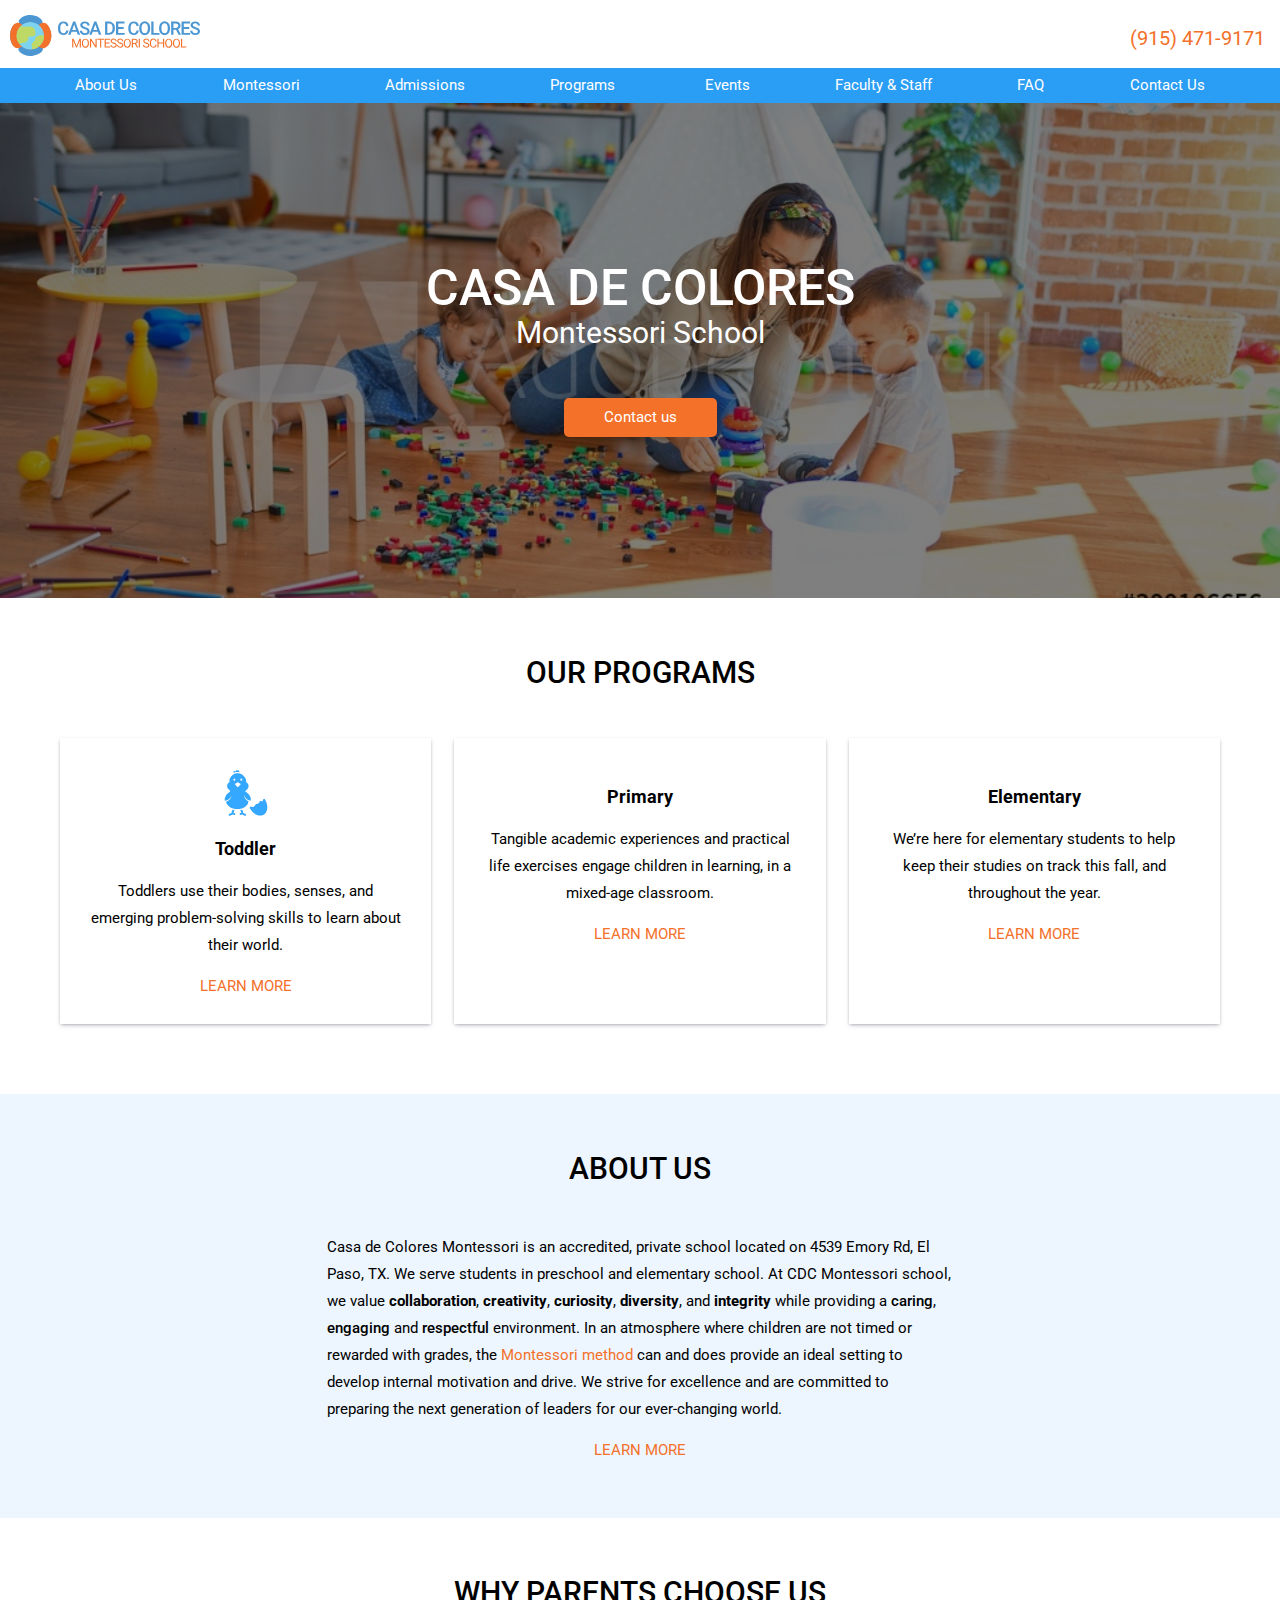
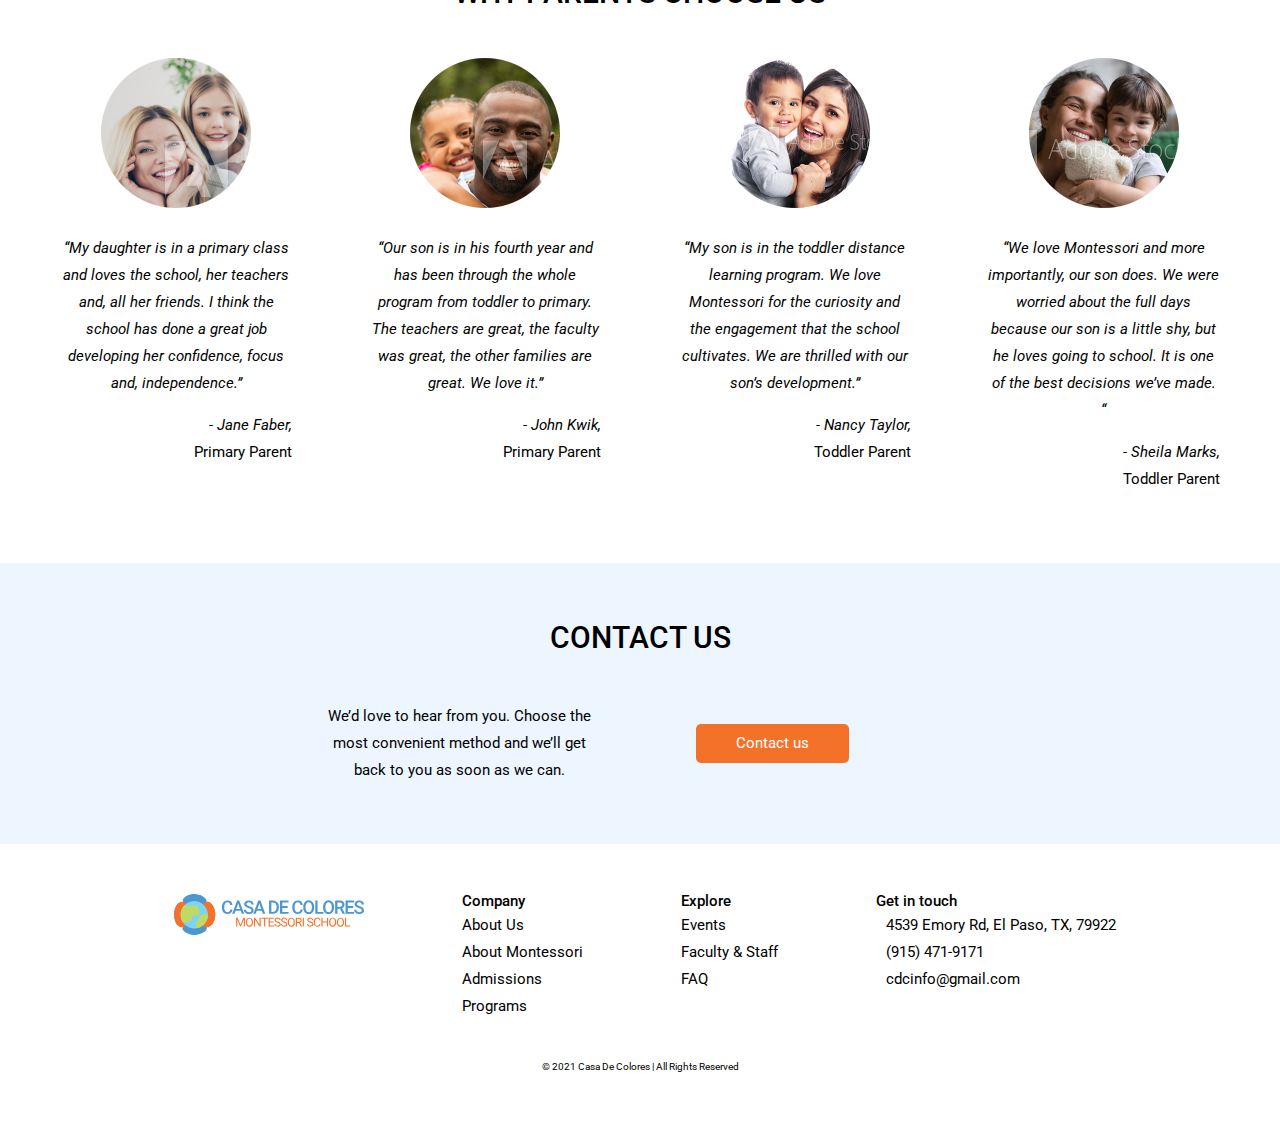
<file: index.html>
<!DOCTYPE html>
<html lang="en">
  <head>
    <meta charset="UTF-8" />
    <meta name="viewport" content="width=device-width, initial-scale=1.0" />
    <meta name="description" content="Casa de Colores Montessori is an accredited, private school located on 4539 Emory Rd, El Paso, TX. We serve toddler, primary and elementary programs."/>
    <title>Casa De Colores</title>
    <link rel="preconnect" href="https://fonts.gstatic.com" />
    <link
      href="https://fonts.googleapis.com/css2?family=Roboto:ital,wght@0,100;0,300;0,400;0,500;0,700;0,900;1,100;1,300;1,400;1,500;1,700;1,900&display=swap"
      rel="stylesheet"
    />
    <link
      rel="stylesheet"
      href="https://pro.fontawesome.com/releases/v5.10.0/css/all.css"
      integrity="sha384-AYmEC3Yw5cVb3ZcuHtOA93w35dYTsvhLPVnYs9eStHfGJvOvKxVfELGroGkvsg+p"
      crossorigin="anonymous"
    />
    <link rel="shortcut icon" type="image/jpg" href="./images/iconCase.png" />
    <link rel="stylesheet" href="./css/main.css" />
  </head>
  <body id="landing">
    <header>
      <nav class="hat">
        <a href="#"><img src="./images/casadelogo_updated.svg" alt="logo" /></a>
        <label for="showMenu" class="showMenu">
          <span class="fa fa-bars" aria-hidden="true"></span
        ></label>
        <input type="checkbox" name="checkbox" id="showMenu" role="button" />
        <p class="phoneNum hiddenOnMobile">(915) 471-9171</p>
        <div class="clearIt"></div>
        <ul class="menu">
          <li><a href="./pages/aboutUs.html">About Us</a></li>
          <li><a href="./pages/montessori.html">Montessori</a></li>
          <li><a href="./pages/admissions.html">Admissions</a></li>
          <li>
            <a>Programs <span class="fas fa-caret-down"></span></a>
            <ul class="dropDown">
              <li><a href="./pages/toddler.html">Toddler</a></li>
              <li><a href="./pages/primary.html">Primary</a></li>
              <li><a href="./pages/elementary.html">Elementary</a></li>
            </ul>
          </li>

          <li><a href="pages/events.html">Events</a></li>
          <li><a href="pages/staff.html">Faculty &amp; Staff</a></li>
          <li><a href="./pages/faq.html">FAQ</a></li>
          <li><a href="./pages/contactUs.html">Contact Us</a></li>
        </ul>
      </nav>
    </header>
    <section class="hero">
      <div class="hero-text">
        <h1>CASA DE COLORES</h1>
        <h2>Montessori School</h2>
        <a href="./pages/contactUs.html" class="button">Contact us</a>
      </div>
    </section>
    <main>
      <section class="programs container" id="programs">
        <h2>OUR PROGRAMS</h2>
        <div>
          <article class="programCard">
            <img src="./images/chick_shell.png" alt="hatched chick" />
            <h4>Toddler</h4>
            <p>
              Toddlers use their bodies, senses, and emerging problem-solving
              skills to learn about their world.
            </p>
            <a href="./pages/toddler.html">LEARN MORE</a>
          </article>
          <article class="programCard">
            <i class="fab fa-earlybirds"></i>
            <h4>Primary</h4>
            <p>
              Tangible academic experiences and practical life exercises engage
              children in learning, in a mixed-age classroom.
            </p>
            <a href="./pages/primary.html">LEARN MORE</a>
          </article>
          <article class="programCard">
            <i class="fas fa-dove"></i>
            <h4>Elementary</h4>
            <p>
              We’re here for elementary students to help keep their studies on
              track this fall, and throughout the year.
            </p>
            <a href="./pages/elementary.html">LEARN MORE</a>
          </article>
        </div>
       
      </section>

      <section class="aboutUs">
        <h2>ABOUT US</h2>
        <p>
          Casa de Colores Montessori is an accredited, private school located on
          4539 Emory Rd, El Paso, TX. We serve students in preschool and
          elementary school. At CDC Montessori school, we value <span class="boldTx"> collaboration</span>,
            <span class="boldTx"> creativity</span>, <span class="boldTx"> curiosity</span>, <span class="boldTx"> diversity</span>, and <span class="boldTx"> integrity </span> while providing a
            <span class="bold500">caring</span>, <span class="bold500">engaging</span> and <span class="bold500">respectful</span> environment. In an atmosphere where
          children are not timed or rewarded with grades, the
          <span class="link"
            ><a href="./pages/montessori.html">Montessori method</a></span
          >
          can and does provide an ideal setting to develop internal motivation
          and drive. We strive for excellence and are committed to preparing the
          next generation of leaders for our ever-changing world.
        </p>
        <a href="./pages/aboutUs.html">LEARN MORE</a>
      </section>
      <section class="testimonies programs container">
        <h2>WHY PARENTS CHOOSE US</h2>
        <div>
          <article>
            <img src="./images/parent1.png" alt="parent 1" />
            <i class="fas fa-quote-right"></i>
            <p>
              “My daughter is in a primary class and loves the school, her
              teachers and, all her friends. I think the school has done a great
              job developing her confidence, focus and, independence.”
            </p>
            <span class="leftTx">
              <p>- Jane Faber,</p>
              <p>Primary Parent</p>
            </span>
          </article>
          <article>
            <img src="./images/parent2.png" alt="parent 2" />
            <i class="fas fa-quote-right"></i>
            <p>
              “Our son is in his fourth year and has been through the whole
              program from toddler to primary. The teachers are great, the
              faculty was great, the other families are great. We love it.”
            </p>
            <span class="leftTx">

              <p>- John Kwik,</p>
              <p>Primary Parent</p>
            </span>
          </article>
          <article>
            <img src="./images/parent3.png" alt="parent 3" />
            <i class="fas fa-quote-right"></i>
            <p>
              “My son is in the toddler distance learning program. We love
              Montessori for the curiosity and the engagement that the school
              cultivates. We are thrilled with our son’s development.”
            </p>
            <span class="leftTx">

              <p>- Nancy Taylor,</p>
              <p>Toddler Parent</p>
            </span>
          </article>
          <article>
            <img src="./images/parent4.png" alt="parent 4" />
            <i class="fas fa-quote-right"></i>
            <p>
              “We love Montessori and more importantly, our son does. We were
              worried about the full days because our son is a little shy, but
              he loves going to school. It is one of the best decisions we’ve
              made. “
            </p>
            <span class="leftTx">
              <p>- Sheila Marks,</p>
              <p>Toddler Parent</p>
            </span>
          </article>
        </div>
      </section>

      <section class="contactUs">
        <h2>CONTACT US</h2>
        <div>
          <p>
            We’d love to hear from you. Choose the most convenient method and
            we’ll get back to you as soon as we can.
          </p>
          <a href="./pages/contactUs.html" class="button">Contact us</a>
        </div>
      </section>
    </main>

    <footer>
      <div class="flexContainer">
        <a href="#" class="hiddenLogo"
          ><img src="./images/casadelogo_updated.svg" alt="logo"
        /></a>
        <div>
          <h5>Company</h5>
          <ul>
            <li><a href="./pages/aboutUs.html">About Us</a></li>
            <li><a href="./pages/montessori.html">About Montessori</a></li>
            <li><a href="./pages/admissions.html">Admissions</a></li>
            <li><a href="#programs">Programs</a></li>
          </ul>
        </div>
        <div>
          <h5>Explore</h5>
          <ul>
            <li><a href="./pages/events.html">Events</a></li>
            <li><a href="./pages/staff.html">Faculty &amp; Staff</a></li>
            <li><a href="./pages/faq.html">FAQ</a></li>
          </ul>
        </div>
        <div>
          <h5>Get in touch</h5>
          <ul>
            <li>
              <a
                href="http://maps.google.com/?q=4539EmoryRd,ElPaso,TX79922"
                target="_blank"
                ><i class="fas fa-school addressIcon"></i> 4539 Emory Rd, El
                Paso, TX, 79922</a
              >
            </li>
            <li>
              <a href=""
                ><i class="fas fa-phone-alt addressIcon"></i> (915) 471-9171</a
              >
            </li>
            <li>
              <a href="mailto:test@gmail.com"
                ><i class="fas fa-envelope addressIcon"></i>
                cdcinfo@gmail.com</a
              >
            </li>
            <li>
              <a
                href="https://www.facebook.com/casadecoloresmontessorischool/"
                target="_blank"
                class="socialLinks"
                ><i class="fab fa-facebook-square"></i>
              </a>
              <a
                href="https://www.youtube.com/watch?v=M-gVvZ0uZRU&ab_channel=LernvideosundVortr%C3%A4ge"
                target="_blank"
                class="socialLinks"
                ><i class="fab fa-youtube"></i
              ></a>
              <a
                href="https://twitter.com/montessoripei?lang=en"
                target="_blank"
                class="socialLinks"
                ><i class="fab fa-twitter-square"></i
              ></a>
            </li>
          </ul>
        </div>
      </div>
      <small>&copy; 2021 Casa De Colores | All Rights Reserved</small>
    </footer>
  </body>
</html>
</file>
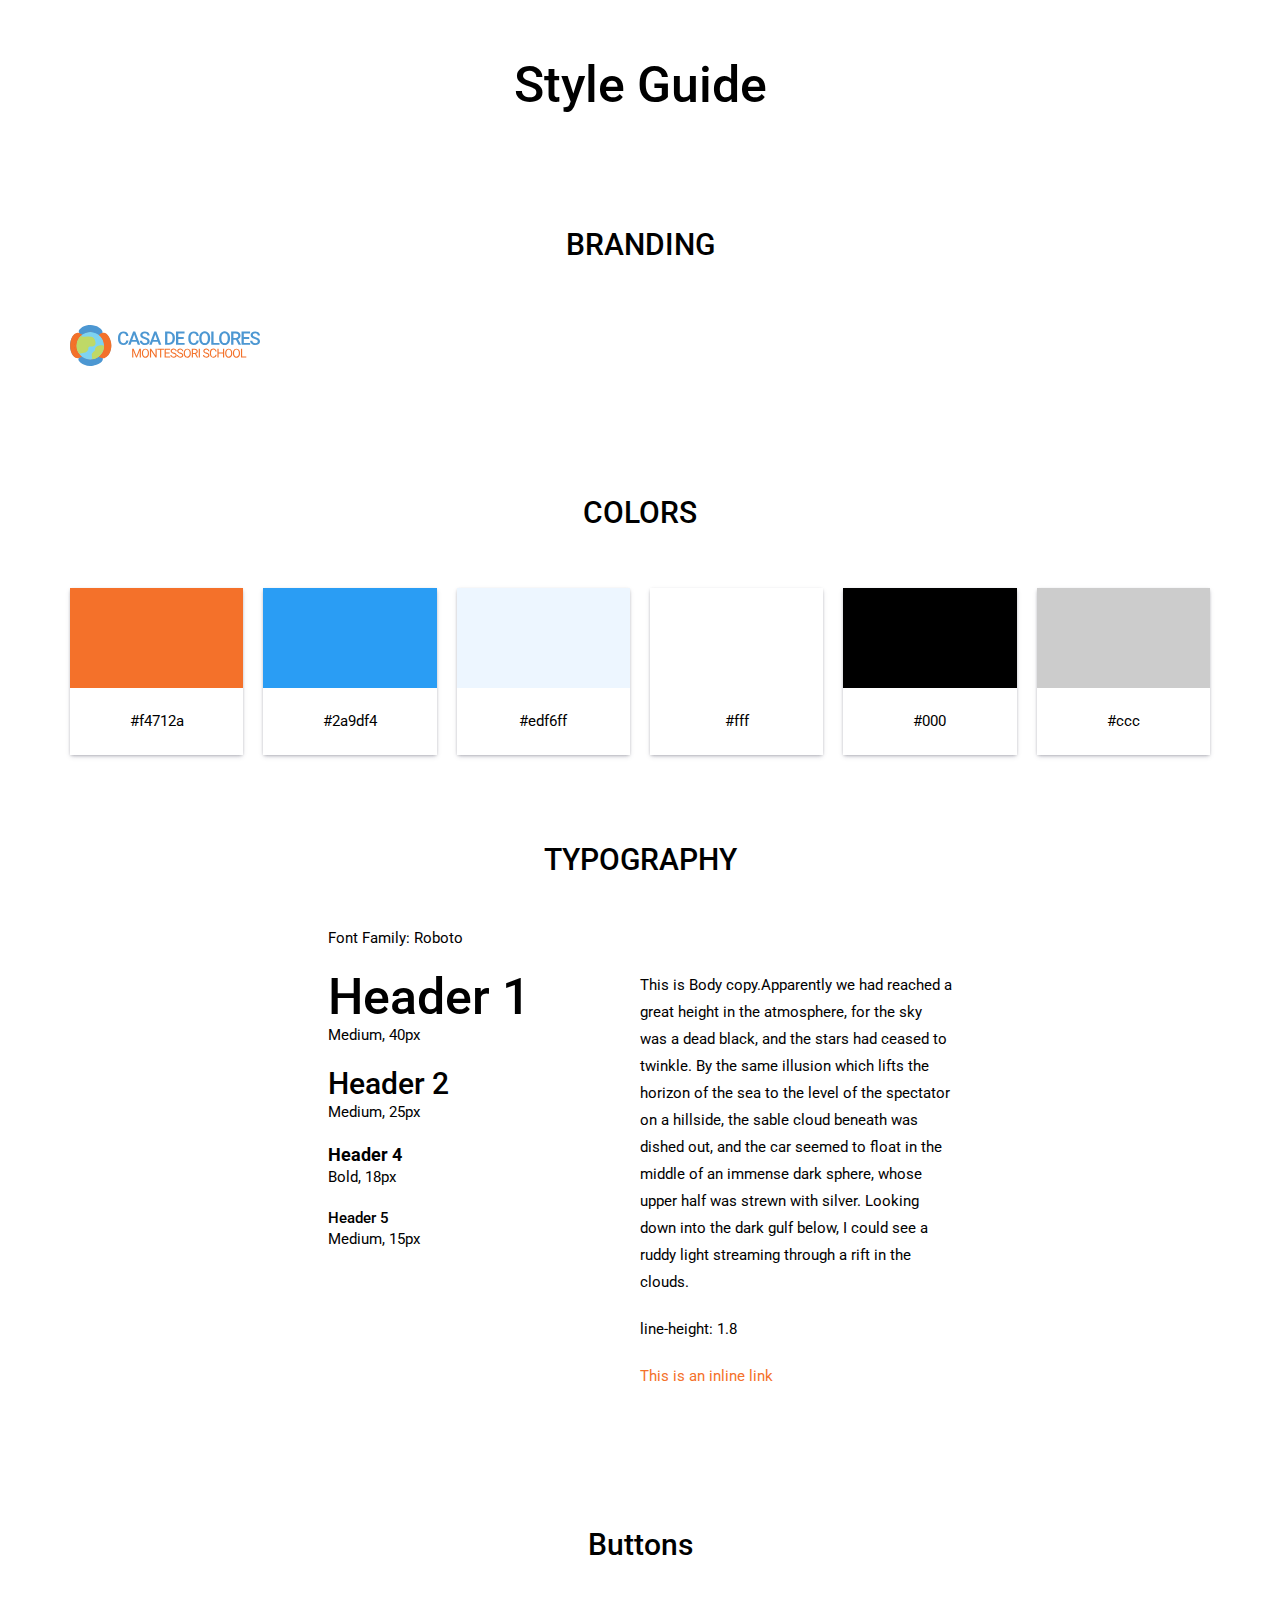
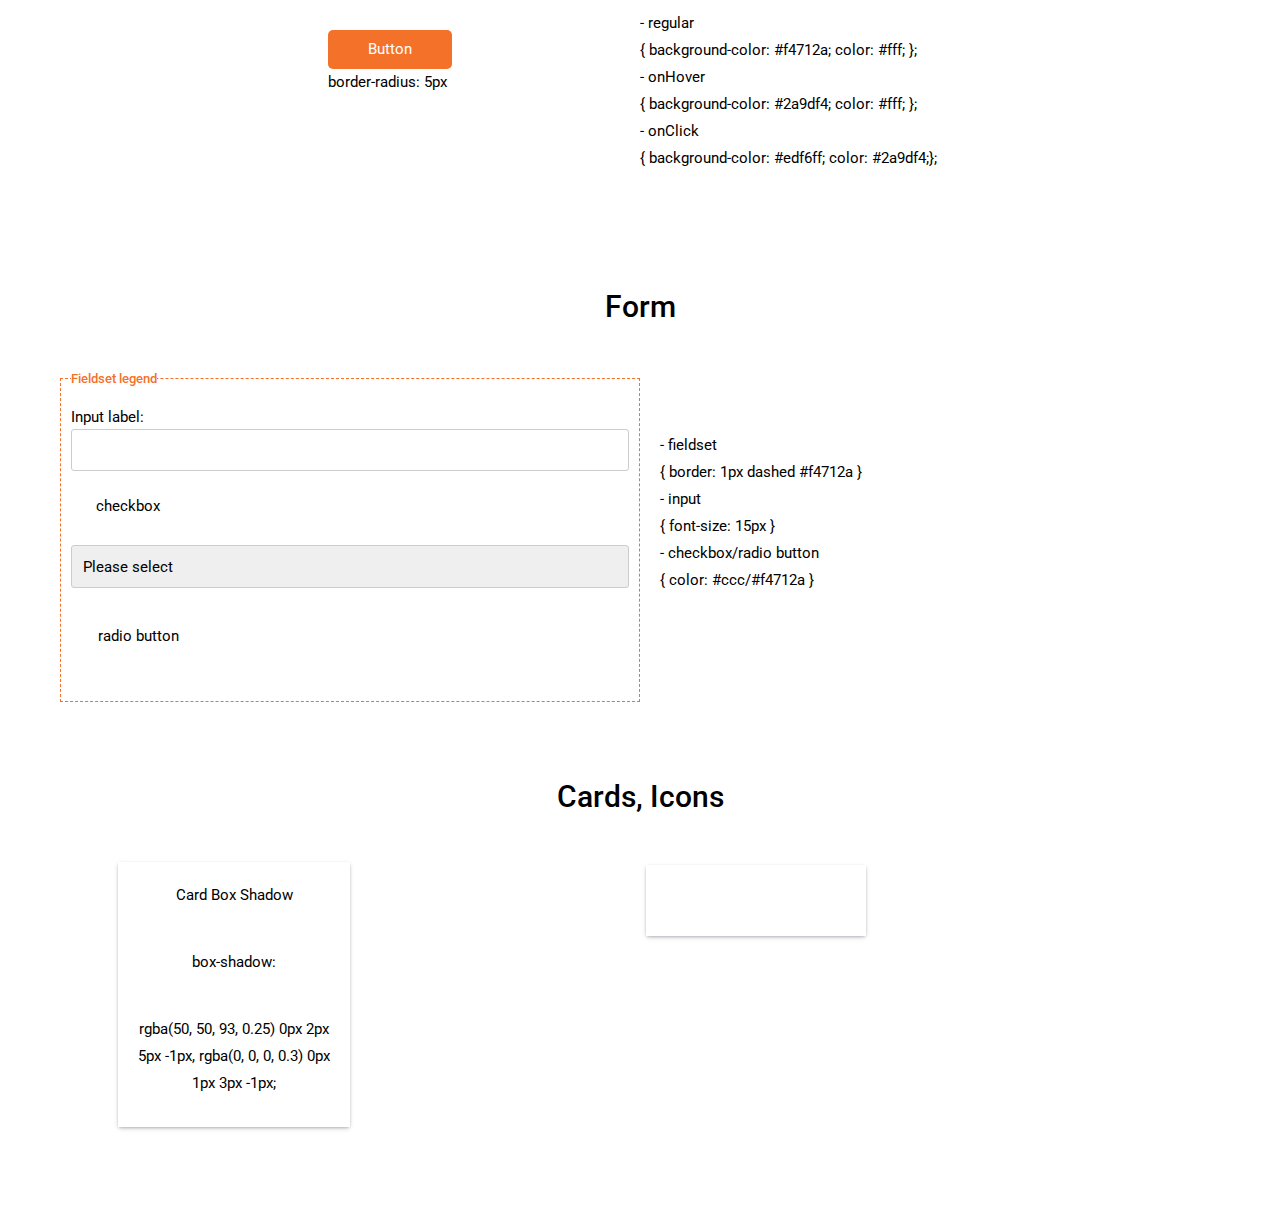
<file: style.html>
<!DOCTYPE html>
<html lang="en">
  <head>
    <meta charset="UTF-8" />
    <meta name="viewport" content="width=device-width, initial-scale=1.0" />
    <title>Style Guide</title>
    <link rel="preconnect" href="https://fonts.gstatic.com" />
    <link
      href="https://fonts.googleapis.com/css2?family=Roboto:ital,wght@0,100;0,300;0,400;0,500;0,700;0,900;1,100;1,300;1,400;1,500;1,700;1,900&display=swap"
      rel="stylesheet"
    />
    <link
      rel="stylesheet"
      href="https://pro.fontawesome.com/releases/v5.10.0/css/all.css"
      integrity="sha384-AYmEC3Yw5cVb3ZcuHtOA93w35dYTsvhLPVnYs9eStHfGJvOvKxVfELGroGkvsg+p"
      crossorigin="anonymous"
    />
    <link rel="shortcut icon" type="image/jpg" href="./images/iconCase.png" />
    <link rel="stylesheet" href="./css/main.css" />
    <style>
      #stylePage .colors .colorCard {
        margin: 10px;
      }
      #stylePage {
        margin: 0 auto;
      }
      #stylePage .hat {
        text-align: left;
      }

      .colorCard p {
        padding: 20px;
      }
      #stylePage .programs div {
        margin-bottom: 0;
      }

      #stylePage #typography article p {
        margin-bottom: 20px;
      }
      .colorCard {
        box-shadow: rgba(50, 50, 93, 0.25) 0px 2px 5px -1px,
          rgba(0, 0, 0, 0.3) 0px 1px 3px -1px;
      }
      .colorCard .bgColor {
        width: 100%;
        height: 100px;
      }
      .orange {
        background-color: #f4712a;
      }
      .blue {
        background-color: #2a9df4;
      }
      .lgBlue {
        background-color: #edf6ff;
      }
      .white {
        background-color: #fff;
      }
      .black {
        background-color: #000;
      }
      .gray {
        background-color: #ccc;
      }
      #stylePage #typography h1,
      #stylePage #typography article h2,
      #stylePage #typography h4,
      #stylePage #typography h5 {
        margin: 0;
        padding: 0;
        text-align: left;
      }
      #typography div {
        margin-top: 20px;
      }
      #typography p,
      #typography span a,
      #button p,
      #styleForm section {
        text-align: left;
      }

      #icons i {
        font-size: 3rem;
        padding-top: 5px;
        color: black;
      }
      #icons .fa-facebook-square,
      .fa-twitter-square,
      .fa-youtube:hover {
        color: #2a9df4;
      }
      #icons .fa-facebook-square:hover,
      .fa-twitter-square:hover {
        color: #f4712a;
      }
      #icons .fa-youtube {
        color: #f4712a;
        margin: 0 15px;
      }

      /* form */
      #stylePage .formSection {
        padding: 0;
      }
      /* dublicated css - remove after contactUs css */
      .formSection input[type="text"],
      .formSection input[type="email"],
      .formSection input[type="tel"],
      .formSection textarea {
        font-size: 1.5rem;
      }

      /* icons */
      .iconStyleCard i {
        margin: 10px;
      }

      .sytleSocialIcons {
        display: flex;
      }

      @media screen and (min-width: 664px) {
        .colorCard {
          width: 20%;
        }
        #typography,
        #button {
          max-width: 664px;
        }
        #typography div,
        #button div,
        #styleForm div,
        #styleCard div {
          display: flex;
          justify-content: center;
        }
        #typography div article,
        #button div article,
        #styleForm div section {
          width: 50%;
          text-align: left;
        }
        #styleForm div {
          justify-content: inherit;
          width: 100%;
        }
        #stylePage .iconStyleCard {
          width: 70%;
        }
      }
    </style>
  </head>
  <body>
    <main id="stylePage" class="container">
      <section>
        <h1>Style Guide</h1>
      </section>
      <section>
        <h2>BRANDING</h2>
        <nav class="hat">
          <img src="./images/casadelogo_updated.svg" alt="logo" />
        </nav>
      </section>
      <section class="programs container colors" id="programs">
        <h2>COLORS</h2>
        <div>
          <article class="colorCard">
            <div class="bgColor orange"></div>
            <p>#f4712a</p>
          </article>
          <article class="colorCard">
            <div class="bgColor blue"></div>
            <p>#2a9df4</p>
          </article>
          <article class="colorCard">
            <div class="bgColor lgBlue"></div>
            <p>#edf6ff</p>
          </article>
          <article class="colorCard">
            <div class="bgColor white"></div>
            <p>#fff</p>
          </article>
          <article class="colorCard">
            <div class="bgColor black"></div>
            <p>#000</p>
          </article>
          <article class="colorCard">
            <div class="bgColor gray"></div>
            <p>#ccc</p>
          </article>
        </div>
      </section>
      <section id="typography">
        <h2>TYPOGRAPHY</h2>
        <p><span> Font Family:</span> Roboto</p>
        <div>
          <article>
            <h1>Header 1</h1>
            <p>Medium, 40px</p>
            <h2>Header 2</h2>
            <p>Medium, 25px</p>
            <h4>Header 4</h4>
            <p>Bold, 18px</p>
            <h5>Header 5</h5>
            <p>Medium, 15px</p>
          </article>
          <article>
            <p>
              This is Body copy.Apparently we had reached a great height in the
              atmosphere, for the sky was a dead black, and the stars had ceased
              to twinkle. By the same illusion which lifts the horizon of the
              sea to the level of the spectator on a hillside, the sable cloud
              beneath was dished out, and the car seemed to float in the middle
              of an immense dark sphere, whose upper half was strewn with
              silver. Looking down into the dark gulf below, I could see a ruddy
              light streaming through a rift in the clouds.
            </p>
            <p>line-height: 1.8</p>
            <p>
              <span class="link"
                ><a href="./pages/montessori.html"
                  >This is an inline link</a
                ></span
              >
            </p>
          </article>
        </div>
      </section>
      <section id="button">
        <h2>Buttons</h2>
        <div>
          <article>
            <a href="#" class="button">Button</a>
            <p>border-radius: 5px</p>
          </article>
          <article>
            <p>- regular</p>
            <p>{ background-color: #f4712a; color: #fff; };</p>
            <p>- onHover</p>
            <p>{ background-color: #2a9df4; color: #fff; };</p>
            <p>- onClick</p>
            <p>{ background-color: #edf6ff; color: #2a9df4;};</p>
          </article>
        </div>
      </section>
      <section id="styleForm" class="container contact">
        <h2>Form</h2>
        <div>
          <section class="formSection">
            <form action="#" id="contact1">
              <fieldset id="fieldset1">
                <legend>Fieldset legend</legend>
                <label for="name">Input label:</label>
                <input type="text" id="name" name="name" required />
                <div class="checks">
                  <div class="checkSelect">
                    <label for="home">
                      <input type="checkbox" id="home" name="home" />
                      <span></span> checkbox</label
                    >
                  </div>
                </div>
                <!-- <div class="double"> -->
                <div id="dropdownM">
                  <div class="mySelect">
                    <select name="select" id="select">
                      <option>Please select</option>
                      <option value="option1">Option 1</option>
                      <option value="option2">Option 2</option>
                      <option value="option3">Option 3</option>
                    </select>
                  </div>
                </div>
                <div class="radioWrapper">
                  <div>
                    <ul class="radioWrap">
                      <li>
                        <label for="currentMember"
                          ><input
                            type="radio"
                            name="preferred"
                            id="currentMember"
                          />
                          <span></span> radio button</label
                        >
                      </li>
                    </ul>
                  </div>
                </div>
              </fieldset>
            </form>
          </section>
          <section>
            <p>- fieldset</p>
            <p>{ border: 1px dashed #f4712a }</p>
            <p>- input</p>
            <p>{ font-size: 15px }</p>
            <p>- checkbox/radio button</p>
            <p>{ color: #ccc/#f4712a }</p>
          </section>
        </div>
      </section>
      <section id="styleCard">
        <h2>Cards, Icons</h2>
        <div>
          <article class="colorCard">
            <p>Card Box Shadow</p>
            <p>box-shadow:</p>
            <p>
              rgba(50, 50, 93, 0.25) 0px 2px 5px -1px, rgba(0, 0, 0, 0.3) 0px
              1px 3px -1px;
            </p>
          </article>
          <article class="iconStyleCard">
            <span class="programCard">
              <i class="fab fa-earlybirds"></i>
              <i class="fas fa-dove"></i>
              <i class="fas fa-route"></i>
              <i class="fas fa-file-alt"></i>
              <i class="far fa-comments"></i>
              <i class="fas fa-envelope-open-text"></i>
              <i class="fas fa-mail-bulk"></i>
              <i class="fas fa-users"></i>
            </span>
            <footer>
              <i class="fas fa-school addressIcon"></i>

              <i class="fas fa-phone-alt addressIcon"></i>

              <i class="fas fa-envelope addressIcon"></i>

              <div class="sytleSocialIcons">
                <a class="socialLinks"
                  ><i class="fab fa-facebook-square"></i
                ></a>

                <a class="socialLinks"><i class="fab fa-youtube"></i></a>

                <a class="socialLinks"><i class="fab fa-twitter-square"></i></a>
              </div>
            </footer>
          </article>
        </div>
      </section>
    </main>
  </body>
</html>
</file>
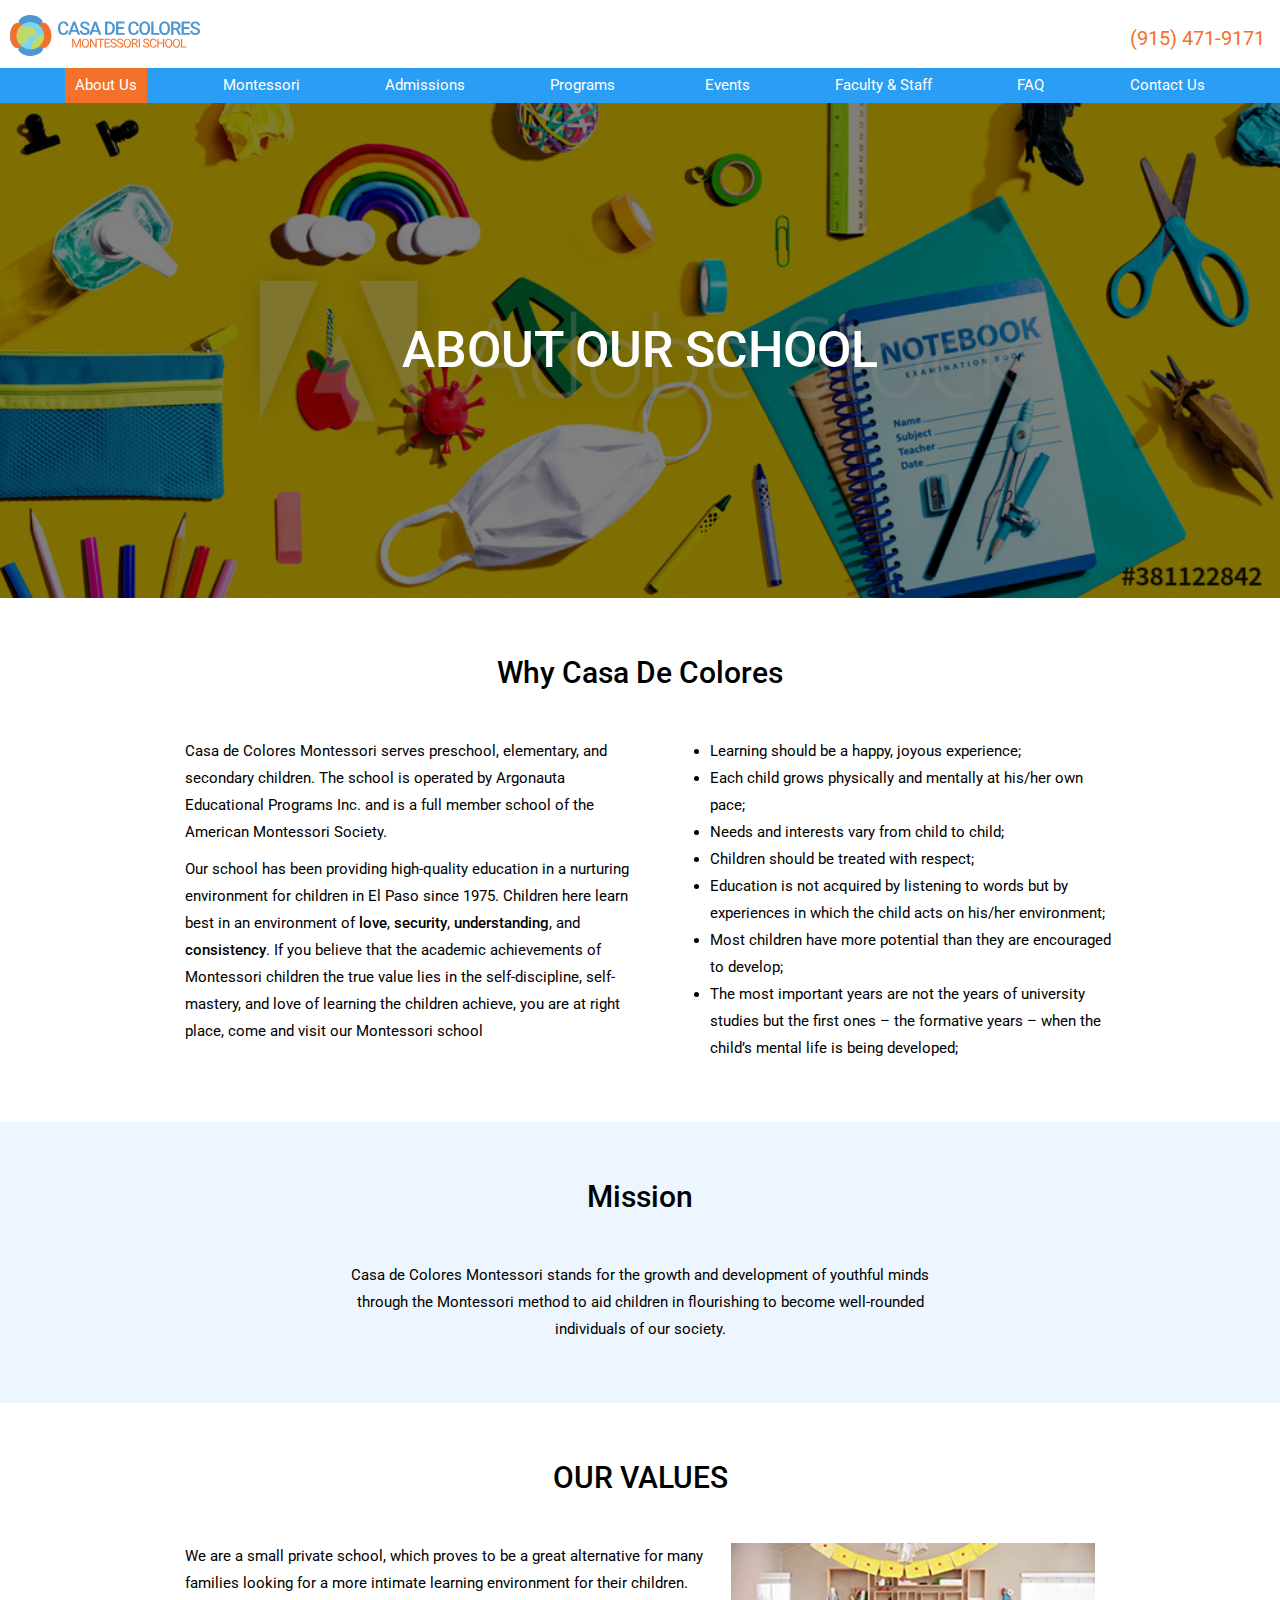
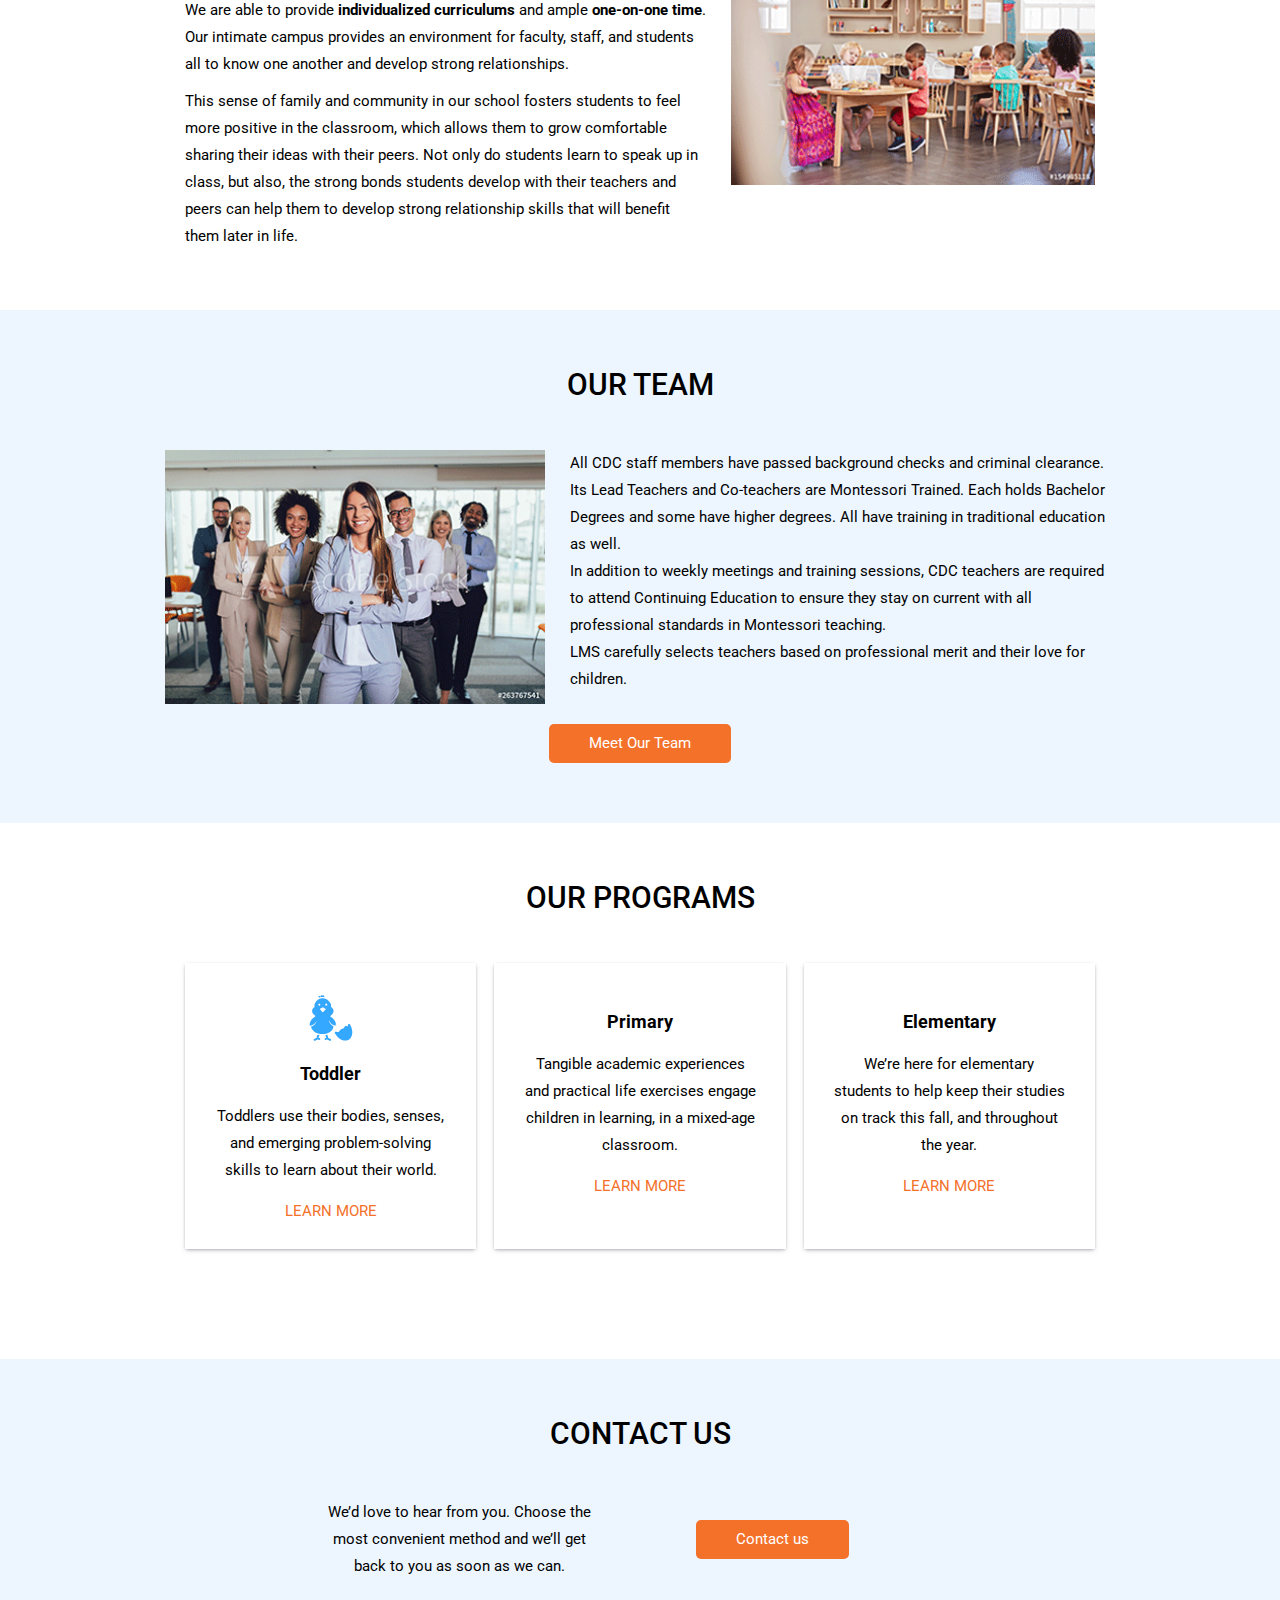
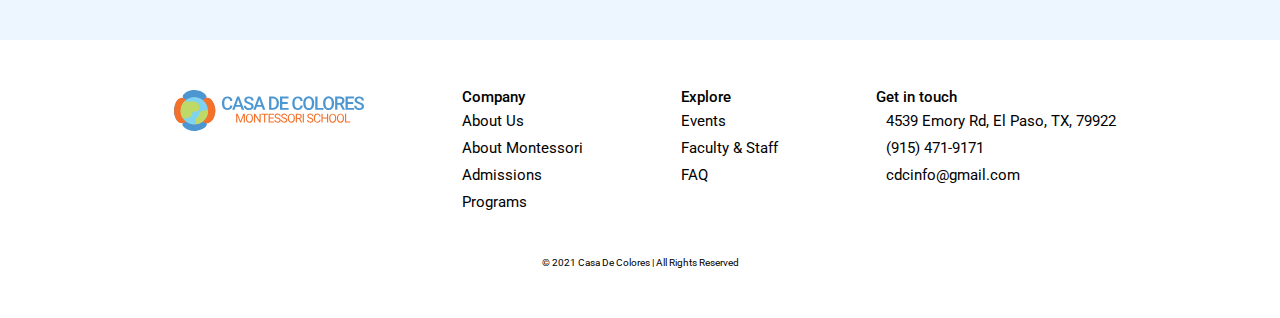
<file: pages/aboutUs.html>
<!DOCTYPE html>
<html lang="en">
  <head>
    <meta charset="UTF-8" />
    <meta name="viewport" content="width=device-width, initial-scale=1.0" />
    <meta name="description" content="Casa de Colores Montessori serves toddler, preschool and elementary children. The school is operated by Argonauta Educational Programs Inc. and is a full member school of the American Montessori Society." />
    <title>About Us</title>
    <link rel="preconnect" href="https://fonts.gstatic.com" />
    <link
      href="https://fonts.googleapis.com/css2?family=Roboto:ital,wght@0,100;0,300;0,400;0,500;0,700;0,900;1,100;1,300;1,400;1,500;1,700;1,900&display=swap"
      rel="stylesheet"
    />
    <link
      rel="stylesheet"
      href="https://pro.fontawesome.com/releases/v5.10.0/css/all.css"
      integrity="sha384-AYmEC3Yw5cVb3ZcuHtOA93w35dYTsvhLPVnYs9eStHfGJvOvKxVfELGroGkvsg+p"
      crossorigin="anonymous"
    />
    <link rel="shortcut icon" type="image/jpg" href="../images/iconCase.png" />
    <link rel="stylesheet" href="../css/main.css" />
  </head>
  <body id="aboutUs">
    <header>
      <nav class="hat">
        <a href="../index.html"
          ><img src="../images/casadelogo_updated.svg" alt="logo"
        /></a>
        <label for="showMenu" class="showMenu">
          <span class="fa fa-bars" aria-hidden="true"></span
        ></label>
        <input type="checkbox" name="checkbox" id="showMenu" role="button" />
        <p class="phoneNum hiddenOnMobile">(915) 471-9171</p>
        <div class="clearIt"></div>
        <ul class="menu">
          <li class="currentPage"><a href="#">About Us</a></li>
          <li><a href="montessori.html">Montessori</a></li>
          <li><a href="admissions.html">Admissions</a></li>
          <li>
            <a>Programs <span class="fas fa-caret-down"></span></a>
            <ul class="dropDown">
              <li><a href="toddler.html">Toddler</a></li>
              <li><a href="primary.html">Primary</a></li>
              <li><a href="elementary.html">Elementary</a></li>
            </ul>
          </li>

          <li><a href="events.html">Events</a></li>
          <li><a href="staff.html">Faculty &amp; Staff</a></li>
          <li><a href="faq.html">FAQ</a></li>
          <li><a href="contactUs.html">Contact Us</a></li>
        </ul>
      </nav>
    </header>
    <section class="hero">
      <div class="hero-text">
        <h1>ABOUT OUR SCHOOL</h1>
      </div>
    </section>

    <main>
      <section class="whyCasa">
        <h2>Why Casa De Colores</h2>
        <div class="aboutDesc">
          <!-- <img src="#" alt="School Image"> -->
          <article>
            <p>
              Casa de Colores Montessori serves preschool, elementary, and
              secondary children. The school is operated by Argonauta
              Educational Programs Inc. and is a full member school of the
              American Montessori Society.
            </p>
<br/>
            <p>
              Our school has been providing high-quality education in a
              nurturing environment for children in El Paso since 1975. Children
              here learn best in an environment of <span class="bold500">love</span>, <span class="bold500">security</span>,
              <span class="bold500">understanding</span>, and <span class="bold500">consistency</span>. If you believe that the academic
              achievements of Montessori children the true value lies in the
              self-discipline, self-mastery, and love of learning the children
              achieve, you are at right place, come and visit our Montessori
              school
            </p>
            <br/>
          </article>
          <article class="keyPoints">
            <ul>
              <li>Learning should be a happy, joyous experience;</li>
              <li>
                Each child grows physically and mentally at his/her own pace;
              </li>
              <li>Needs and interests vary from child to child;</li>
              <li>Children should be treated with respect;</li>
              <li>
                Education is not acquired by listening to words but by
                experiences in which the child acts on his/her environment;
              </li>
              <li>
                Most children have more potential than they are encouraged to
                develop;
              </li>
              <li>
                The most important years are not the years of university studies
                but the first ones – the formative years – when the child’s
                mental life is being developed;
              </li>
            </ul>
          </article>
        </div>
      </section>

      <section class="mission">
        <h2>Mission</h2>
        <p>
          Casa de Colores Montessori stands for the growth and development of
          youthful minds through the Montessori method to aid children in
          flourishing to become well-rounded individuals of our society.
        </p>
      </section>

      <section class="ourValues">
        <h2>OUR VALUES</h2>
        <div class="aboutDesc">
          <article>
            <p>
              We are a small private school, which proves to be a great
              alternative for many families looking for a more intimate learning
              environment for their children. We are able to provide
              <span class="boldTx">individualized curriculums</span> and ample <span class="boldTx">one-on-one time</span>. Our intimate
              campus provides an environment for faculty, staff, and students
              all to know one another and develop strong relationships.</p> <br/> 
              <p>This sense of family and community in our school fosters students to
              feel more positive in the classroom, which allows them to grow
              comfortable sharing their ideas with their peers. Not only do
              students learn to speak up in class, but also, the strong bonds
              students develop with their teachers and peers can help them to
              develop strong relationship skills that will benefit them later in
              life.
            </p>
          </article>
          <img
            src="../images/ourValues.png"
            alt="Image describing school values"
          />
        </div>
      </section>
      <section class="ourTeam">
        <div class="ourTeamContainer">
          <h2>OUR TEAM</h2>
          <div class="aboutDesc">
            <img src="../images/ourTeam.png" alt="Team Image" />
            <article>
              <p>
                All CDC staff members have passed background checks and criminal
                clearance. Its Lead Teachers and Co-teachers are Montessori
                Trained. Each holds Bachelor Degrees and some have higher
                degrees. All have training in traditional education as well.
              </p>
              <p>
                In addition to weekly meetings and training sessions, CDC
                teachers are required to attend Continuing Education to ensure
                they stay on current with all professional standards in
                Montessori teaching.
              </p>
              <p>
                LMS carefully selects teachers based on professional merit and
                their love for children.
              </p>
            </article>
          </div>

          <a href="staff.html" class="button">Meet Our Team</a>
        </div>
      </section>

      <section class="programs">
        <h2>OUR PROGRAMS</h2>
        <div>
          <article class="programCard">
            <img src="../images/chick_shell.png" alt="hatched chick" />
            <h4>Toddler</h4>
            <p>
              Toddlers use their bodies, senses, and emerging problem-solving
              skills to learn about their world.
            </p>
            <a href="toddler.html">LEARN MORE</a>
          </article>
          <article class="programCard">
            <i class="fab fa-earlybirds"></i>
            <h4>Primary</h4>
            <p>
              Tangible academic experiences and practical life exercises engage
              children in learning, in a mixed-age classroom.
            </p>
            <a href="primary.html">LEARN MORE</a>
          </article>
          <article class="programCard">
            <i class="fas fa-dove"></i>
            <h4>Elementary</h4>
            <p>
              We’re here for elementary students to help keep their studies on
              track this fall, and throughout the year.
            </p>
            <a href="elementary.html">LEARN MORE</a>
          </article>
        </div>
      </section>

      <section class="contactUs">
        <h2>CONTACT US</h2>
        <div>
          <p>
            We’d love to hear from you. Choose the most convenient method and
            we’ll get back to you as soon as we can.
          </p>
          <a href="contactUs.html" class="button">Contact us</a>
        </div>
      </section>
    </main>

    <footer>
      <div class="flexContainer">
        <a href="../index.html" class="hiddenLogo"
          ><img src="../images/casadelogo_updated.svg" alt="logo"
        /></a>
        <div>
          <h5>Company</h5>
          <ul>
            <li><a href="aboutUs.html">About Us</a></li>
            <li><a href="montessori.html">About Montessori</a></li>
            <li><a href="admissions.html">Admissions</a></li>
            <li><a href="../index.html#programs">Programs</a></li>
          </ul>
        </div>
        <div>
          <h5>Explore</h5>
          <ul>
            <li><a href="events.html">Events</a></li>
            <li><a href="staff.html">Faculty &amp; Staff</a></li>
            <li><a href="faq.html">FAQ</a></li>
          </ul>
        </div>
        <div>
          <h5>Get in touch</h5>
          <ul>
            <li>
              <a
                href="http://maps.google.com/?q=4539EmoryRd,ElPaso,TX79922"
                target="_blank"
                ><i class="fas fa-school addressIcon"></i> 4539 Emory Rd, El
                Paso, TX, 79922</a
              >
            </li>
            <li>
              <a href=""
                ><i class="fas fa-phone-alt addressIcon"></i> (915) 471-9171</a
              >
            </li>
            <li>
              <a href="mailto:test@gmail.com"
                ><i class="fas fa-envelope addressIcon"></i>
                cdcinfo@gmail.com</a
              >
            </li>
            <li>
              <a
                href="https://www.facebook.com/casadecoloresmontessorischool/"
                target="_blank"
                class="socialLinks"
                ><i class="fab fa-facebook-square"></i>
              </a>
              <a
                href="https://www.youtube.com/watch?v=M-gVvZ0uZRU&ab_channel=LernvideosundVortr%C3%A4ge"
                target="_blank"
                class="socialLinks"
                ><i class="fab fa-youtube"></i
              ></a>
              <a
                href="https://twitter.com/montessoripei?lang=en"
                target="_blank"
                class="socialLinks"
                ><i class="fab fa-twitter-square"></i
              ></a>
            </li>
          </ul>
        </div>
      </div>
      <small>&copy; 2021 Casa De Colores | All Rights Reserved</small>
    </footer>
  </body>
</html>
</file>
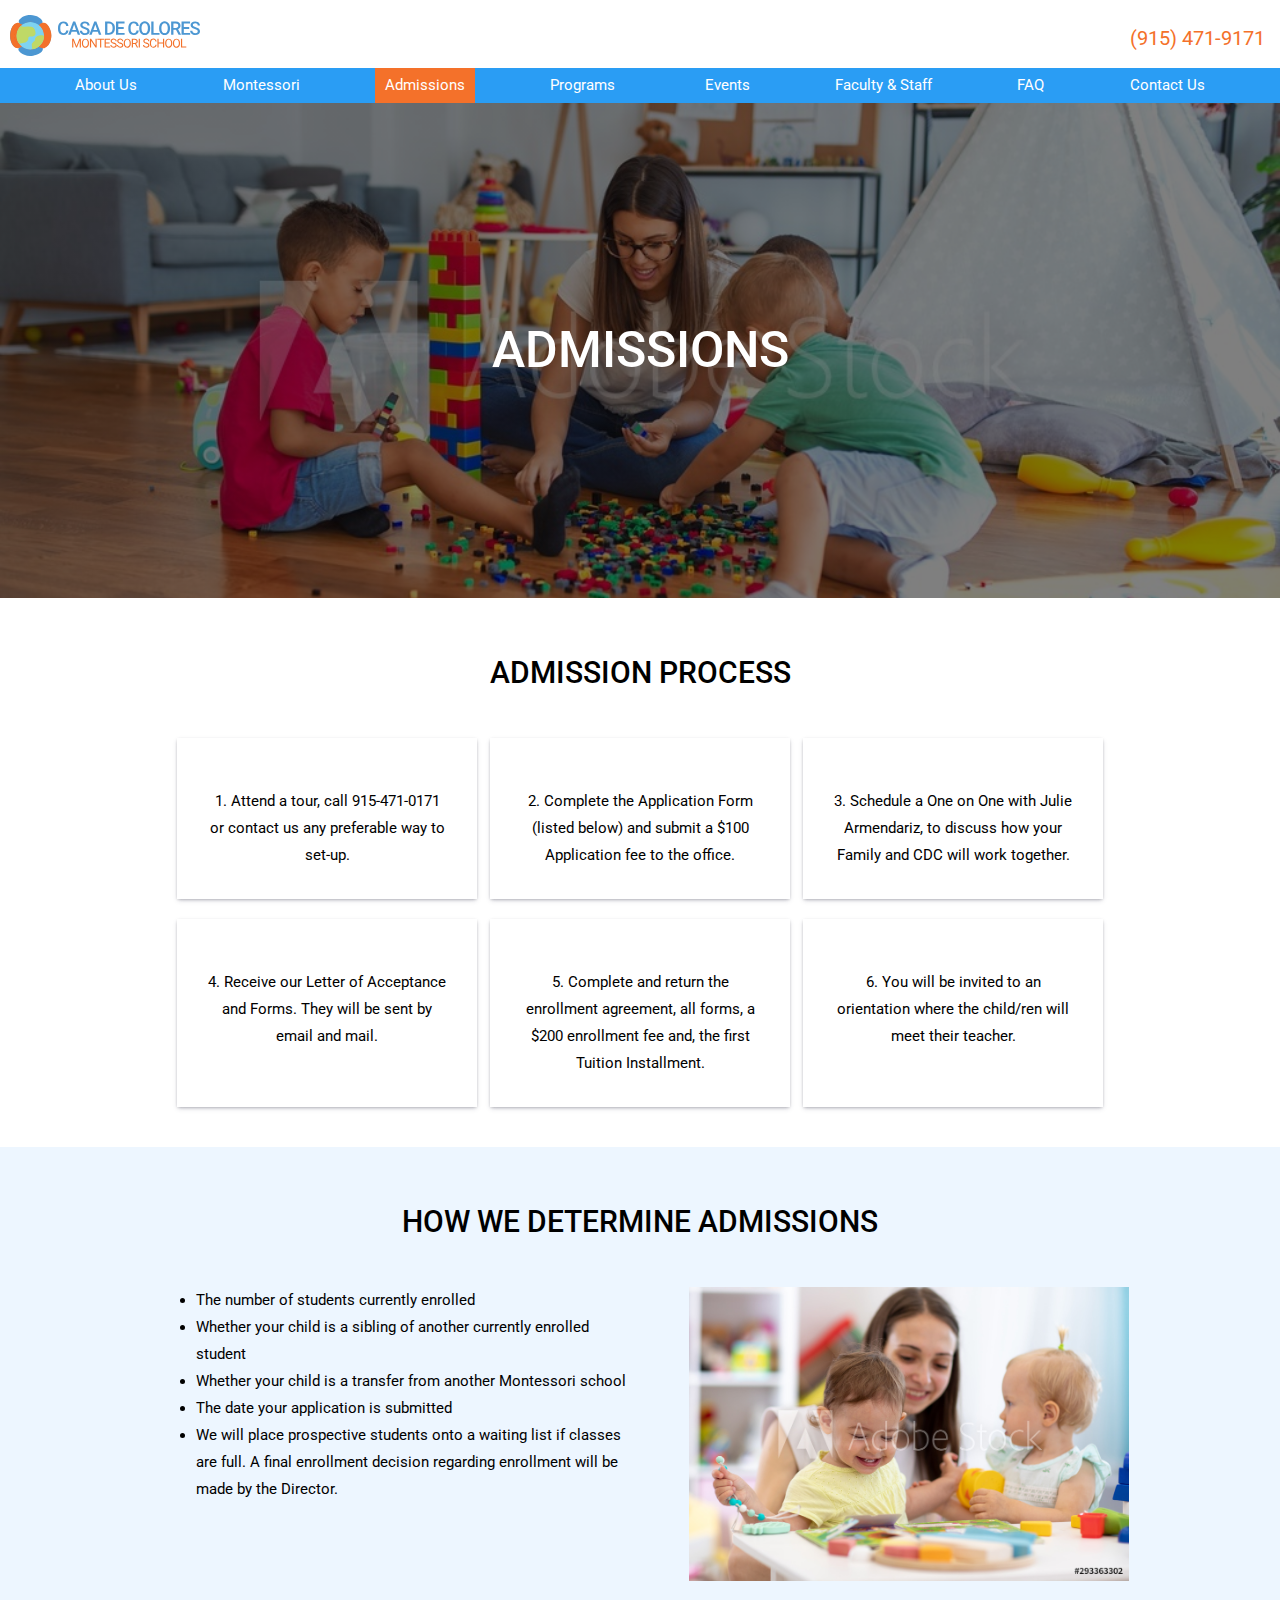
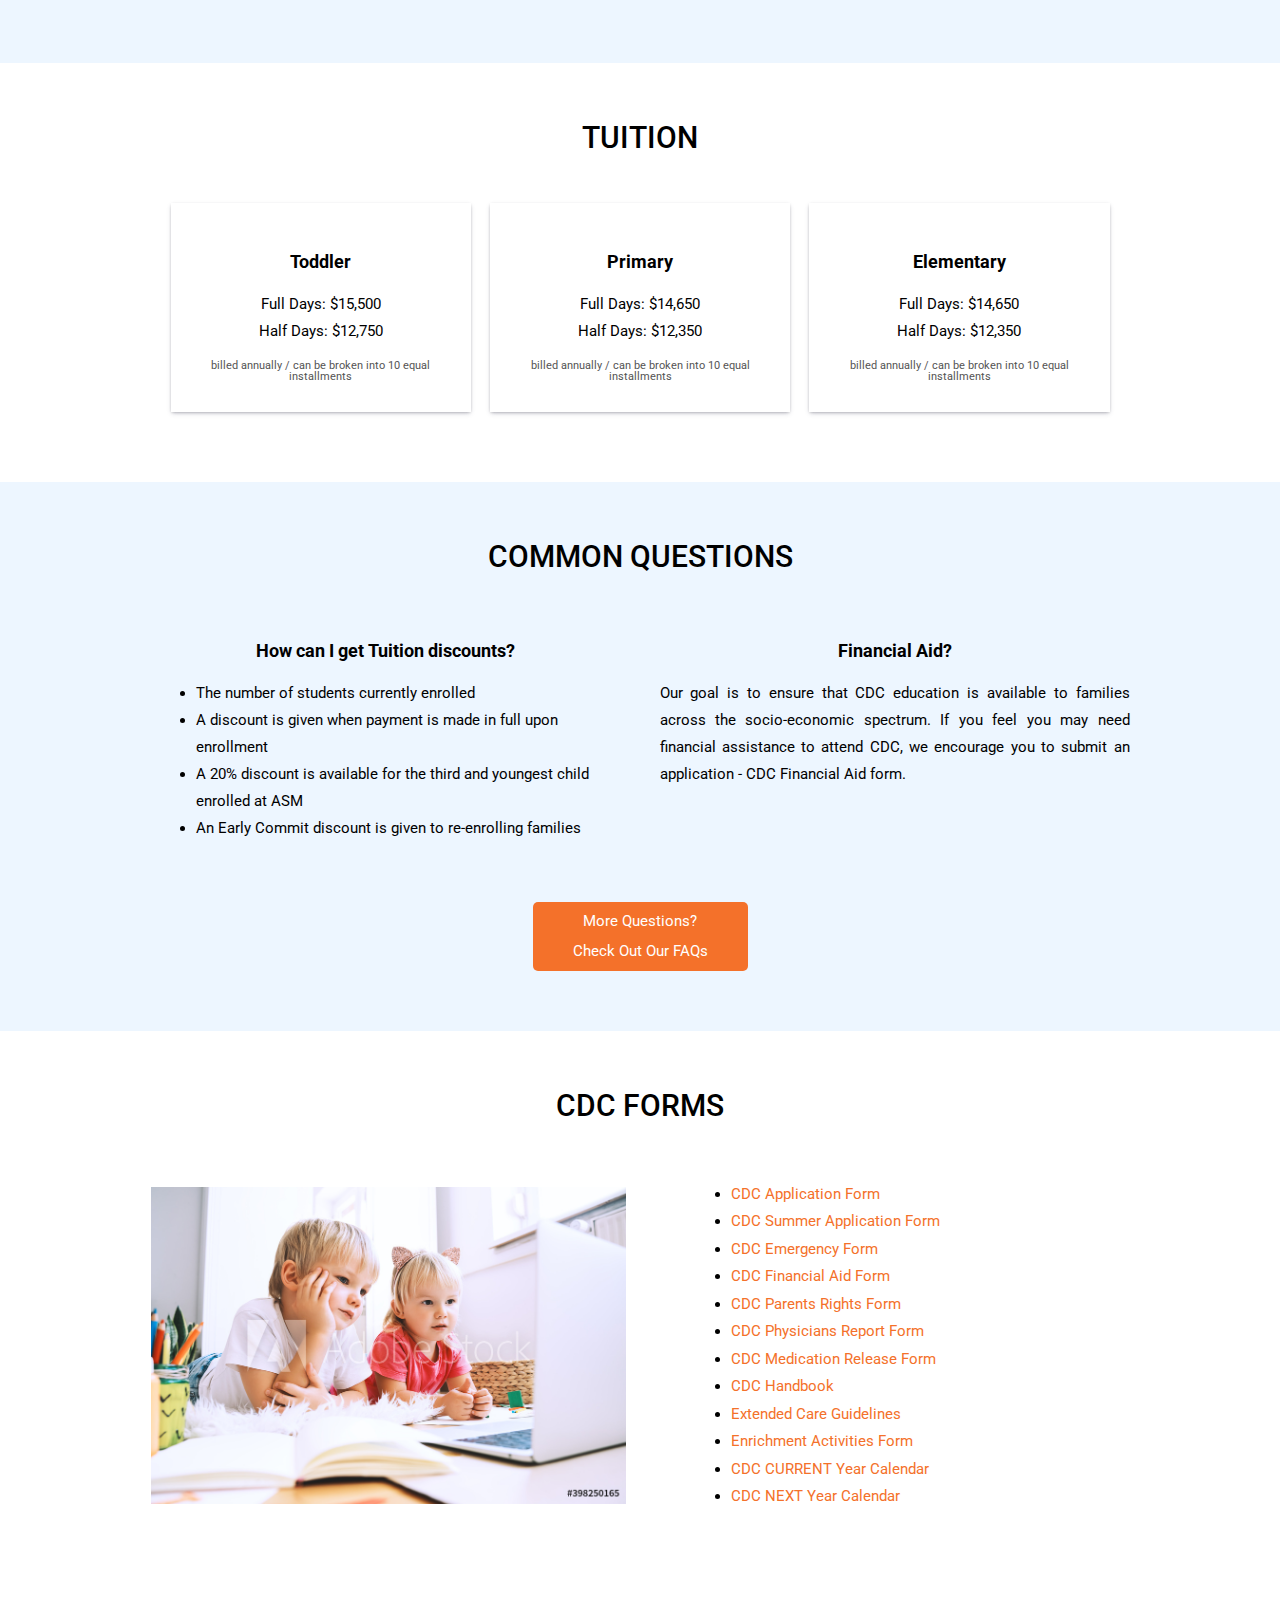
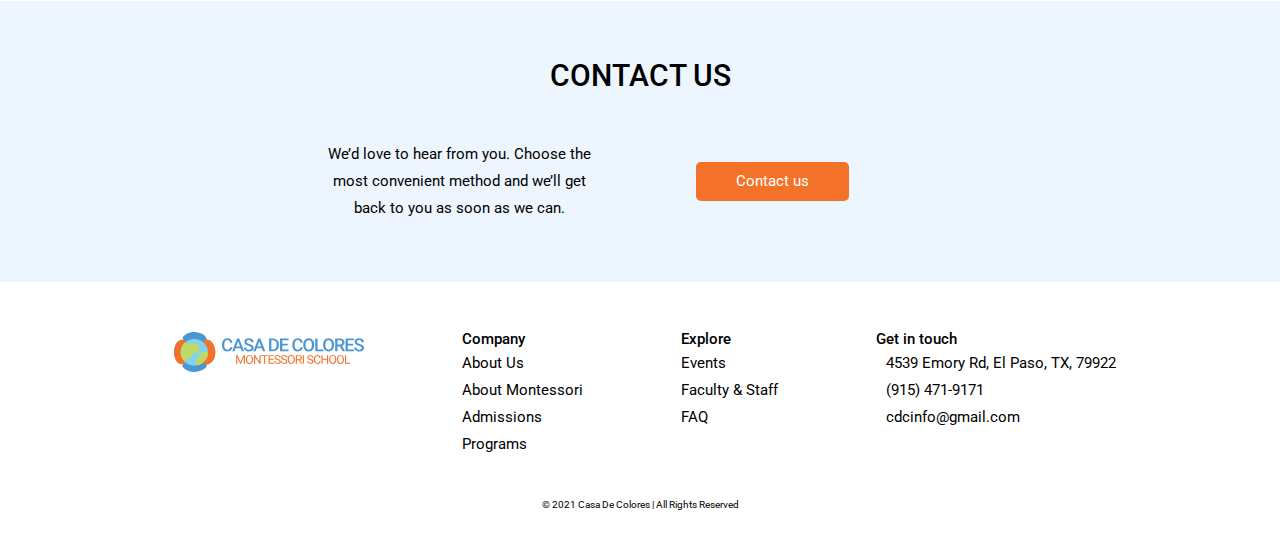
<file: pages/admissions.html>
<!DOCTYPE html>
<html lang="en">
  <head>
    <meta charset="UTF-8" />
    <meta name="viewport" content="width=device-width, initial-scale=1.0" />
    <meta name="description" content="Casa de Colores Montessori is currently enrolling new students. Admission process is simple. We offer programs for toddler, primary and elementary. Download applications and submit. We will place prospective students onto a waiting list if classes are full." />
    <title>Admissions</title>
    <link rel="preconnect" href="https://fonts.gstatic.com" />
    <link
      href="https://fonts.googleapis.com/css2?family=Roboto:ital,wght@0,100;0,300;0,400;0,500;0,700;0,900;1,100;1,300;1,400;1,500;1,700;1,900&display=swap"
      rel="stylesheet"
    />
    <link
      rel="stylesheet"
      href="https://pro.fontawesome.com/releases/v5.10.0/css/all.css"
      integrity="sha384-AYmEC3Yw5cVb3ZcuHtOA93w35dYTsvhLPVnYs9eStHfGJvOvKxVfELGroGkvsg+p"
      crossorigin="anonymous"
    />
    <link rel="shortcut icon" type="image/jpg" href="../images/iconCase.png" />
    <link rel="stylesheet" href="../css/main.css" />
  </head>
  <body id="admissions">
    <header>
      <nav class="hat">
        <a href="../index.html"
          ><img src="../images/casadelogo_updated.svg" alt="logo"
        /></a>
        <label for="showMenu" class="showMenu">
          <span class="fa fa-bars" aria-hidden="true"></span
        ></label>
        <input type="checkbox" name="checkbox" id="showMenu" role="button" />
        <p class="phoneNum hiddenOnMobile">(915) 471-9171</p>
        <div class="clearIt"></div>
        <ul class="menu">
          <li><a href="aboutUs.html">About Us</a></li>
          <li><a href="montessori.html">Montessori</a></li>
          <li class="currentPage"><a href="#">Admissions</a></li>
          <li>
            <a>Programs <span class="fas fa-caret-down"></span></a>
            <ul class="dropDown">
              <li><a href="toddler.html">Toddler</a></li>
              <li><a href="primary.html">Primary</a></li>
              <li><a href="elementary.html">Elementary</a></li>
            </ul>
          </li>

          <li><a href="events.html">Events</a></li>
          <li><a href="staff.html">Faculty &amp; Staff</a></li>
          <li><a href="faq.html">FAQ</a></li>
          <li><a href="contactUs.html">Contact Us</a></li>
        </ul>
      </nav>
    </header>

    <section class="hero">
      <div class="hero-text">
        <h1>ADMISSIONS</h1>
      </div>
    </section>

    <main>
      <section class="admission container">
        <h2>ADMISSION PROCESS</h2>
        <div>
          <article class="programCard">
            <h4><i class="fas fa-route"></i></h4>

            <p>
              1. Attend a tour, call 915-471-0171 or contact us any preferable
              way to set-up.
            </p>
          </article>
          <article class="programCard">
            <h4><i class="fas fa-file-alt"></i></h4>
            <p>
              2. Complete the Application Form (listed below) and submit a $100
              Application fee to the office.
            </p>
          </article>
          <article class="programCard">
            <h4><i class="far fa-comments"></i></h4>
            <p>
              3. Schedule a One on One with Julie Armendariz, to discuss how
              your Family and CDC will work together.
            </p>
          </article>
          <article class="programCard">
            <h4><i class="fas fa-envelope-open-text"></i></h4>
            <p></p>
            <p>
              4. Receive our Letter of Acceptance and Forms. They will be sent
              by email and mail.
            </p>
          </article>

          <!-- <article class="programCard">
            <h4><i class="fas fa-envelope-open-text"></i></h4>
            <p>4. Receive our Letter of Acceptance and Forms.</p>
          </article> -->
          <article class="programCard">
            <h4><i class="fas fa-mail-bulk"></i></h4>
            <p>
              5. Complete and return the enrollment agreement, all forms, a $200
              enrollment fee and, the first Tuition Installment.
            </p>
          </article>
          <article class="programCard">
            <h4><i class="fas fa-users"></i></h4>
            <p>
              6. You will be invited to an orientation where the child/ren will
              meet their teacher.
            </p>
          </article>
        </div>
      </section>

      <section class="lightBlueBg">
        <h2>HOW WE DETERMINE ADMISSIONS</h2>
        <div class="twoCols container">
          <ul class="ulStyles">
            <li>The number of students currently enrolled</li>
            <li>
              Whether your child is a sibling of another currently enrolled
              student
            </li>
            <li>
              Whether your child is a transfer from another Montessori school
            </li>
            <li>The date your application is submitted</li>
            <li>
              We will place prospective students onto a waiting list if classes
              are full. A final enrollment decision regarding enrollment will be
              made by the Director.
            </li>
          </ul>
          <div class="imgParent hiddenOnMobile">
            <img src="../images/adm2.jpeg" alt="teacher with toddlers" />
          </div>
        </div>
      </section>

      <section class="programs container">
        <h2>TUITION</h2>
        <div>
          <article class="programCard">
            <h4>Toddler</h4>
            <p>Full Days: $15,500</p>
            <p>Half Days: $12,750</p>
            <p class="cardSmText">
              billed annually / can be broken into 10 equal installments
            </p>
          </article>
          <article class="programCard">
            <h4>Primary</h4>
            <p>Full Days: $14,650</p>
            <p>Half Days: $12,350</p>
            <p class="cardSmText">
              billed annually / can be broken into 10 equal installments
            </p>
          </article>
          <article class="programCard">
            <h4>Elementary</h4>
            <p>Full Days: $14,650</p>
            <p>Half Days: $12,350</p>
            <p class="cardSmText">
              billed annually / can be broken into 10 equal installments
            </p>
          </article>
        </div>
      </section>
      <section class="lightBlueBg">
        <h2>COMMON QUESTIONS</h2>
        <div class="quesCols container">
          <article>
            <h4>How can I get Tuition discounts?</h4>
            <ul class="ulStyles">
              <li>The number of students currently enrolled</li>
              <li>
                A discount is given when payment is made in full upon enrollment
              </li>
              <li>
                A 20% discount is available for the third and youngest child
                enrolled at ASM
              </li>
              <li>
                An Early Commit discount is given to re-enrolling families
              </li>
            </ul>
          </article>
          <article>
            <h4>Financial Aid?</h4>
            <p>
              Our goal is to ensure that CDC education is available to families
              across the socio-economic spectrum. If you feel you may need
              financial assistance to attend CDC, we encourage you to submit an
              application - CDC Financial Aid form.
            </p>
          </article>
        </div>
        <a href="faq.html" class="button">
          More Questions?<br /><br />
          Check Out Our FAQs</a
        >
      </section>

      <section class="forms">
        <h2>CDC FORMS</h2>
        <div class="twoCols container">
          <div class="imgParent hiddenOnMobile">
            <img src="../images/kids.jpeg" alt="teacher with toddlers" />
          </div>
          <ul class="ulStyles">
            <li>
              <a
                href="https://www.mcleanmontessori.org/sites/default/files/Medication%20Administration%20Form.pdf"
                target="_blank"
                >CDC Application Form</a
              >
            </li>
            <li>
              <a
                href="https://www.mcleanmontessori.org/sites/default/files/Medication%20Administration%20Form.pdf"
                target="_blank"
                >CDC Summer Application Form</a
              >
            </li>
            <li>
              <a
                href="https://www.mcleanmontessori.org/sites/default/files/Medication%20Administration%20Form.pdf"
                target="_blank"
                >CDC Emergency Form</a
              >
            </li>
            <li>
              <a
                href="https://www.mcleanmontessori.org/sites/default/files/Medication%20Administration%20Form.pdf"
                target="_blank"
                >CDC Financial Aid Form</a
              >
            </li>
            <li>
              <a
                href="https://www.mcleanmontessori.org/sites/default/files/Medication%20Administration%20Form.pdf"
                target="_blank"
                >CDC Parents Rights Form</a
              >
            </li>
            <li>
              <a
                href="https://www.mcleanmontessori.org/sites/default/files/Medication%20Administration%20Form.pdf"
                target="_blank"
                >CDC Physicians Report Form</a
              >
            </li>
            <li>
              <a
                href="https://www.mcleanmontessori.org/sites/default/files/Medication%20Administration%20Form.pdf"
                target="_blank"
                >CDC Medication Release Form</a
              >
            </li>
            <li>
              <a
                href="https://www.mcleanmontessori.org/sites/default/files/Medication%20Administration%20Form.pdf"
                target="_blank"
                >CDC Handbook</a
              >
            </li>
            <li>
              <a
                href="https://www.mcleanmontessori.org/sites/default/files/Medication%20Administration%20Form.pdf"
                target="_blank"
                >Extended Care Guidelines</a
              >
            </li>
            <li>
              <a
                href="https://www.mcleanmontessori.org/sites/default/files/Medication%20Administration%20Form.pdf"
                target="_blank"
                >Enrichment Activities Form</a
              >
            </li>
            <li>
              <a
                href="https://www.mcleanmontessori.org/sites/default/files/Medication%20Administration%20Form.pdf"
                target="_blank"
                >CDC CURRENT Year Calendar</a
              >
            </li>
            <li>
              <a
                href="https://www.mcleanmontessori.org/sites/default/files/Medication%20Administration%20Form.pdf"
                target="_blank"
                >CDC NEXT Year Calendar</a
              >
            </li>
          </ul>
        </div>
      </section>

      <section class="contactUs">
        <h2>CONTACT US</h2>
        <div>
          <p>
            We’d love to hear from you. Choose the most convenient method and
            we’ll get back to you as soon as we can.
          </p>
          <a href="contactUs.html" class="button">Contact us</a>
        </div>
      </section>
    </main>

    <footer>
      <div class="flexContainer">
        <a href="../index.html" class="hiddenLogo"
          ><img src="../images/casadelogo_updated.svg" alt="logo"
        /></a>
        <div>
          <h5>Company</h5>
          <ul>
            <li><a href="aboutUs.html">About Us</a></li>
            <li><a href="montessori.html">About Montessori</a></li>
            <li><a href="#">Admissions</a></li>
            <li><a href="../index.html#programs">Programs</a></li>
          </ul>
        </div>
        <div>
          <h5>Explore</h5>
          <ul>
            <li><a href="events.html">Events</a></li>
            <li><a href="staff.html">Faculty &amp; Staff</a></li>
            <li><a href="faq.html">FAQ</a></li>
          </ul>
        </div>
        <div>
          <h5>Get in touch</h5>
          <ul>
            <li>
              <a
                href="http://maps.google.com/?q=4539EmoryRd,ElPaso,TX79922"
                target="_blank"
                ><i class="fas fa-school addressIcon"></i> 4539 Emory Rd, El
                Paso, TX, 79922</a
              >
            </li>
            <li>
              <a href=""
                ><i class="fas fa-phone-alt addressIcon"></i> (915) 471-9171</a
              >
            </li>
            <li>
              <a href="mailto:test@gmail.com"
                ><i class="fas fa-envelope addressIcon"></i>
                cdcinfo@gmail.com</a
              >
            </li>
            <li>
              <a
                href="https://www.facebook.com/casadecoloresmontessorischool/"
                target="_blank"
                class="socialLinks"
                ><i class="fab fa-facebook-square"></i>
              </a>
              <a
                href="https://www.youtube.com/watch?v=M-gVvZ0uZRU&ab_channel=LernvideosundVortr%C3%A4ge"
                target="_blank"
                class="socialLinks"
                ><i class="fab fa-youtube"></i
              ></a>
              <a
                href="https://twitter.com/montessoripei?lang=en"
                target="_blank"
                class="socialLinks"
                ><i class="fab fa-twitter-square"></i
              ></a>
            </li>
          </ul>
        </div>
      </div>
      <small>&copy; 2021 Casa De Colores | All Rights Reserved</small>
    </footer>
  </body>
</html>
</file>
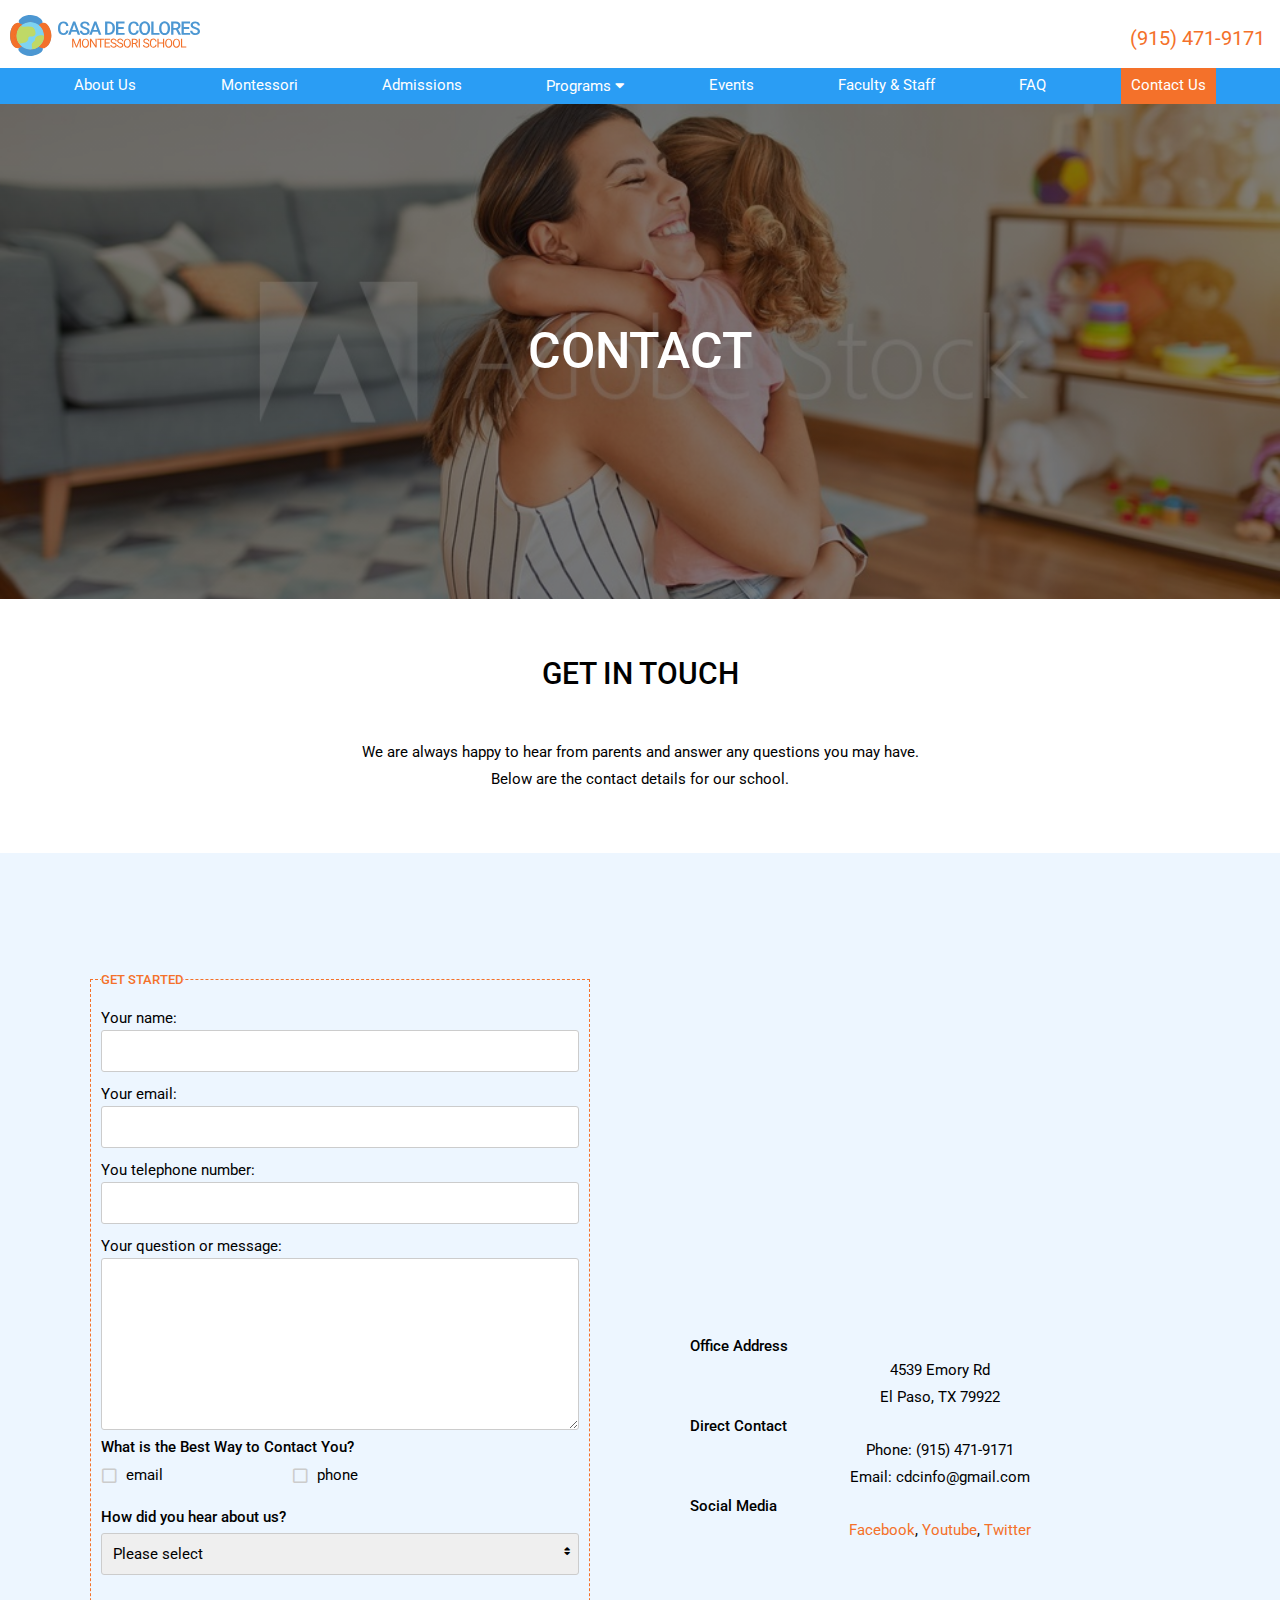
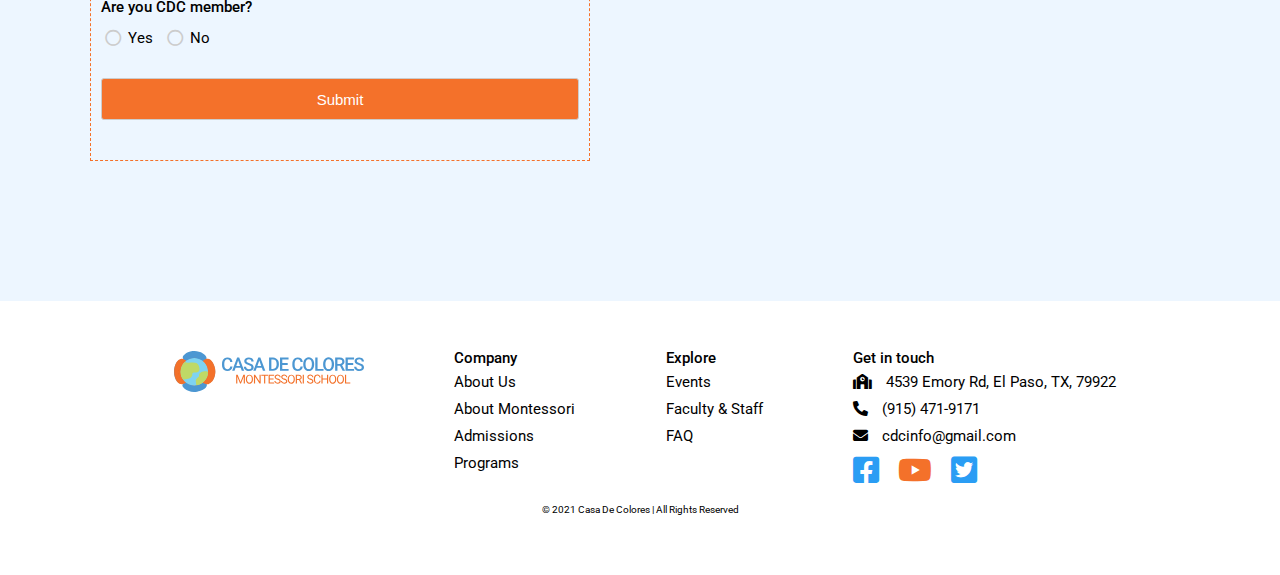
<file: pages/contactUs.html>
<!DOCTYPE html>
<html lang="en">
  <head>
    <meta charset="UTF-8" />
    <meta name="viewport" content="width=device-width, initial-scale=1.0" />
    <meta name="description" content="Casa de colores is  always happy to hear from parents and answer any questions. We are located on 4539 Emory Rd, El Paso, TX. Reach us on (915) 471-9171." />
    <title>Contact Us</title>
    <link rel="preconnect" href="https://fonts.gstatic.com" />
    <link
      href="https://fonts.googleapis.com/css2?family=Roboto:ital,wght@0,100;0,300;0,400;0,500;0,700;0,900;1,100;1,300;1,400;1,500;1,700;1,900&display=swap"
      rel="stylesheet"
    />
    <link rel="stylesheet" href="https://cdnjs.cloudflare.com/ajax/libs/font-awesome/5.15.1/css/all.min.css" type="text/css">
    <link rel="shortcut icon" type="image/jpg" href="../images/iconCase.png" />
    <link rel="stylesheet" href="../css/main.css" />
  </head>
  <body id="contactUs">
    <header>
      <nav class="hat">
        <a href="../index.html"
          ><img src="../images/casadelogo_updated.svg" alt="logo"
        /></a>
        <label for="showMenu" class="showMenu">
          <span class="fa fa-bars" aria-hidden="true"></span
        ></label>
        <input type="checkbox" name="checkbox" id="showMenu" role="button" />
        <p class="phoneNum hiddenOnMobile">(915) 471-9171</p>
        <div class="clearIt"></div>
        <ul class="menu">
          <li><a href="aboutUs.html">About Us</a></li>
          <li><a href="montessori.html">Montessori</a></li>
          <li><a href="admissions.html">Admissions</a></li>
          <li>
            <a>Programs <span class="fas fa-caret-down"></span></a>
            <ul class="dropDown">
              <li><a href="toddler.html">Toddler</a></li>
              <li><a href="primary.html">Primary</a></li>
              <li><a href="elementary.html">Elementary</a></li>
            </ul>
          </li>

          <li><a href="events.html">Events</a></li>
          <li><a href="staff.html">Faculty &amp; Staff</a></li>
          <li><a href="faq.html">FAQ</a></li>
          <li class="currentPage"><a>Contact Us</a></li>
        </ul>
      </nav>
    </header>
    <section class="hero">
      <div class="hero-text">
        <h1>CONTACT</h1>
      </div>
    </section>

    <main class="contact">
      <section class="maxWidth">
        <h2>GET IN TOUCH</h2>
        <p>
          We are always happy to hear from parents and answer any questions you
          may have. Below are the contact details for our school.
        </p>
      </section>
      <section class="lightBlueBg">
        <div class="m_twoCol container">
          <section class="formSection">
            <form action="#" id="contact1">
              <fieldset id="fieldset1">
                <legend>GET STARTED</legend>
                <label for="name">Your name:</label>
                <input type="text" id="name" name="name" required />

                <label for="email">Your email:</label>
                <input type="email" id="email" name="name" required />

                <label for="tel">You telephone number:</label>
                <input type="tel" id="tel" name="phone" required />

                <label for="msg">Your question or message:</label>
                <textarea name="msg" cols="30" rows="10" id="msg"></textarea>

                <h5>What is the Best Way to Contact You?</h5>
                <div class="checks">
                  <div class="checkSelect">
                    <label for="home">
                      <input type="checkbox" id="home" name="home" />
                      <span></span> email</label
                    >
                  </div>
                  <div class="checkSelect">
                    <label for="treehouse">
                      <input type="checkbox" id="treehouse" name="treehouse" />
                      <span></span> phone</label
                    >
                  </div>
                </div>
                <!-- <div class="double"> -->
                <div id="dropdownM">
                  <h5>How did you hear about us?</h5>
                  <div class="mySelect">
                    <select name="select" id="select">
                      <option>Please select</option>
                      <option value="option1">Facebook</option>
                      <option value="option2">Twitter</option>
                      <option value="option3">From a friend</option>
                      <option value="option3">Nextdoor</option>
                      <option value="option3">Other</option>
                    </select>
                  </div>
                </div>
                <div class="radioWrapper">
                  <h5>Are you CDC member?</h5>
                  <div>
                    <ul class="radioWrap">
                      <li>
                        <label for="currentMember"
                          ><input
                            type="radio"
                            name="preferred"
                            id="currentMember"
                          />
                          <span></span> Yes</label
                        >
                      </li>
                      <li>
                        <label for="notMember">
                          <input type="radio" name="preferred" id="notMember" />
                          <span></span> No</label
                        >
                      </li>
                    </ul>
                  </div>
                </div>
                <!-- </div> -->
                <div class="submitPar">
                  <input
                    type="submit"
                    id="buttonM"
                    value="Submit"
                    class="button"
                  />
                </div>
              </fieldset>
            </form>
          </section>

          <section>
            <div class="map">
              <iframe
                width="619"
                height="344"
               
                src="https://maps.google.com/maps?width=100%25&amp;height=600&amp;hl=en&amp;q=4539%20Emory%20Rd,%20El%20Paso,%20TX%2079922+(My%20Business%20Name)&amp;t=&amp;z=14&amp;ie=UTF8&amp;iwloc=B&amp;output=embed"
              ></iframe>
            </div>
            <h5>Office Address</h5>
            <p>4539 Emory Rd</p>
            <p>El Paso, TX 79922</p>
            <h5>Direct Contact</h5>
            <p>Phone: (915) 471-9171</p>
            <p>Email: cdcinfo@gmail.com</p>
            <h5>Social Media</h5>
            <p>
              <a
                href="https://www.facebook.com/casadecoloresmontessorischool/"
                target="_blank"
                class="socialLinks"
                >Facebook</a
              >,
              <a
                href="https://www.youtube.com/watch?v=M-gVvZ0uZRU&ab_channel=LernvideosundVortr%C3%A4ge"
                target="_blank"
                class="socialLinks"
                >Youtube</a
              >,
              <a
                href="https://twitter.com/montessoripei?lang=en"
                target="_blank"
                class="socialLinks"
                >Twitter</a
              >
            </p>
          </section>
        </div>
      </section>
    </main>
    <footer>
      <div class="flexContainer">
        <a href="../index.html" class="hiddenLogo"
          ><img src="../images/casadelogo_updated.svg" alt="logo"
        /></a>
        <div>
          <h5>Company</h5>
          <ul>
            <li><a href="aboutUs.html">About Us</a></li>
            <li><a href="montessori.html">About Montessori</a></li>
            <li><a href="admissions.html">Admissions</a></li>
            <li><a href="../index.html#programs">Programs</a></li>
          </ul>
        </div>
        <div>
          <h5>Explore</h5>
          <ul>
            <li><a href="events.html">Events</a></li>
            <li><a href="staff.html">Faculty &amp; Staff</a></li>
            <li><a href="faq.html">FAQ</a></li>
          </ul>
        </div>
        <div>
          <h5>Get in touch</h5>
          <ul>
            <li>
              <a
                href="http://maps.google.com/?q=4539EmoryRd,ElPaso,TX79922"
                target="_blank"
                ><i class="fas fa-school addressIcon"></i> 4539 Emory Rd, El
                Paso, TX, 79922</a
              >
            </li>
            <li>
              <a href=""
                ><i class="fas fa-phone-alt addressIcon"></i> (915) 471-9171</a
              >
            </li>
            <li>
              <a href="mailto:test@gmail.com"
                ><i class="fas fa-envelope addressIcon"></i>
                cdcinfo@gmail.com</a
              >
            </li>
            <li>
              <a
                href="https://www.facebook.com/casadecoloresmontessorischool/"
                target="_blank"
                class="socialLinks"
                ><i class="fab fa-facebook-square"></i>
              </a>
              <a
                href="https://www.youtube.com/watch?v=M-gVvZ0uZRU&ab_channel=LernvideosundVortr%C3%A4ge"
                target="_blank"
                class="socialLinks"
                ><i class="fab fa-youtube"></i
              ></a>
              <a
                href="https://twitter.com/montessoripei?lang=en"
                target="_blank"
                class="socialLinks"
                ><i class="fab fa-twitter-square"></i
              ></a>
            </li>
          </ul>
        </div>
      </div>
      <small>&copy; 2021 Casa De Colores | All Rights Reserved</small>
    </footer>
  </body>
</html>
</file>
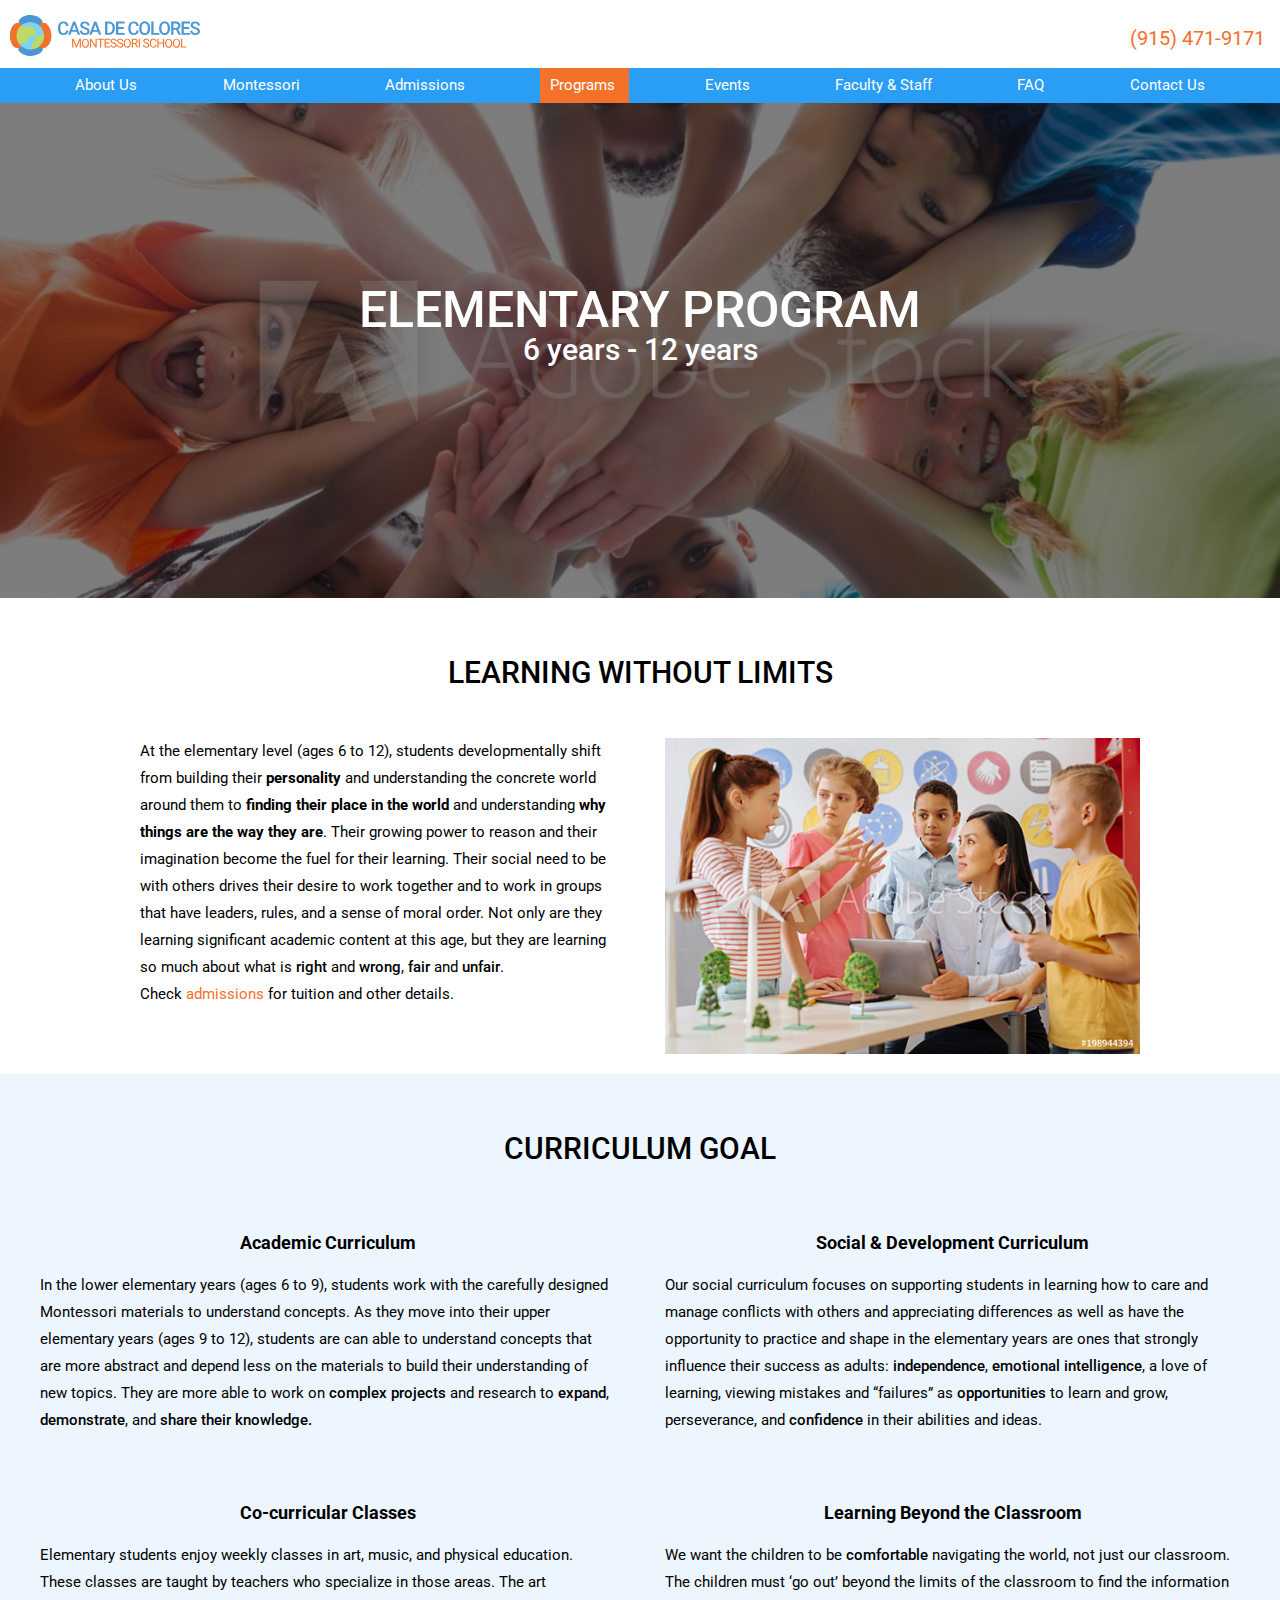
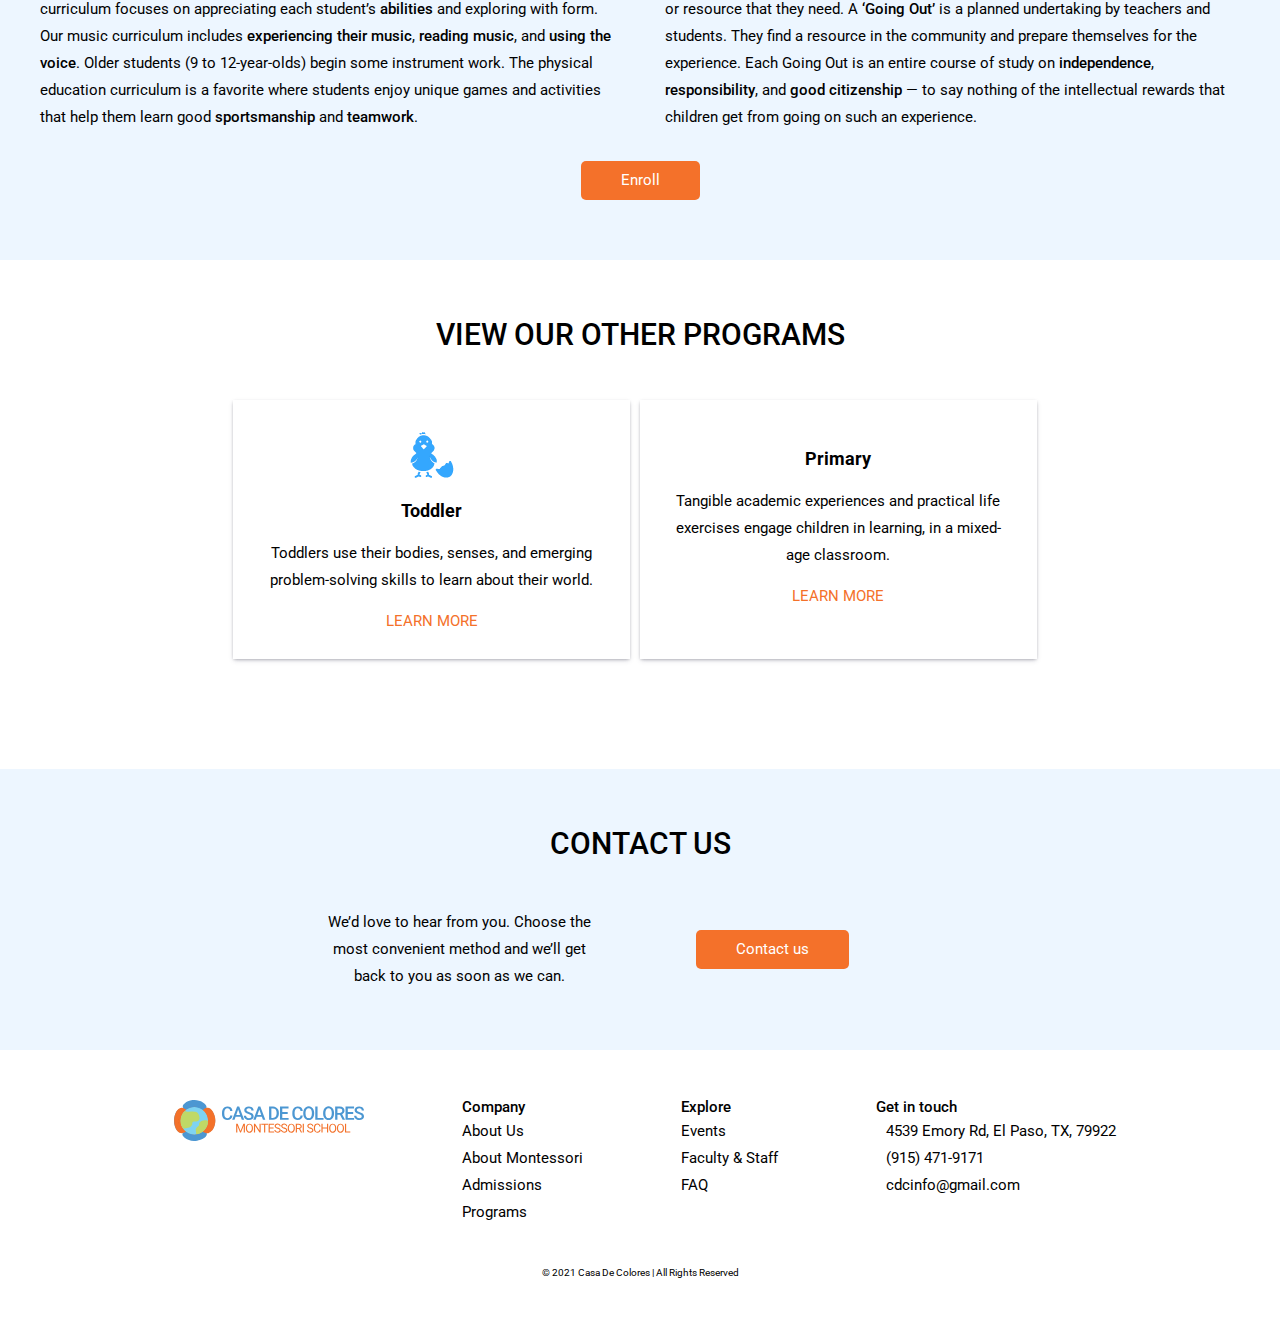
<file: pages/elementary.html>
<!DOCTYPE html>
<html lang="en">
  <head>
    <meta charset="UTF-8" />
    <meta name="viewport" content="width=device-width, initial-scale=1.0" />
    <meta name="description" content="At Casa de Colores Montessori elementary programs (ages 6 to 12), students developmentally shift from building their personality and understanding the concrete world around them to finding their place in the world and understanding why things are the way they are." />
    <title>Program: Elementary</title>
    <link rel="preconnect" href="https://fonts.gstatic.com" />
    <link
      href="https://fonts.googleapis.com/css2?family=Roboto:ital,wght@0,100;0,300;0,400;0,500;0,700;0,900;1,100;1,300;1,400;1,500;1,700;1,900&display=swap"
      rel="stylesheet"
    />
    <link
      rel="stylesheet"
      href="https://pro.fontawesome.com/releases/v5.10.0/css/all.css"
      integrity="sha384-AYmEC3Yw5cVb3ZcuHtOA93w35dYTsvhLPVnYs9eStHfGJvOvKxVfELGroGkvsg+p"
      crossorigin="anonymous"
    />
    <link rel="shortcut icon" type="image/jpg" href="../images/iconCase.png" />
    <link rel="stylesheet" href="../css/main.css" />

    <style></style>
  </head>
  <body id="elementary">
    <header>
      <nav class="hat">
        <a href="../index.html"
          ><img src="../images/casadelogo_updated.svg" alt="logo"
        /></a>
        <label for="showMenu" class="showMenu">
          <span class="fa fa-bars" aria-hidden="true"></span
        ></label>
        <input type="checkbox" name="menu" id="showMenu" role="button" />
        <p class="phoneNum hiddenOnMobile">(915) 471-9171</p>
        <div class="clearIt"></div>
        <ul class="menu">
          <li><a href="aboutUs.html">About Us</a></li>
          <li><a href="montessori.html">Montessori</a></li>
          <li><a href="admissions.html">Admissions</a></li>
          <li>
            <a class="currentPage">Programs <span class="fas fa-caret-down"></span></a>
            <ul class="dropDown">
              <li><a href="toddler.html">Toddler</a></li>
              <li><a href="primary.html">Primary</a></li>
              <li><a href="#" class="subCurrentPage">Elementary</a></li>
            </ul>
          </li>

          <li><a href="events.html">Events</a></li>
          <li><a href="staff.html">Faculty &amp; Staff</a></li>
          <li><a href="faq.html">FAQ</a></li>
          <li><a href="contactUs.html">Contact Us</a></li>
        </ul>
      </nav>
    </header>
    <section class="hero">
      <div class="hero-text">
        <h1>ELEMENTARY PROGRAM</h1>
        <h2>6 years - 12 years</h2>
      </div>
    </section>
    <main>
      <section class="container">
        <h2>LEARNING WITHOUT LIMITS</h2>
        <div class="doIt">
          <p>
            At the elementary level (ages 6 to 12), students developmentally
            shift from building their <span class="boldTx">personality</span> and understanding the concrete
            world around them to <span class="boldTx">finding their place in the world</span> and
            understanding <span class="boldTx">why things are the way they are</span>. Their growing power
            to reason and their imagination become the fuel for their learning. Their social need to be with others drives their desire 
            to work together and to work in groups that have leaders, rules, and a sense of moral order.
            Not only are they learning significant academic
            content at this age, but they are learning so much about what is
            <span class="bold500">right</span> and <span class="bold500">wrong</span>, <span class="bold500">fair</span> and 
            <span class="bold500">unfair</span>. Check <a href="admissions.html"
              >admissions</a
            > for tuition and other details.
          </p>
          <img src="../images/Elem.jpg" alt="kindergarten kids" />
        </div>
      </section>

      <section class="curriculum">
        <h2>CURRICULUM GOAL</h2>
        <div class="curriculumPoints">
          <div>
            <h4>Academic Curriculum</h4>
            <p>
              In the lower elementary years (ages 6 to 9), students work with
              the carefully designed Montessori materials to understand
              concepts. As they move into their upper elementary years (ages 9
              to 12), students are can able to understand concepts that are more
              abstract and depend less on the materials to build their
              understanding of new topics. They are more able to work on <span class="bold500">complex
                projects</span> and research to <span class="bold500">expand</span>, <span class="bold500">demonstrate</span>, and 
                <span class="bold500">share their
                  knowledge.</span>
            </p>
          </div>

          <div>
            <h4>Social &amp; Development Curriculum</h4>
            <p>
              Our social curriculum focuses on supporting students in learning how to care and manage conflicts with others and appreciating differences
              as well as 
              <!-- how to care, how to manage conflict with others, appreciating and
              celebrating differences, and working together for the good of the
              community. The skills students  -->
              have the opportunity to practice
              and shape in the elementary years are ones that strongly influence
              their success as adults: <span class="bold500">independence</span>, <span class="bold500">emotional intelligence</span>, a
              <span class="bold500"></span>love of learning, <span class="bold500"></span>viewing mistakes and 
              “failures” as <span class="bold500">opportunities</span>
              to learn and grow, perseverance, and <span class="bold500">confidence</span> in their abilities
              and ideas.
            </p>
          </div>

          <div>
            <h4>Co-curricular Classes</h4>
            <p>
              Elementary students enjoy weekly classes in art, music, and
              physical education. These classes are taught by teachers who
              specialize in those areas. The art curriculum focuses on
              appreciating each student’s <span class="bold500">abilities</span> and exploring with form.  Our music
              curriculum includes 
              <span class="bold500">experiencing their music</span>, <span class="bold500">reading music</span>, and 
              <span class="bold500">using the voice</span>. Older students (9 to 12-year-olds) begin some instrument
              work. The physical education curriculum is a favorite where
              students enjoy unique games and activities that help them learn good
              <span class="bold500">sportsmanship</span> and <span class="bold500">teamwork</span>.
            </p>
          </div>

          <div>
            <h4>Learning Beyond the Classroom</h4>
            <p>
              We want the children to be <span class="bold500">comfortable</span> navigating the world, not
              just our classroom. The children must ‘go out’ beyond the limits
              of the classroom to find the information or resource that they
              need. A <span class="bold500">‘Going Out’</span> is a planned undertaking by teachers and
              students. They find a resource in the community and prepare themselves for the experience. 
              <!--  schedule the
              outing, arrange for transportation and supervision (by staff or
              parent volunteers),   -->
              Each Going
              Out is an entire course of study on <span class="bold500">independence</span>, <span class="bold500">responsibility</span>,
              and <span class="bold500">good citizenship</span> — to say nothing of the intellectual rewards
              that children get from going on such an experience.
            </p>
          </div>
        </div>
        <a href="admissions.html" class="button enroll">Enroll</a>
      </section>
      <section class="other programs link2">
        <h2>VIEW OUR OTHER PROGRAMS</h2>
        <div>
          <article class="programCard">
            <img src="../images/chick_shell.png" alt="hatched chick" />
            <h4>Toddler</h4>
            <p>
              Toddlers use their bodies, senses, and emerging problem-solving
              skills to learn about their world.
            </p>
            <a href="toddler.html">LEARN MORE</a>
          </article>
          <article class="programCard">
            <i class="fab fa-earlybirds"></i>
            <h4>Primary</h4>
            <p>
              Tangible academic experiences and practical life exercises engage
              children in learning, in a mixed-age classroom.
            </p>
            <a href="primary.html">LEARN MORE</a>
          </article>
        </div>
      </section>

      <section class="contactUs">
        <h2>CONTACT US</h2>
        <div>
          <p>
            We’d love to hear from you. Choose the most convenient method and
            we’ll get back to you as soon as we can.
          </p>
          <a href="contactUs.html" class="button">Contact us</a>
        </div>
      </section>
    </main>

    <footer>
      <div class="flexContainer">
        <a href="../index.html" class="hiddenLogo"
          ><img src="../images/casadelogo_updated.svg" alt="logo"
        /></a>
        <div>
          <h5>Company</h5>
          <ul>
            <li><a href="aboutUs.html">About Us</a></li>
            <li><a href="montessori.html">About Montessori</a></li>
            <li><a href="admissions.html">Admissions</a></li>
            <li><a href="../index.html#programs">Programs</a></li>
          </ul>
        </div>
        <div>
          <h5>Explore</h5>
          <ul>
            <li><a href="events.html">Events</a></li>
            <li><a href="satff.html">Faculty &amp; Staff</a></li>
            <li><a href="faq.html">FAQ</a></li>
          </ul>
        </div>
        <div>
          <h5>Get in touch</h5>
          <ul>
            <li>
              <a
                href="http://maps.google.com/?q=4539EmoryRd,ElPaso,TX79922"
                target="_blank"
                ><i class="fas fa-school addressIcon"></i> 4539 Emory Rd, El
                Paso, TX, 79922</a
              >
            </li>
            <li>
              <a href=""
                ><i class="fas fa-phone-alt addressIcon"></i> (915) 471-9171</a
              >
            </li>
            <li>
              <a href="mailto:test@gmail.com"
                ><i class="fas fa-envelope addressIcon"></i>
                cdcinfo@gmail.com</a
              >
            </li>
            <li>
              <a
                href="https://www.facebook.com/casadecoloresmontessorischool/"
                target="_blank"
                class="socialLinks"
                ><i class="fab fa-facebook-square"></i>
              </a>
              <a
                href="https://www.youtube.com/watch?v=M-gVvZ0uZRU&ab_channel=LernvideosundVortr%C3%A4ge"
                target="_blank"
                class="socialLinks"
                ><i class="fab fa-youtube"></i
              ></a>
              <a
                href="https://twitter.com/montessoripei?lang=en"
                target="_blank"
                class="socialLinks"
                ><i class="fab fa-twitter-square"></i
              ></a>
            </li>
          </ul>
        </div>
      </div>
      <small>&copy; 2021 Casa De Colores | All Rights Reserved</small>
    </footer>
  </body>
</html>
</file>
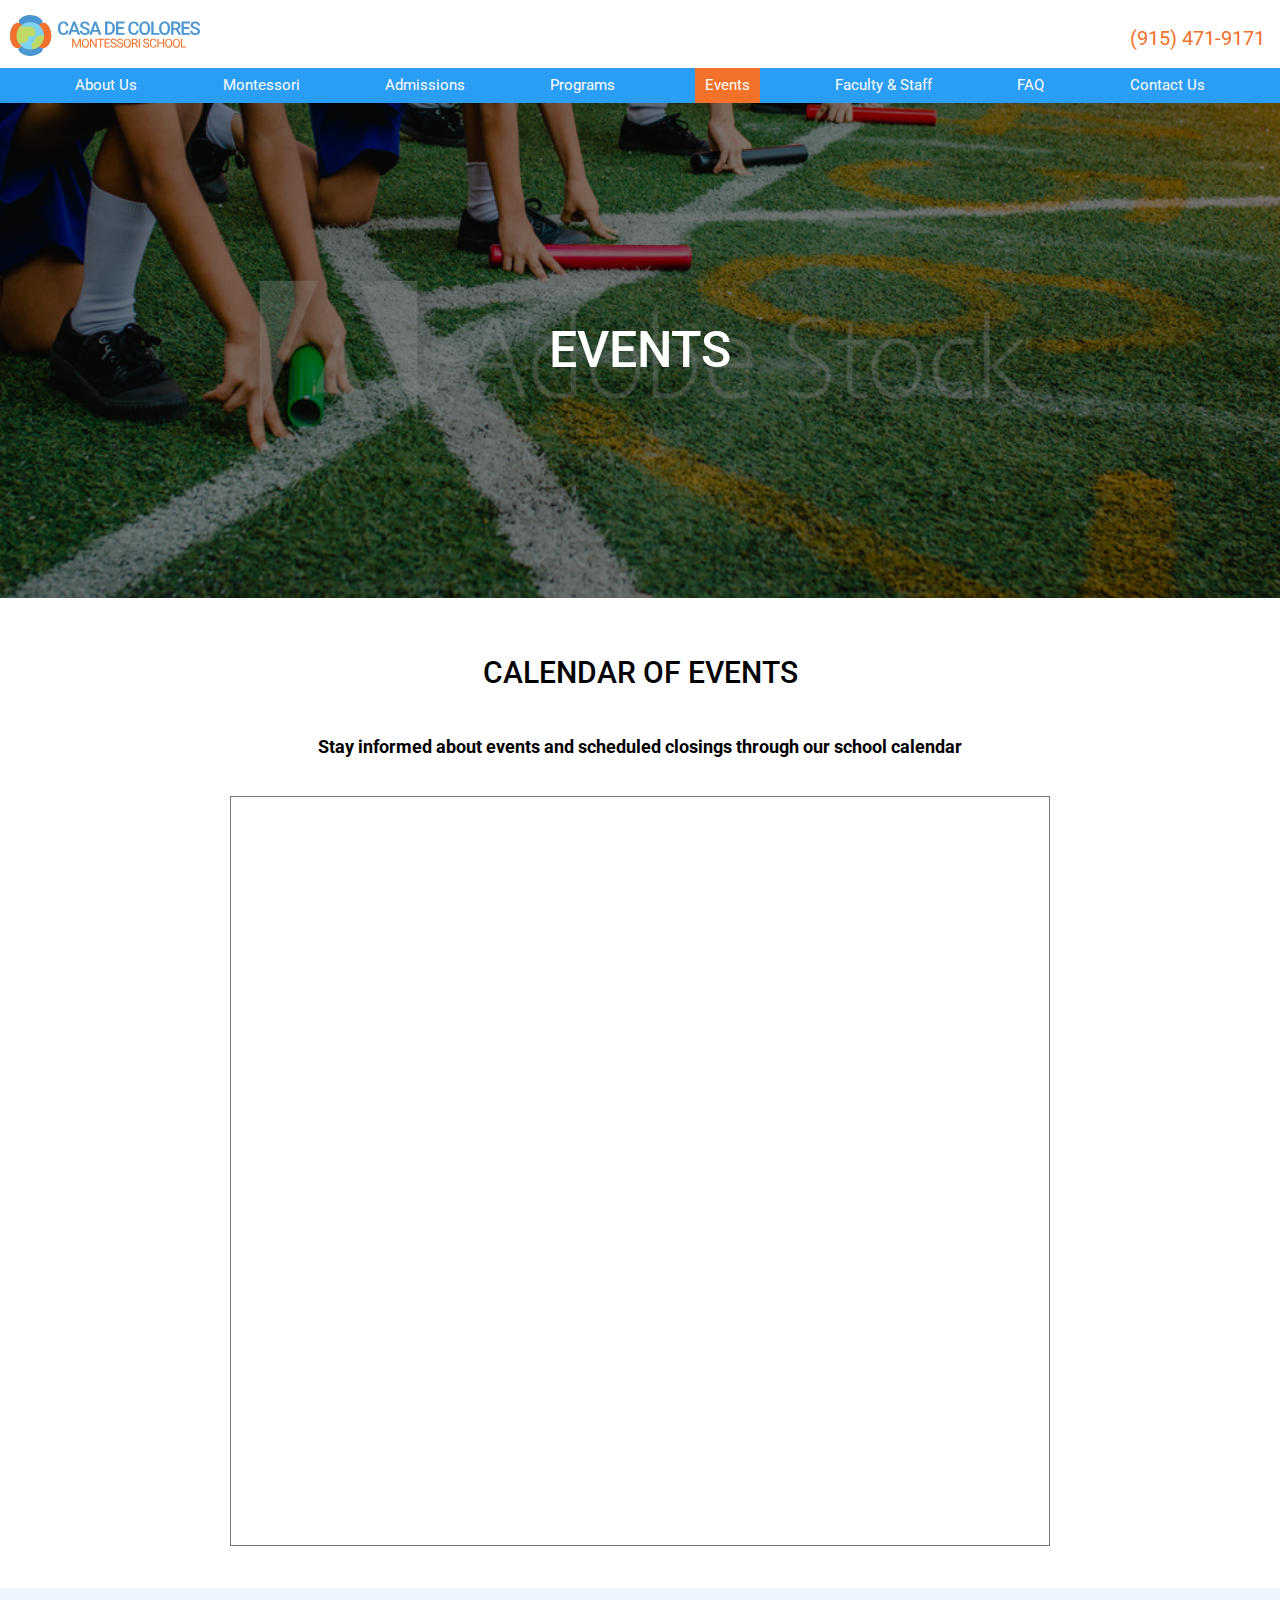
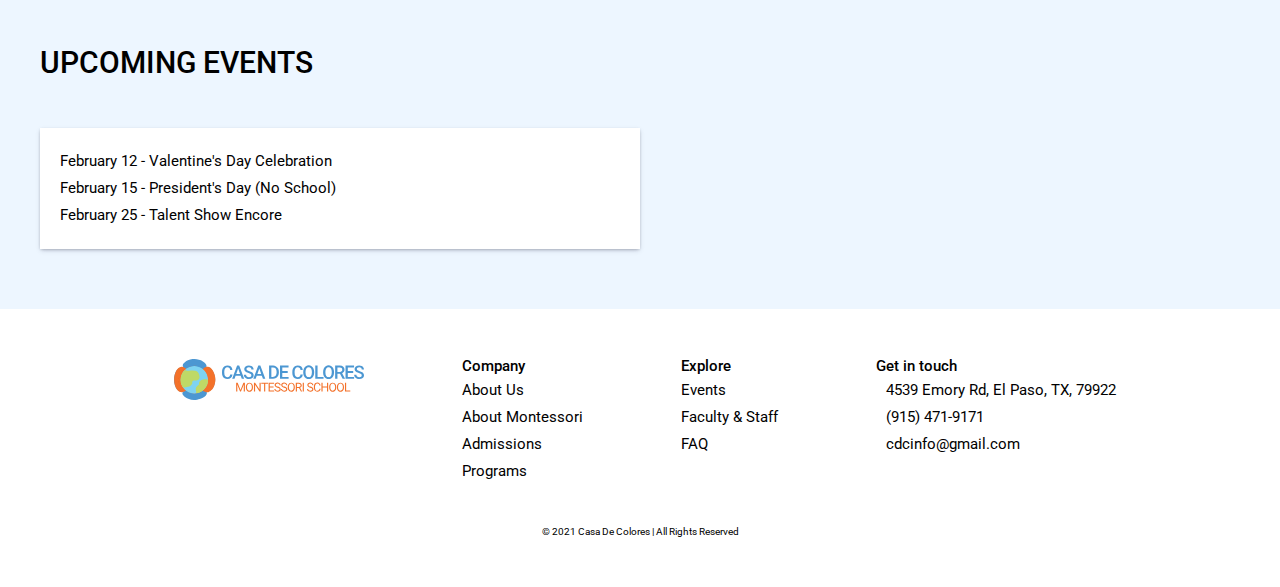
<file: pages/events.html>
<!DOCTYPE html>
<html lang="en">
  <head>
    <meta charset="UTF-8" />
    <meta name="viewport" content="width=device-width, initial-scale=1.0" />
    <meta
      name="description"
      content="Stay informed about Casa de Colores Montessori events and scheduled closings through our school calendar for all our toddler, primary and elementary programs."
    />
    <title>Events</title>
    <link rel="preconnect" href="https://fonts.gstatic.com" />
    <link
      href="https://fonts.googleapis.com/css2?family=Roboto:ital,wght@0,100;0,300;0,400;0,500;0,700;0,900;1,100;1,300;1,400;1,500;1,700;1,900&display=swap"
      rel="stylesheet"
    />

    <link
      rel="stylesheet"
      href="https://pro.fontawesome.com/releases/v5.10.0/css/all.css"
      integrity="sha384-AYmEC3Yw5cVb3ZcuHtOA93w35dYTsvhLPVnYs9eStHfGJvOvKxVfELGroGkvsg+p"
      crossorigin="anonymous"
    />
    <link rel="shortcut icon" type="image/jpg" href="../images/iconCase.png" />
    <link rel="stylesheet" href="../css/main.css" />
  </head>
  <body id="events">
    <header>
      <nav class="hat">
        <a href="../index.html"
          ><img src="../images/casadelogo_updated.svg" alt="logo"
        /></a>
        <label for="showMenu" class="showMenu">
          <span class="fa fa-bars" aria-hidden="true"></span
        ></label>
        <input type="checkbox" name="menu" id="showMenu" role="button" />
        <p class="phoneNum hiddenOnMobile">(915) 471-9171</p>
        <div class="clearIt"></div>
        <ul class="menu">
          <li><a href="aboutUs.html">About Us</a></li>
          <li><a href="montessori.html">Montessori</a></li>
          <li><a href="admissions.html">Admissions</a></li>
          <li>
            <a>Programs <span class="fas fa-caret-down"></span></a>
            <ul class="dropDown">
              <li><a href="toddler.html">Toddler</a></li>
              <li><a href="primary.html">Primary</a></li>
              <li><a href="elementary.html">Elementary</a></li>
            </ul>
          </li>

          <li class="currentPage"><a href="#">Events</a></li>
          <li><a href="staff.html">Faculty &amp; Staff</a></li>
          <li><a href="faq.html">FAQ</a></li>
          <li><a href="contactUs.html">Contact Us</a></li>
        </ul>
      </nav>
    </header>
    <section class="hero">
      <div class="hero-text">
        <h1>EVENTS</h1>
      </div>
    </section>
    <main>
      <section class="container">
        <h2>CALENDAR OF EVENTS</h2>
        <h4>
          Stay informed about events and scheduled closings through our school
          calendar
        </h4>
      </section>

      <section class="calendar">
        <iframe
          src="https://calendar.google.com/calendar/embed?height=600&amp;wkst=1&amp;bgcolor=%232a9df4&amp;ctz=America%2FLos_Angeles&amp;src=ODI1dWRmcXZuc2s3MWdsaWVsZXM3NG0yc2tAZ3JvdXAuY2FsZW5kYXIuZ29vZ2xlLmNvbQ&amp;color=%237CB342&amp;showTitle=0&amp;showTabs=1&amp;showPrint=0"
        ></iframe>
      </section>

      <section class="eventsHeader">
        <div class="upcomingEvents">
          <h2>UPCOMING EVENTS</h2>

          <div>
            <p>February 12 - Valentine's Day Celebration</p>
            <p>February 15 - President's Day (No School)</p>
            <p>February 25 - Talent Show Encore</p>
          </div>
        </div>
      </section>
    </main>

    <footer>
      <div class="flexContainer">
        <a href="../index.html" class="hiddenLogo"
          ><img src="../images/casadelogo_updated.svg" alt="logo"
        /></a>
        <div>
          <h5>Company</h5>
          <ul>
            <li><a href="aboutUs.html">About Us</a></li>
            <li><a href="montessori.html">About Montessori</a></li>
            <li><a href="admissions.html">Admissions</a></li>
            <li><a href="../index.html#programs">Programs</a></li>
          </ul>
        </div>
        <div>
          <h5>Explore</h5>
          <ul>
            <li><a href="#">Events</a></li>
            <li><a href="staff.html">Faculty &amp; Staff</a></li>
            <li><a href="faq.html">FAQ</a></li>
          </ul>
        </div>
        <div>
          <h5>Get in touch</h5>
          <ul>
            <li>
              <a
                href="http://maps.google.com/?q=4539EmoryRd,ElPaso,TX79922"
                target="_blank"
                ><i class="fas fa-school addressIcon"></i> 4539 Emory Rd, El
                Paso, TX, 79922</a
              >
            </li>
            <li>
              <a href=""
                ><i class="fas fa-phone-alt addressIcon"></i> (915) 471-9171</a
              >
            </li>
            <li>
              <a href="mailto:test@gmail.com"
                ><i class="fas fa-envelope addressIcon"></i>
                cdcinfo@gmail.com</a
              >
            </li>
            <li>
              <a
                href="https://www.facebook.com/casadecoloresmontessorischool/"
                target="_blank"
                class="socialLinks"
                ><i class="fab fa-facebook-square"></i>
              </a>
              <a
                href="https://www.youtube.com/watch?v=M-gVvZ0uZRU&ab_channel=LernvideosundVortr%C3%A4ge"
                target="_blank"
                class="socialLinks"
                ><i class="fab fa-youtube"></i
              ></a>
              <a
                href="https://twitter.com/montessoripei?lang=en"
                target="_blank"
                class="socialLinks"
                ><i class="fab fa-twitter-square"></i
              ></a>
            </li>
          </ul>
        </div>
      </div>
      <small>&copy; 2021 Casa De Colores | All Rights Reserved</small>
    </footer>
  </body>
</html>
</file>
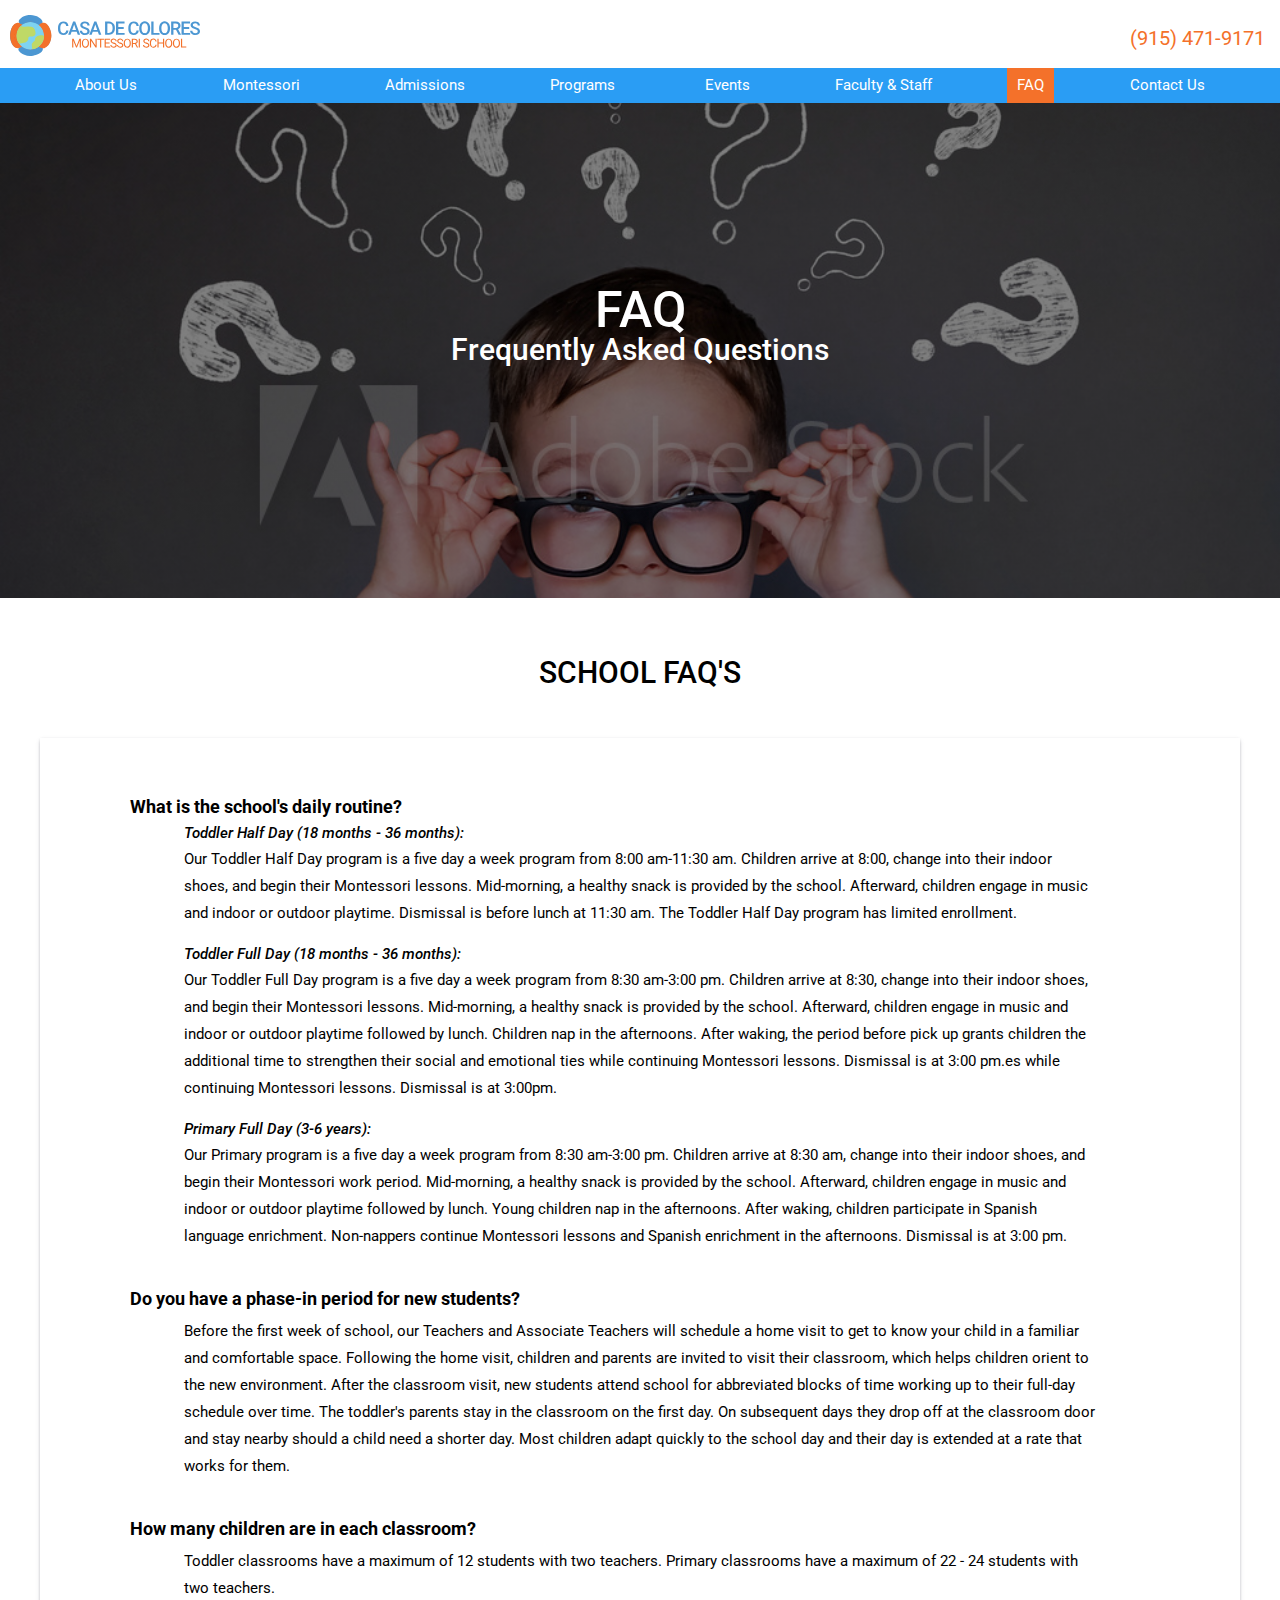
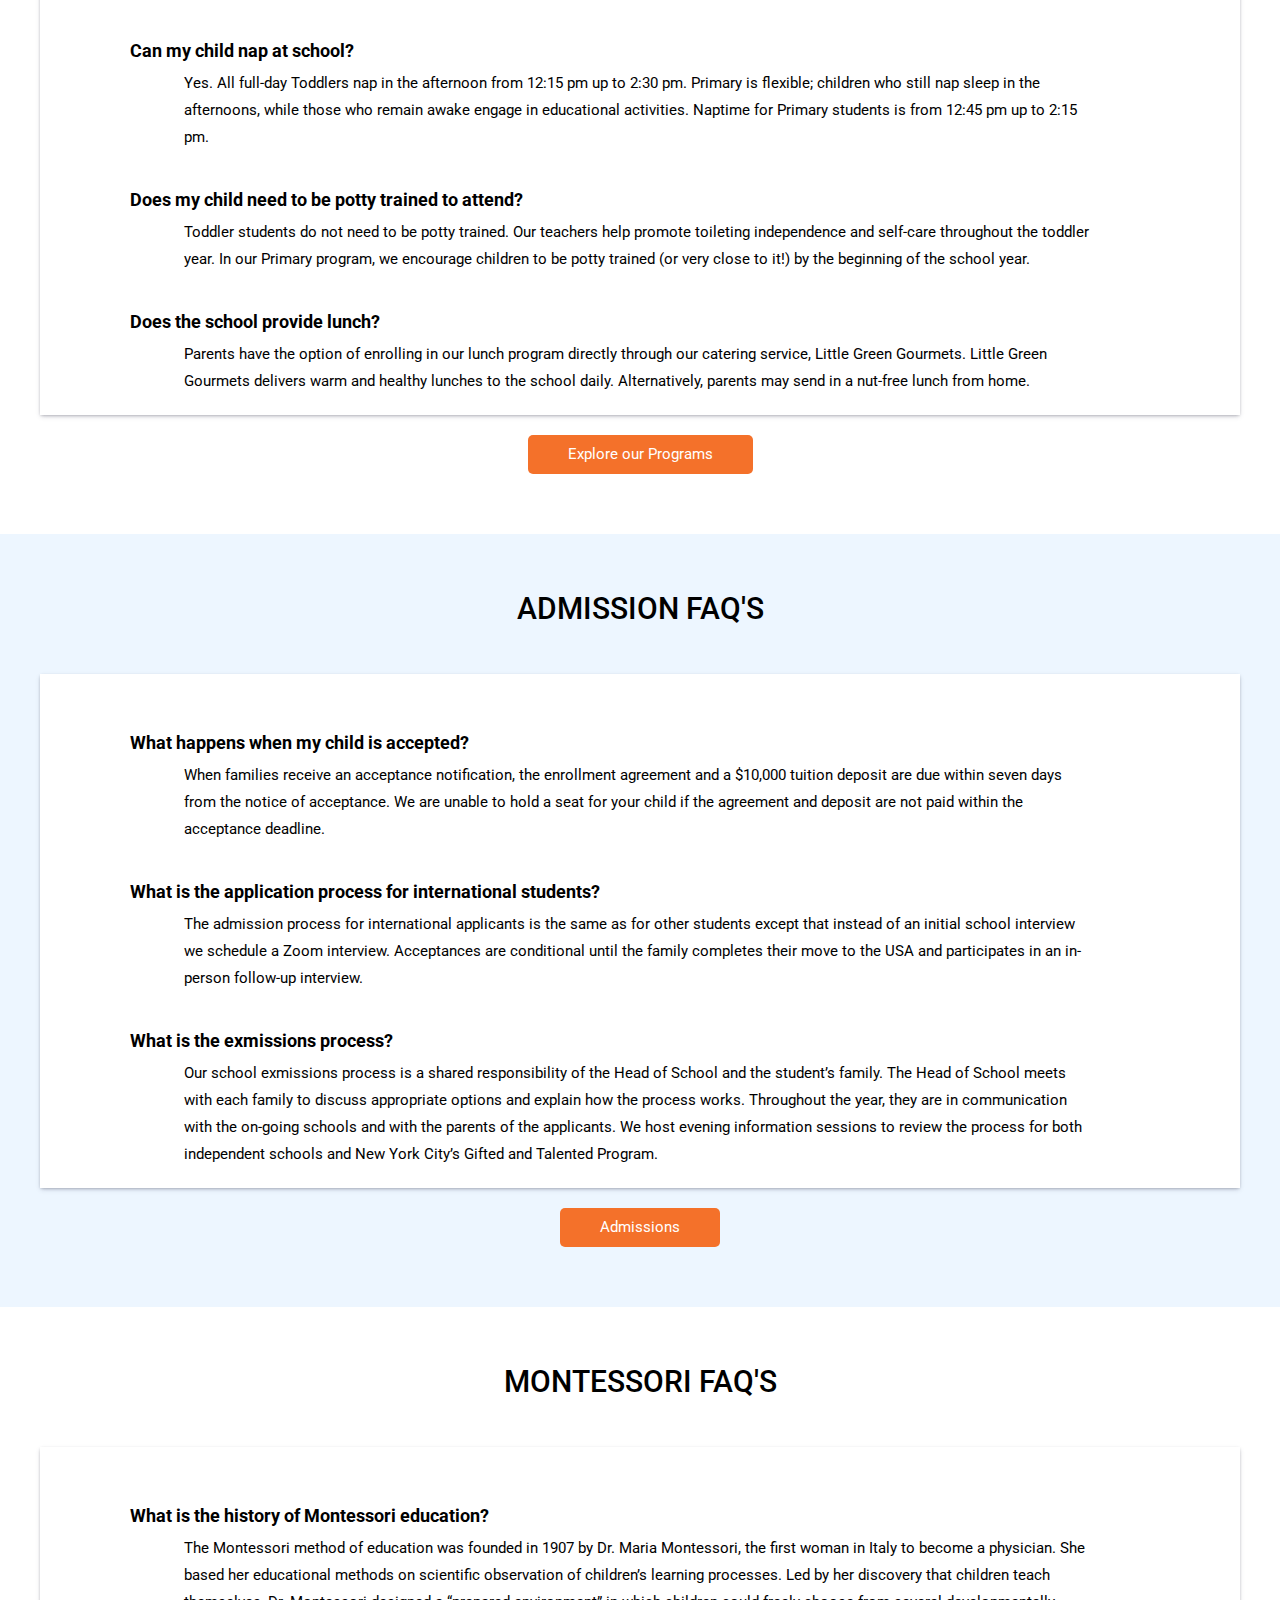
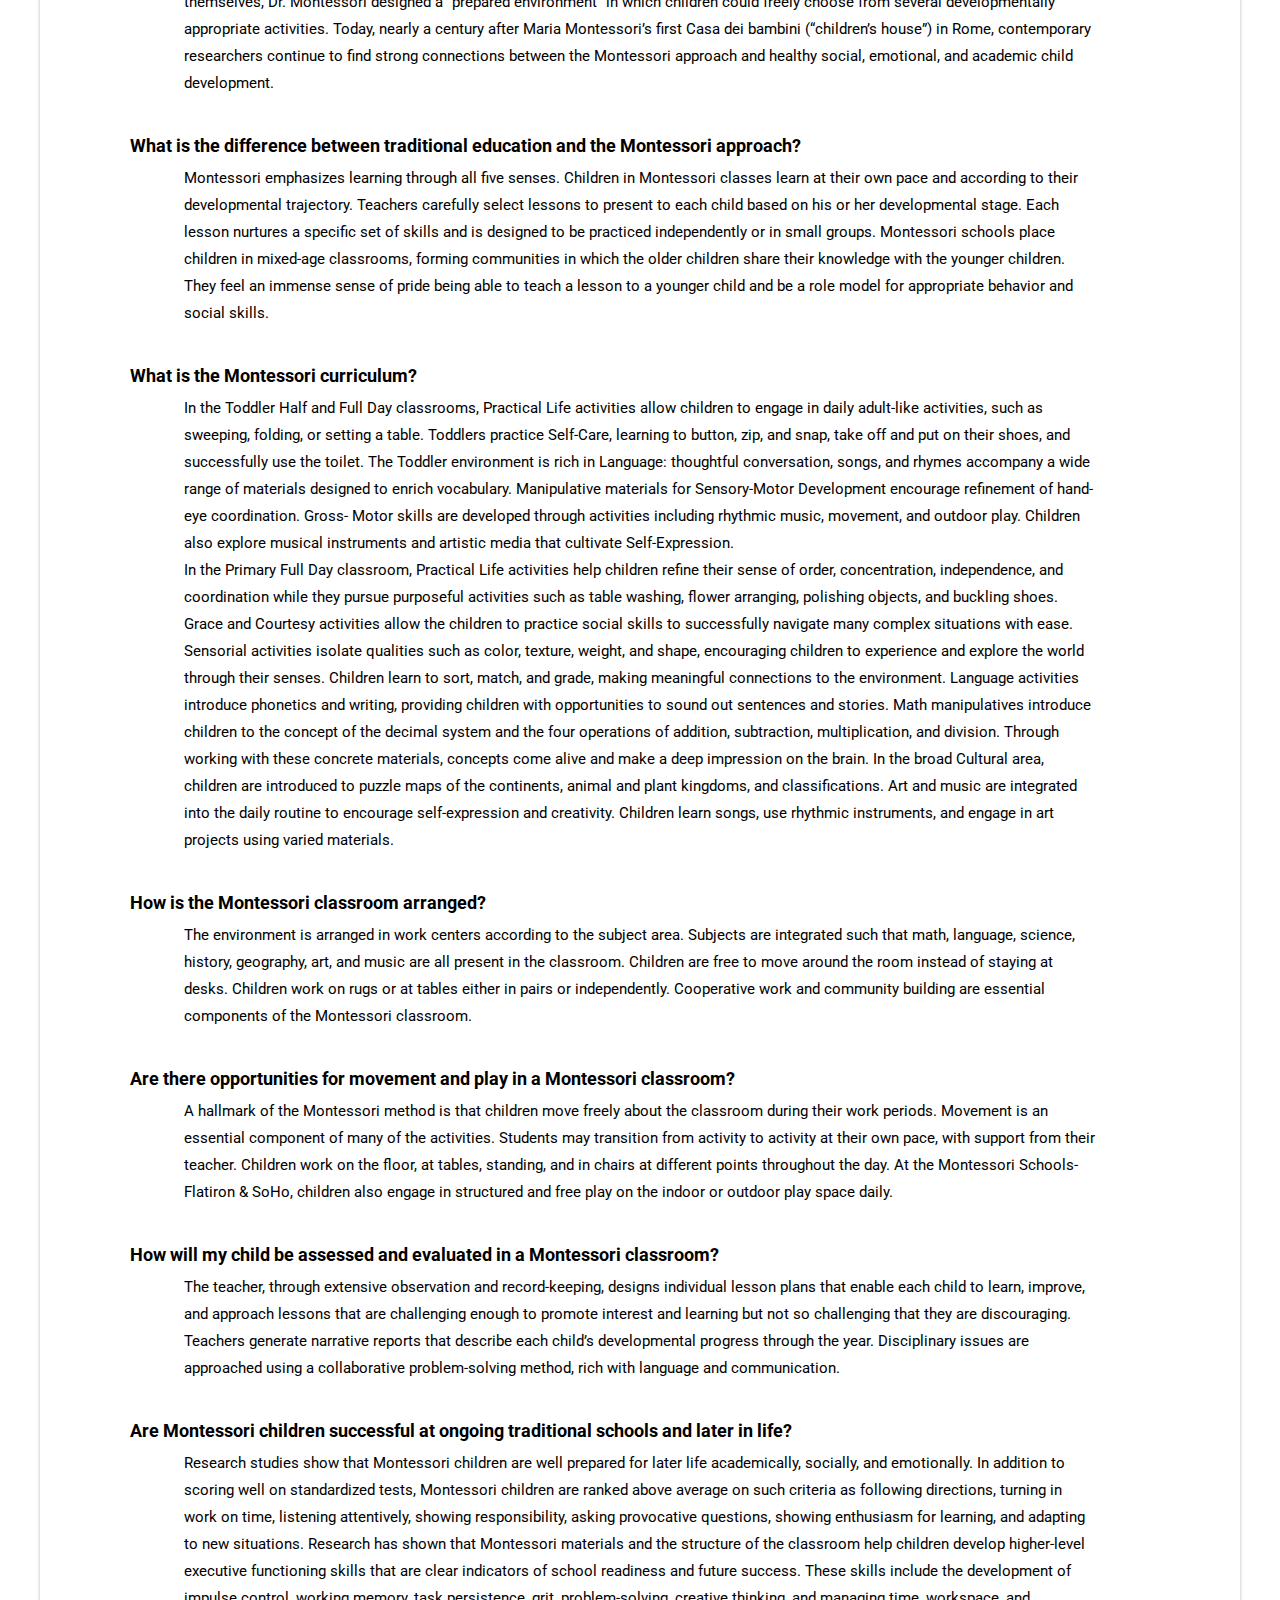
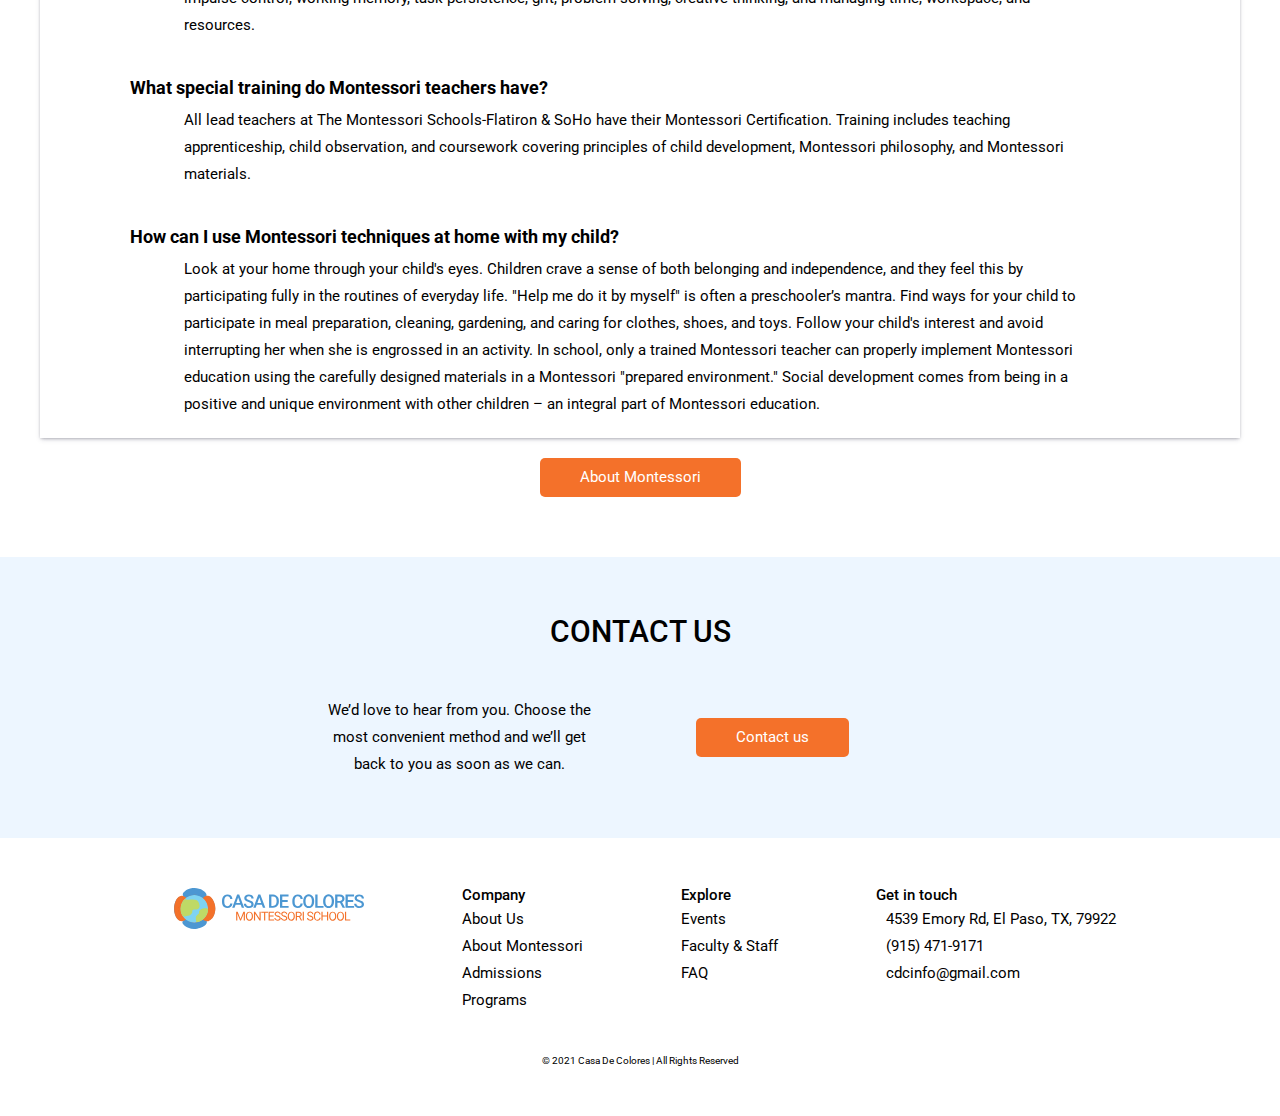
<file: pages/faq.html>
<!DOCTYPE html>
<html lang="en">
  <head>
    <meta charset="UTF-8" />
    <meta name="viewport" content="width=device-width, initial-scale=1.0" />
    <meta name="description" content="Admission and school related queries are answered. Parents have the option of enrolling in our lunch program. Toddler classrooms have a maximum of 12 students with two teachers. Primary classrooms have a maximum of 22 - 24 students with two teachers" />
    <title>FAQ</title>
    <link rel="preconnect" href="https://fonts.gstatic.com" />
    <link
      href="https://fonts.googleapis.com/css2?family=Roboto:ital,wght@0,100;0,300;0,400;0,500;0,700;0,900;1,100;1,300;1,400;1,500;1,700;1,900&display=swap"
      rel="stylesheet"
    />
   
    <link
      rel="stylesheet"
      href="https://pro.fontawesome.com/releases/v5.10.0/css/all.css"
      integrity="sha384-AYmEC3Yw5cVb3ZcuHtOA93w35dYTsvhLPVnYs9eStHfGJvOvKxVfELGroGkvsg+p"
      crossorigin="anonymous"
    />
    <link rel="shortcut icon" type="image/jpg" href="../images/iconCase.png" />
    <link rel="stylesheet" href="../css/main.css" />
  </head>
  <body id="faq">
    <header>
      <nav class="hat">
        <a href="../index.html"
          ><img src="../images/casadelogo_updated.svg" alt="logo"
        /></a>
        <label for="showMenu" class="showMenu">
          <span class="fa fa-bars" aria-hidden="true"></span
        ></label>
        <input type="checkbox" name="menu" id="showMenu" role="button" />
        <p class="phoneNum hiddenOnMobile">(915) 471-9171</p>
        <div class="clearIt"></div>
        <ul class="menu">
          <li><a href="aboutUs.html">About Us</a></li>
          <li><a href="montessori.html">Montessori</a></li>
          <li><a href="admissions.html">Admissions</a></li>
          <li>
            <a>Programs <span class="fas fa-caret-down"></span></a>
            <ul class="dropDown">
              <li><a href="toddler.html">Toddler</a></li>
              <li><a href="primary.html">Primary</a></li>
              <li><a href="elementary.html">Elementary</a></li>
            </ul>
          </li>

          <li><a href="events.html">Events</a></li>
          <li><a href="staff.html">Faculty &amp; Staff</a></li>
          <li class="currentPage"><a href="#">FAQ</a></li>
          <li><a href="contactUs.html">Contact Us</a></li>
        </ul>
      </nav>
    </header>
    <section class="hero">
      <div class="hero-text">
        <h1>FAQ</h1>
        <h2>Frequently Asked Questions</h2>
      </div>
    </section>
    <main>
      <section class="schoolFaq">
        <h2>SCHOOL FAQ'S</h2>
        <div class="faqContainer">
          <div>
            <h4>What is the school's daily routine?</h4>

            <h5>Toddler Half Day (18 months - 36 months):</h5>
            <p>
              Our Toddler Half Day program is a five day a week program from
              8:00 am-11:30 am. Children arrive at 8:00, change into their
              indoor shoes, and begin their Montessori lessons. Mid-morning, a
              healthy snack is provided by the school. Afterward, children
              engage in music and indoor or outdoor playtime. Dismissal is
              before lunch at 11:30 am. The Toddler Half Day program has limited
              enrollment.
            </p>

            <h5>Toddler Full Day (18 months - 36 months):</h5>
            <p>
              Our Toddler Full Day program is a five day a week program from
              8:30 am-3:00 pm. Children arrive at 8:30, change into their indoor
              shoes, and begin their Montessori lessons. Mid-morning, a healthy
              snack is provided by the school. Afterward, children engage in
              music and indoor or outdoor playtime followed by lunch. Children
              nap in the afternoons. After waking, the period before pick up
              grants children the additional time to strengthen their social and
              emotional ties while continuing Montessori lessons. Dismissal is
              at 3:00 pm.es while continuing Montessori lessons. Dismissal is at
              3:00pm.
            </p>

            <h5>Primary Full Day (3-6 years):</h5>
            <p>
              Our Primary program is a five day a week program from 8:30 am-3:00
              pm. Children arrive at 8:30 am, change into their indoor shoes,
              and begin their Montessori work period. Mid-morning, a healthy
              snack is provided by the school. Afterward, children engage in
              music and indoor or outdoor playtime followed by lunch. Young
              children nap in the afternoons. After waking, children participate
              in Spanish language enrichment. Non-nappers continue Montessori
              lessons and Spanish enrichment in the afternoons. Dismissal is at
              3:00 pm.
            </p>
          </div>

          <div>
            <h4>Do you have a phase-in period for new students?</h4>

            <p>
              Before the first week of school, our Teachers and Associate
              Teachers will schedule a home visit to get to know your child in a
              familiar and comfortable space. Following the home visit, children
              and parents are invited to visit their classroom, which helps
              children orient to the new environment. After the classroom visit,
              new students attend school for abbreviated blocks of time working
              up to their full-day schedule over time. The toddler's parents
              stay in the classroom on the first day. On subsequent days they
              drop off at the classroom door and stay nearby should a child need
              a shorter day. Most children adapt quickly to the school day and
              their day is extended at a rate that works for them.
            </p>
          </div>

          <div>
            <h4>How many children are in each classroom?</h4>

            <p>
              Toddler classrooms have a maximum of 12 students with two
              teachers. Primary classrooms have a maximum of 22 - 24 students
              with two teachers.
            </p>
          </div>

          <div>
            <h4>Can my child nap at school?</h4>

            <p>
              Yes. All full-day Toddlers nap in the afternoon from 12:15 pm up
              to 2:30 pm. Primary is flexible; children who still nap sleep in
              the afternoons, while those who remain awake engage in educational
              activities. Naptime for Primary students is from 12:45 pm up to
              2:15 pm.
            </p>
          </div>

          <div>
            <h4>Does my child need to be potty trained to attend?</h4>
            <p>
              Toddler students do not need to be potty trained. Our teachers
              help promote toileting independence and self-care throughout the
              toddler year. In our Primary program, we encourage children to be
              potty trained (or very close to it!) by the beginning of the
              school year.
            </p>
          </div>

          <div>
            <h4>Does the school provide lunch?</h4>
            <p>
              Parents have the option of enrolling in our lunch program directly
              through our catering service, Little Green Gourmets. Little Green
              Gourmets delivers warm and healthy lunches to the school daily.
              Alternatively, parents may send in a nut-free lunch from home.
            </p>
          </div>
        </div>
        <a href="../index.html#programs" class="button">Explore our Programs</a>
      </section>

      <section class="admissionFaq">
        <h2>ADMISSION FAQ'S</h2>
        <div class="faqContainer">
          <div>
            <h4>What happens when my child is accepted?</h4>
            <p>
              When families receive an acceptance notification, the enrollment
              agreement and a $10,000 tuition deposit are due within seven days
              from the notice of acceptance. We are unable to hold a seat for
              your child if the agreement and deposit are not paid within the
              acceptance deadline.
            </p>
          </div>

          <div>
            <h4>What is the application process for international students?</h4>
            <p>
              The admission process for international applicants is the same as
              for other students except that instead of an initial school
              interview we schedule a Zoom interview. Acceptances are
              conditional until the family completes their move to the USA and
              participates in an in-person follow-up interview.
            </p>
          </div>

          <div>
            <h4>What is the exmissions process?</h4>
            <p>
              Our school exmissions process is a shared responsibility of the
              Head of School and the student’s family. The Head of School meets
              with each family to discuss appropriate options and explain how
              the process works. Throughout the year, they are in communication
              with the on-going schools and with the parents of the applicants.
              We host evening information sessions to review the process for
              both independent schools and New York City’s Gifted and Talented
              Program.
            </p>
          </div>
        </div>
        <a href="admissions.html" class="button">Admissions</a>
      </section>

      <section class="montessoriFaq">
        <h2>MONTESSORI FAQ'S</h2>
        <div class="faqContainer">
          <div>
            <h4>What is the history of Montessori education?</h4>
            <p>
              The Montessori method of education was founded in 1907 by Dr.
              Maria Montessori, the first woman in Italy to become a physician.
              She based her educational methods on scientific observation of
              children’s learning processes. Led by her discovery that children
              teach themselves, Dr. Montessori designed a “prepared environment”
              in which children could freely choose from several developmentally
              appropriate activities. Today, nearly a century after Maria
              Montessori’s first Casa dei bambini (“children’s house”) in Rome,
              contemporary researchers continue to find strong connections
              between the Montessori approach and healthy social, emotional, and
              academic child development.
            </p>
          </div>

          <div>
            <h4>
              What is the difference between traditional education and the
              Montessori approach?
            </h4>
            <p>
              Montessori emphasizes learning through all five senses. Children
              in Montessori classes learn at their own pace and according to
              their developmental trajectory. Teachers carefully select lessons
              to present to each child based on his or her developmental stage.
              Each lesson nurtures a specific set of skills and is designed to
              be practiced independently or in small groups. Montessori schools
              place children in mixed-age classrooms, forming communities in
              which the older children share their knowledge with the younger
              children. They feel an immense sense of pride being able to teach
              a lesson to a younger child and be a role model for appropriate
              behavior and social skills.
            </p>
          </div>

          <div>
            <h4>What is the Montessori curriculum?</h4>
            <p>
              In the Toddler Half and Full Day classrooms, Practical Life
              activities allow children to engage in daily adult-like
              activities, such as sweeping, folding, or setting a table.
              Toddlers practice Self-Care, learning to button, zip, and snap,
              take off and put on their shoes, and successfully use the toilet.
              The Toddler environment is rich in Language: thoughtful
              conversation, songs, and rhymes accompany a wide range of
              materials designed to enrich vocabulary. Manipulative materials
              for Sensory-Motor Development encourage refinement of hand-eye
              coordination. Gross- Motor skills are developed through activities
              including rhythmic music, movement, and outdoor play. Children
              also explore musical instruments and artistic media that cultivate
              Self-Expression.
            </p>
            <p>
              In the Primary Full Day classroom, Practical Life activities help
              children refine their sense of order, concentration, independence,
              and coordination while they pursue purposeful activities such as
              table washing, flower arranging, polishing objects, and buckling
              shoes. Grace and Courtesy activities allow the children to
              practice social skills to successfully navigate many complex
              situations with ease. Sensorial activities isolate qualities such
              as color, texture, weight, and shape, encouraging children to
              experience and explore the world through their senses. Children
              learn to sort, match, and grade, making meaningful connections to
              the environment. Language activities introduce phonetics and
              writing, providing children with opportunities to sound out
              sentences and stories. Math manipulatives introduce children to
              the concept of the decimal system and the four operations of
              addition, subtraction, multiplication, and division. Through
              working with these concrete materials, concepts come alive and
              make a deep impression on the brain. In the broad Cultural area,
              children are introduced to puzzle maps of the continents, animal
              and plant kingdoms, and classifications. Art and music are
              integrated into the daily routine to encourage self-expression and
              creativity. Children learn songs, use rhythmic instruments, and
              engage in art projects using varied materials.
            </p>
          </div>

          <div>
            <h4>How is the Montessori classroom arranged?</h4>
            <p>
              The environment is arranged in work centers according to the
              subject area. Subjects are integrated such that math, language,
              science, history, geography, art, and music are all present in the
              classroom. Children are free to move around the room instead of
              staying at desks. Children work on rugs or at tables either in
              pairs or independently. Cooperative work and community building
              are essential components of the Montessori classroom.
            </p>
          </div>

          <div>
            <h4>
              Are there opportunities for movement and play in a Montessori
              classroom?
            </h4>
            <p>
              A hallmark of the Montessori method is that children move freely
              about the classroom during their work periods. Movement is an
              essential component of many of the activities. Students may
              transition from activity to activity at their own pace, with
              support from their teacher. Children work on the floor, at tables,
              standing, and in chairs at different points throughout the day. At
              the Montessori Schools-Flatiron &amp; SoHo, children also engage
              in structured and free play on the indoor or outdoor play space
              daily.
            </p>
          </div>

          <div>
            <h4>
              How will my child be assessed and evaluated in a Montessori
              classroom?
            </h4>
            <p>
              The teacher, through extensive observation and record-keeping,
              designs individual lesson plans that enable each child to learn,
              improve, and approach lessons that are challenging enough to
              promote interest and learning but not so challenging that they are
              discouraging. Teachers generate narrative reports that describe
              each child’s developmental progress through the year. Disciplinary
              issues are approached using a collaborative problem-solving
              method, rich with language and communication.
            </p>
          </div>

          <div>
            <h4>
              Are Montessori children successful at ongoing traditional schools
              and later in life?
            </h4>
            <p>
              Research studies show that Montessori children are well prepared
              for later life academically, socially, and emotionally. In
              addition to scoring well on standardized tests, Montessori
              children are ranked above average on such criteria as following
              directions, turning in work on time, listening attentively,
              showing responsibility, asking provocative questions, showing
              enthusiasm for learning, and adapting to new situations. Research
              has shown that Montessori materials and the structure of the
              classroom help children develop higher-level executive functioning
              skills that are clear indicators of school readiness and future
              success. These skills include the development of impulse control,
              working memory, task persistence, grit, problem-solving, creative
              thinking, and managing time, workspace, and resources.
            </p>
          </div>

          <div>
            <h4>What special training do Montessori teachers have?</h4>
            <p>
              All lead teachers at The Montessori Schools-Flatiron & SoHo have
              their Montessori Certification. Training includes teaching
              apprenticeship, child observation, and coursework covering
              principles of child development, Montessori philosophy, and
              Montessori materials.
            </p>
          </div>

          <div>
            <h4>How can I use Montessori techniques at home with my child?</h4>
            <p>
              Look at your home through your child's eyes. Children crave a
              sense of both belonging and independence, and they feel this by
              participating fully in the routines of everyday life. "Help me do
              it by myself" is often a preschooler’s mantra. Find ways for your
              child to participate in meal preparation, cleaning, gardening, and
              caring for clothes, shoes, and toys. Follow your child's interest
              and avoid interrupting her when she is engrossed in an activity.
              In school, only a trained Montessori teacher can properly
              implement Montessori education using the carefully designed
              materials in a Montessori "prepared environment." Social
              development comes from being in a positive and unique environment
              with other children – an integral part of Montessori education.
            </p>
          </div>
        </div>
        <a href="montessori.html" class="button">About Montessori</a>
      </section>

      <section class="contactUs">
        <h2>CONTACT US</h2>
        <div>
          <p>
            We’d love to hear from you. Choose the most convenient method and
            we’ll get back to you as soon as we can.
          </p>
          <a href="contactUs.html" class="button">Contact us</a>
        </div>
      </section>
    </main>

    <footer>
      <div class="flexContainer">
        <a href="../index.html" class="hiddenLogo"
          ><img src="../images/casadelogo_updated.svg" alt="logo"
        /></a>
        <div>
          <h5>Company</h5>
          <ul>
            <li><a href="aboutUs.html">About Us</a></li>
            <li><a href="montessori.html">About Montessori</a></li>
            <li><a href="admissions.html">Admissions</a></li>
            <li><a href="../index.html#programs">Programs</a></li>
          </ul>
        </div>
        <div>
          <h5>Explore</h5>
          <ul>
            <li><a href="#">Events</a></li>
            <li><a href="staff.html">Faculty &amp; Staff</a></li>
            <li><a href="faq.html">FAQ</a></li>
          </ul>
        </div>
        <div>
          <h5>Get in touch</h5>
          <ul>
            <li>
              <a
                href="http://maps.google.com/?q=4539EmoryRd,ElPaso,TX79922"
                target="_blank"
                ><i class="fas fa-school addressIcon"></i> 4539 Emory Rd, El
                Paso, TX, 79922</a
              >
            </li>
            <li>
              <a href=""
                ><i class="fas fa-phone-alt addressIcon"></i> (915) 471-9171</a
              >
            </li>
            <li>
              <a href="mailto:test@gmail.com"
                ><i class="fas fa-envelope addressIcon"></i>
                cdcinfo@gmail.com</a
              >
            </li>
            <li>
              <a
                href="https://www.facebook.com/casadecoloresmontessorischool/"
                target="_blank"
                class="socialLinks"
                ><i class="fab fa-facebook-square"></i>
              </a>
              <a
                href="https://www.youtube.com/watch?v=M-gVvZ0uZRU&ab_channel=LernvideosundVortr%C3%A4ge"
                target="_blank"
                class="socialLinks"
                ><i class="fab fa-youtube"></i
              ></a>
              <a
                href="https://twitter.com/montessoripei?lang=en"
                target="_blank"
                class="socialLinks"
                ><i class="fab fa-twitter-square"></i
              ></a>
            </li>
          </ul>
        </div>
      </div>
      <small>&copy; 2021 Casa De Colores | All Rights Reserved</small>
    </footer>
  </body>
</html>
</file>
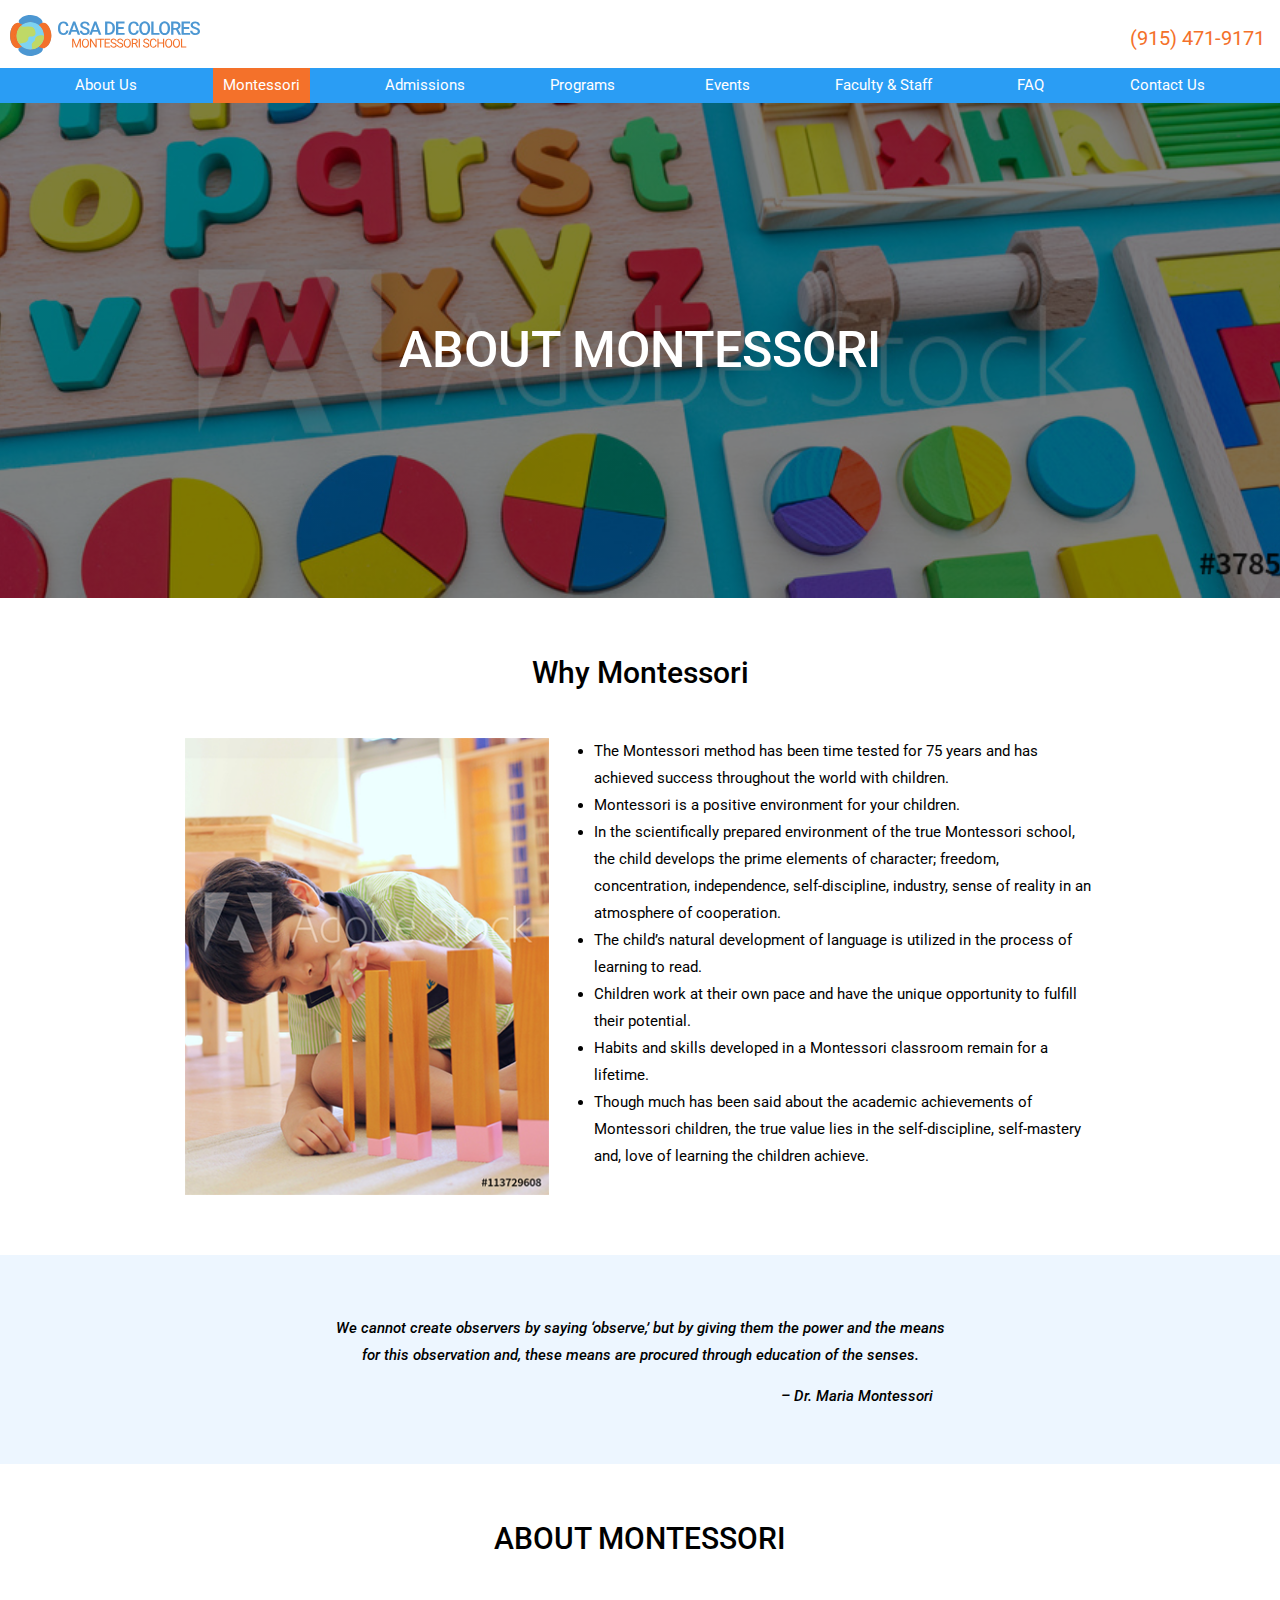
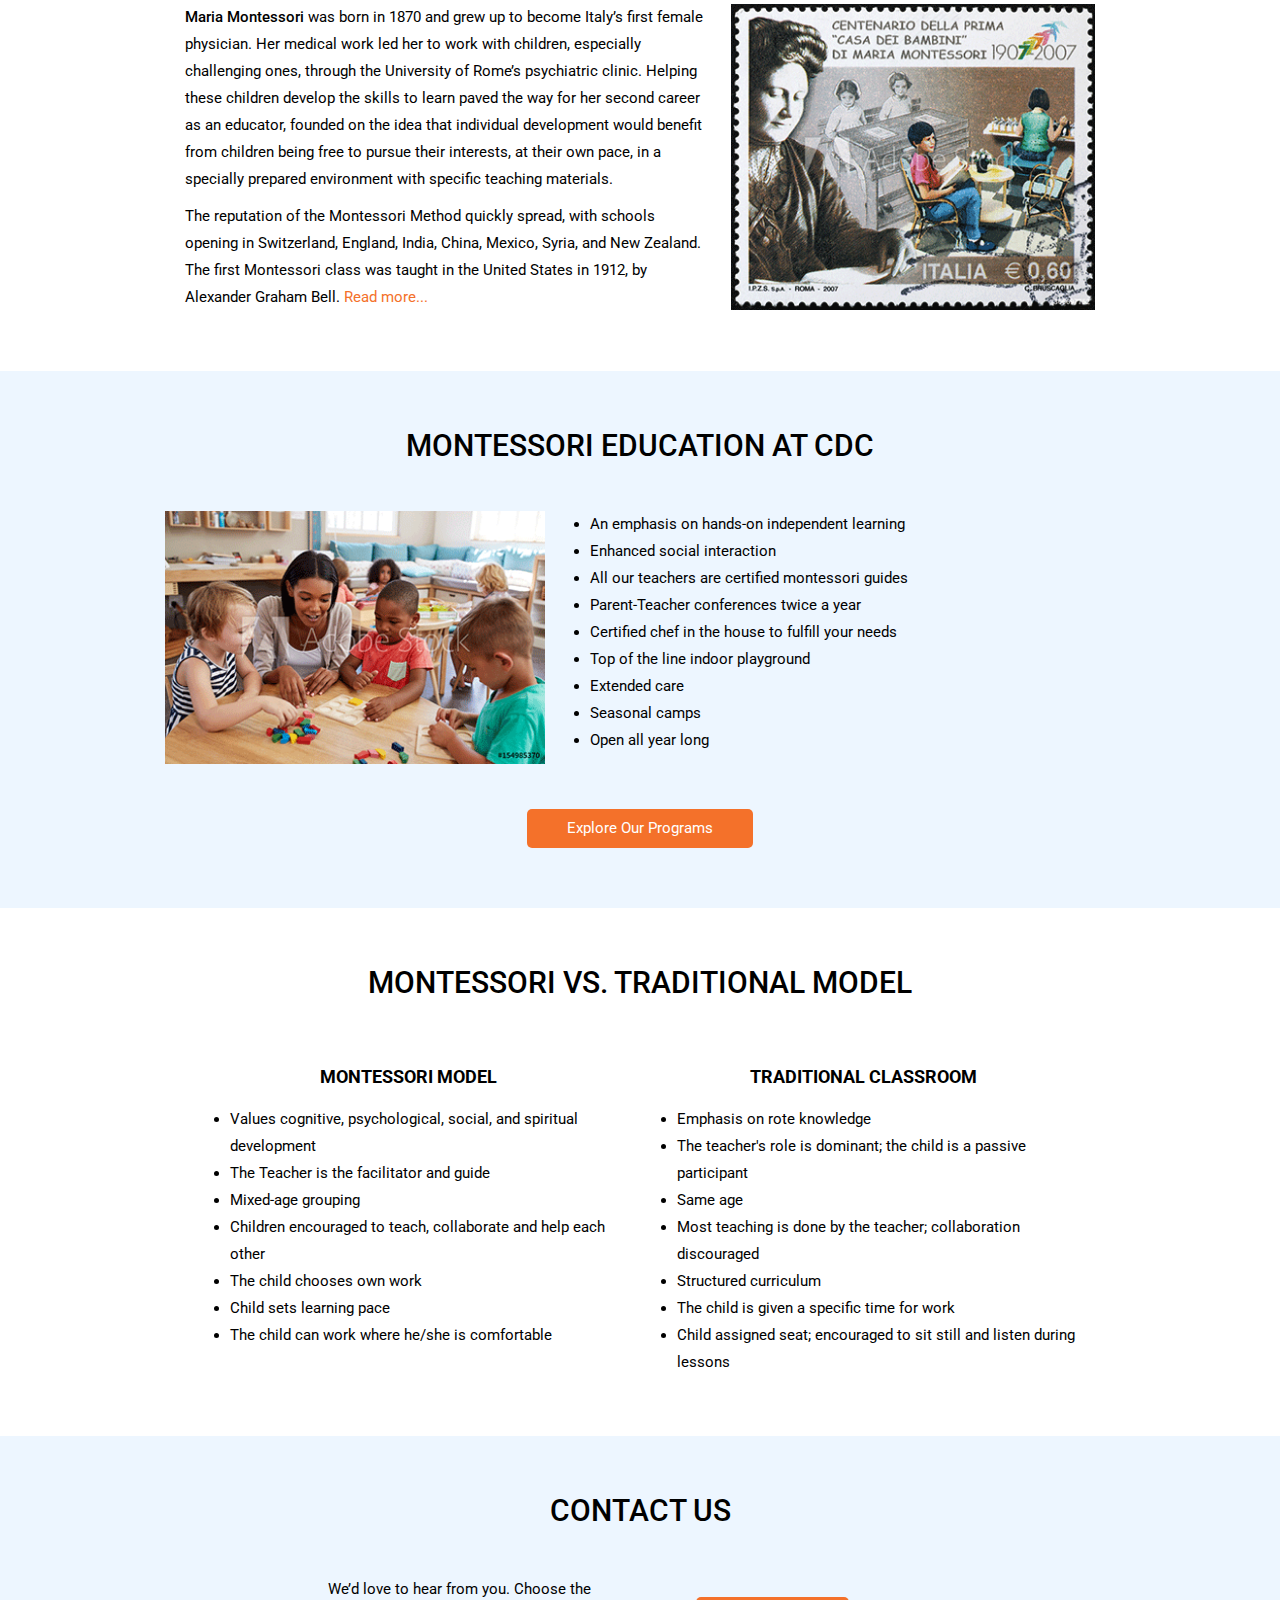
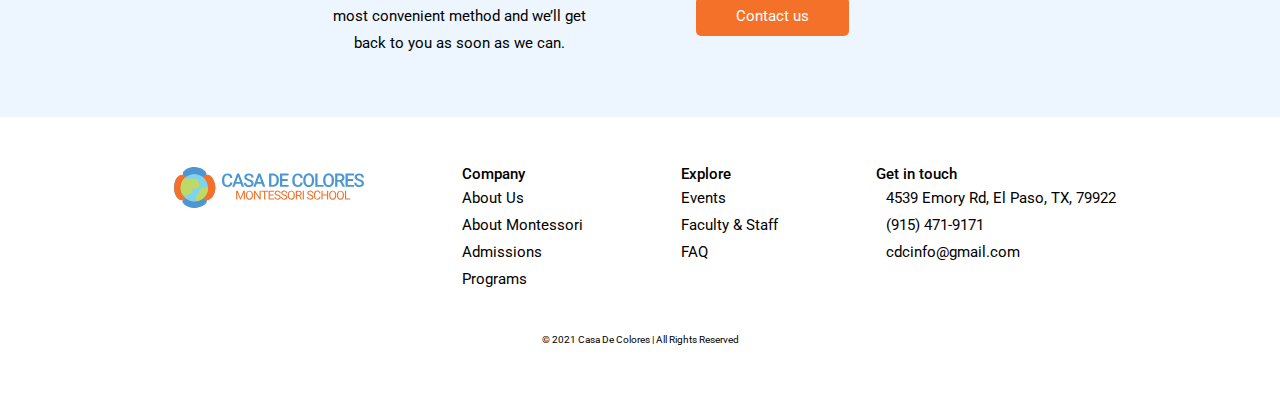
<file: pages/montessori.html>
<!DOCTYPE html>
<html lang="en">
  <head>
    <meta charset="UTF-8" />
    <meta name="viewport" content="width=device-width, initial-scale=1.0" />
    <meta name="description" content="Casa de Colores Montessori school follows the scientifically prepared environment of the true Montessori school, the child develops the prime elements of character; freedom, concentration, independence, self-discipline, industry, sense of reality…in an atmosphere of cooperation." />
    <title>Montessori</title>
    <link rel="preconnect" href="https://fonts.gstatic.com" />
    <link
      href="https://fonts.googleapis.com/css2?family=Roboto:ital,wght@0,100;0,300;0,400;0,500;0,700;0,900;1,100;1,300;1,400;1,500;1,700;1,900&display=swap"
      rel="stylesheet"
    />
    <link
      rel="stylesheet"
      href="https://pro.fontawesome.com/releases/v5.10.0/css/all.css"
      integrity="sha384-AYmEC3Yw5cVb3ZcuHtOA93w35dYTsvhLPVnYs9eStHfGJvOvKxVfELGroGkvsg+p"
      crossorigin="anonymous"
    />
    <link rel="shortcut icon" type="image/jpg" href="../images/iconCase.png" />
    <link rel="stylesheet" href="../css/main.css" />
  </head>
  <body id="aboutMontessori">
    <header>
      <nav class="hat">
        <a href="../index.html"
          ><img src="../images/casadelogo_updated.svg" alt="logo"
        /></a>
        <label for="showMenu" class="showMenu">
          <span class="fa fa-bars" aria-hidden="true"></span
        ></label>
        <input type="checkbox" name="checkbox" id="showMenu" role="button" />
        <p class="phoneNum hiddenOnMobile">(915) 471-9171</p>
        <div class="clearIt"></div>
        <ul class="menu">
          <li><a href="aboutUs.html">About Us</a></li>
          <li class="currentPage"><a href="#">Montessori</a></li>
          <li><a href="admissions.html">Admissions</a></li>
          <li>
            <a>Programs <span class="fas fa-caret-down"></span></a>
            <ul class="dropDown">
              <li><a href="toddler.html">Toddler</a></li>
              <li><a href="primary.html">Primary</a></li>
              <li><a href="elementary.html">Elementary</a></li>
            </ul>
          </li>

          <li><a href="events.html">Events</a></li>
          <li><a href="staff.html">Faculty &amp; Staff</a></li>
          <li><a href="faq.html">FAQ</a></li>
          <li><a href="contactUs.html">Contact Us</a></li>
        </ul>
      </nav>
    </header>
    <section class="hero">
      <div class="hero-text">
        <h1>ABOUT MONTESSORI</h1>
      </div>
    </section>

    <main>
      <section class="sectWhyMont">
        <h2>Why Montessori</h2>
        <div class="aboutDesc">
          <img src="../images/whyMontessori.png" alt="Team Image" />
          <article>
            <ul class="ulStyles">
              <li>
                The Montessori method has been time tested for 75 years and has
                achieved success throughout the world with children.
              </li>
              <li>Montessori is a positive environment for your children.</li>
              <li>
                In the scientifically prepared environment of the true
                Montessori school, the child develops the prime elements of
                character; freedom, concentration, independence,
                self-discipline, industry, sense of reality in an atmosphere of
                cooperation.
              </li>
              <li>
                The child’s natural development of language is utilized in the
                process of learning to read.
              </li>
              <li>
                Children work at their own pace and have the unique opportunity
                to fulfill their potential.
              </li>
              <li>
                Habits and skills developed in a Montessori classroom remain for
                a lifetime.
              </li>
              <li>
                Though much has been said about the academic achievements of
                Montessori children, the true value lies in the self-discipline,
                self-mastery and, love of learning the children achieve.
              </li>
            </ul>
          </article>
        </div>
      </section>

      <section class="sectionQuote">
        <blockquote>
          <p>
            We cannot create observers by saying ‘observe,’ but by giving
            them the power and the means for this observation and, these means
            are procured through education of the senses.
          </p>
          <footer>– Dr. Maria Montessori</footer>
        </blockquote>
      </section>

      <section class="sectAboutMont">
        <h2>ABOUT MONTESSORI</h2>
        <div class="aboutDesc">
          <article>
            <p>
              <span class="bold500">Maria Montessori</span> was born in 1870 and grew up to become
              Italy’s first female physician. Her medical work led her to work
              with children, especially challenging ones, through the University
              of Rome’s psychiatric clinic. Helping these children develop the
              skills to learn paved the way for her second career as an
              educator, founded on the idea that individual development would
              benefit from children being free to pursue their interests, at
              their own pace, in a specially prepared environment with specific
              teaching materials.</p> <br/>
              <p>The reputation of the Montessori Method
              quickly spread, with schools opening in Switzerland, England,
              India, China, Mexico, Syria, and New Zealand. The first Montessori
              class was taught in the United States in 1912, by Alexander Graham
              Bell. <a href="https://amshq.org/About-Montessori/History-of-Montessori/Who-Was-Maria-Montessori" target="_blank"> Read more...</a>
            </p>
          </article>
          <img
            src="../images/aboutMontessori.png"
            alt="Image describing school values"
          />
        </div>
      </section>
      <section class="sectEduAtCDC">
        <div class="ourEduAtCDCContainer">
          <h2>MONTESSORI EDUCATION AT CDC</h2>
          <div class="aboutDesc">
            <img src="../images/montessoriAtCDC.png" alt="Team Image" />
            <article>
              <ul class="ulStyles">
                <li>An emphasis on hands-on independent learning</li>
                <li>Enhanced social interaction</li>
                <li>All our teachers are certified montessori guides</li>

                <li>Parent-Teacher conferences twice a year</li>
                <li>Certified chef in the house to fulfill your needs</li>
                <li>Top of the line indoor playground</li>
                <li>Extended care</li>
                <li>Seasonal camps</li>
                <li>Open all year long</li>
              </ul>
            </article>
          </div>

          <a href="../index.html#programs" class="button"
            >Explore Our Programs</a
          >
        </div>
      </section>

      <section class="sectMontVsTrad">
        <h2>MONTESSORI VS. TRADITIONAL MODEL</h2>
        <div class="aboutDesc">
          <article>
            <h4>MONTESSORI MODEL</h4>
            <ul class="ulStyles">
              <li>
                Values cognitive, psychological, social, and spiritual
                development
              </li>
              <li>The Teacher is the facilitator and guide</li>
              <li>Mixed-age grouping</li>
              <li>
                Children encouraged to teach, collaborate and help each other
              </li>
              <li>The child chooses own work</li>
              <li>Child sets learning pace</li>
              <li>The child can work where he/she is comfortable</li>
            </ul>
          </article>
          <article>
            <h4>TRADITIONAL CLASSROOM</h4>
            <ul class="ulStyles">
              <li>Emphasis on rote knowledge</li>
              <li>
                The teacher's role is dominant; the child is a passive
                participant
              </li>
              <li>Same age</li>
              <li>
                Most teaching is done by the teacher; collaboration discouraged
              </li>
              <li>Structured curriculum</li>
              <li>The child is given a specific time for work</li>
              <li>
                Child assigned seat; encouraged to sit still and listen during
                lessons
              </li>
            </ul>
          </article>
        </div>
      </section>

      <section class="contactUs">
        <h2>CONTACT US</h2>
        <div>
          <p>
            We’d love to hear from you. Choose the most convenient method and
            we’ll get back to you as soon as we can.
          </p>
          <a href="contactUs.html" class="button">Contact us</a>
        </div>
      </section>
    </main>

    <footer>
      <div class="flexContainer">
        <a href="../index.html" class="hiddenLogo"
          ><img src="../images/casadelogo_updated.svg" alt="logo"
        /></a>
        <div>
          <h5>Company</h5>
          <ul>
            <li><a href="aboutUs.html">About Us</a></li>
            <li><a href="#">About Montessori</a></li>
            <li><a href="admissions.html">Admissions</a></li>
            <li><a href="../index.html#programs">Programs</a></li>
          </ul>
        </div>
        <div>
          <h5>Explore</h5>
          <ul>
            <li><a href="events.html">Events</a></li>
            <li><a href="staff.html">Faculty &amp; Staff</a></li>
            <li><a href="faq.html">FAQ</a></li>
          </ul>
        </div>
        <div>
          <h5>Get in touch</h5>
          <ul>
            <li>
              <a
                href="http://maps.google.com/?q=4539EmoryRd,ElPaso,TX79922"
                target="_blank"
                ><i class="fas fa-school addressIcon"></i> 4539 Emory Rd, El
                Paso, TX, 79922</a
              >
            </li>
            <li>
              <a href=""
                ><i class="fas fa-phone-alt addressIcon"></i> (915) 471-9171</a
              >
            </li>
            <li>
              <a href="mailto:test@gmail.com"
                ><i class="fas fa-envelope addressIcon"></i>
                cdcinfo@gmail.com</a
              >
            </li>
            <li>
              <a
                href="https://www.facebook.com/casadecoloresmontessorischool/"
                target="_blank"
                class="socialLinks"
                ><i class="fab fa-facebook-square"></i>
              </a>
              <a
                href="https://www.youtube.com/watch?v=M-gVvZ0uZRU&ab_channel=LernvideosundVortr%C3%A4ge"
                target="_blank"
                class="socialLinks"
                ><i class="fab fa-youtube"></i
              ></a>
              <a
                href="https://twitter.com/montessoripei?lang=en"
                target="_blank"
                class="socialLinks"
                ><i class="fab fa-twitter-square"></i
              ></a>
            </li>
          </ul>
        </div>
      </div>
      <small>&copy; 2021 Casa De Colores | All Rights Reserved</small>
    </footer>
  </body>
</html>
</file>
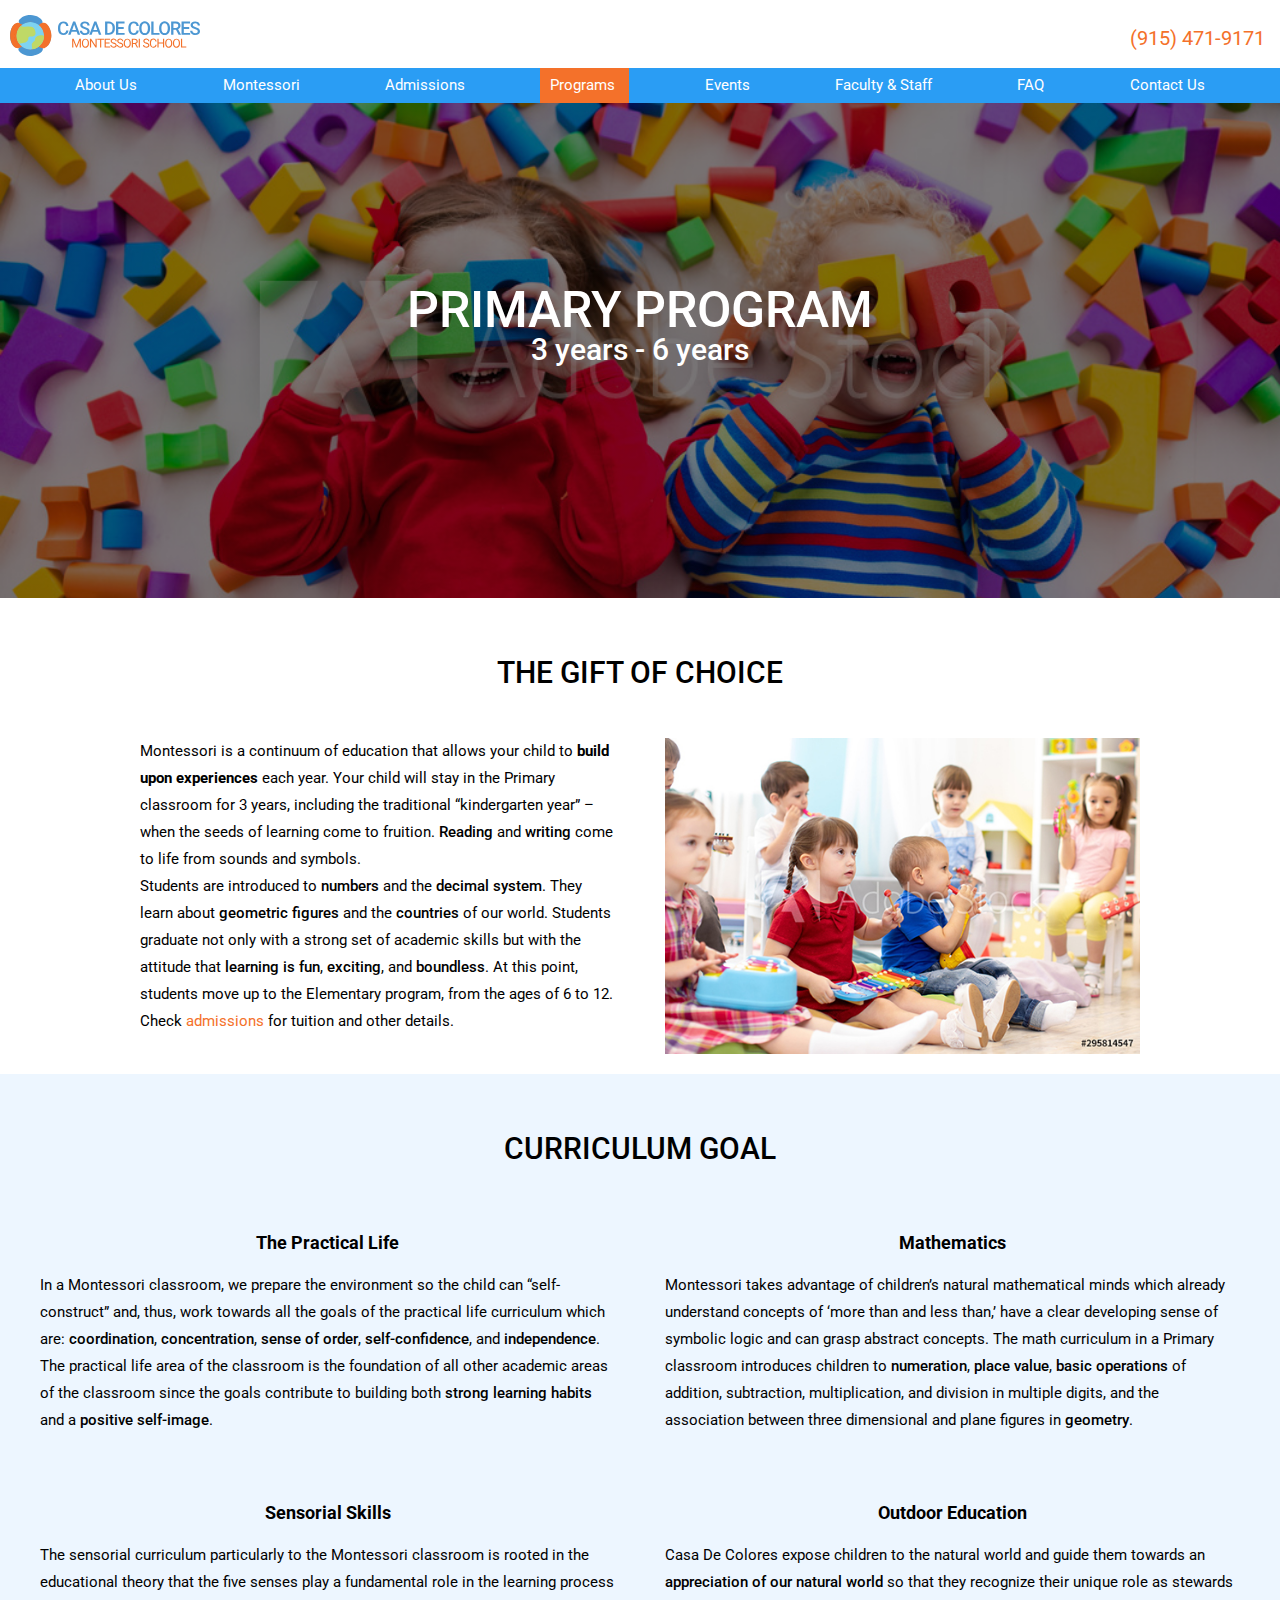
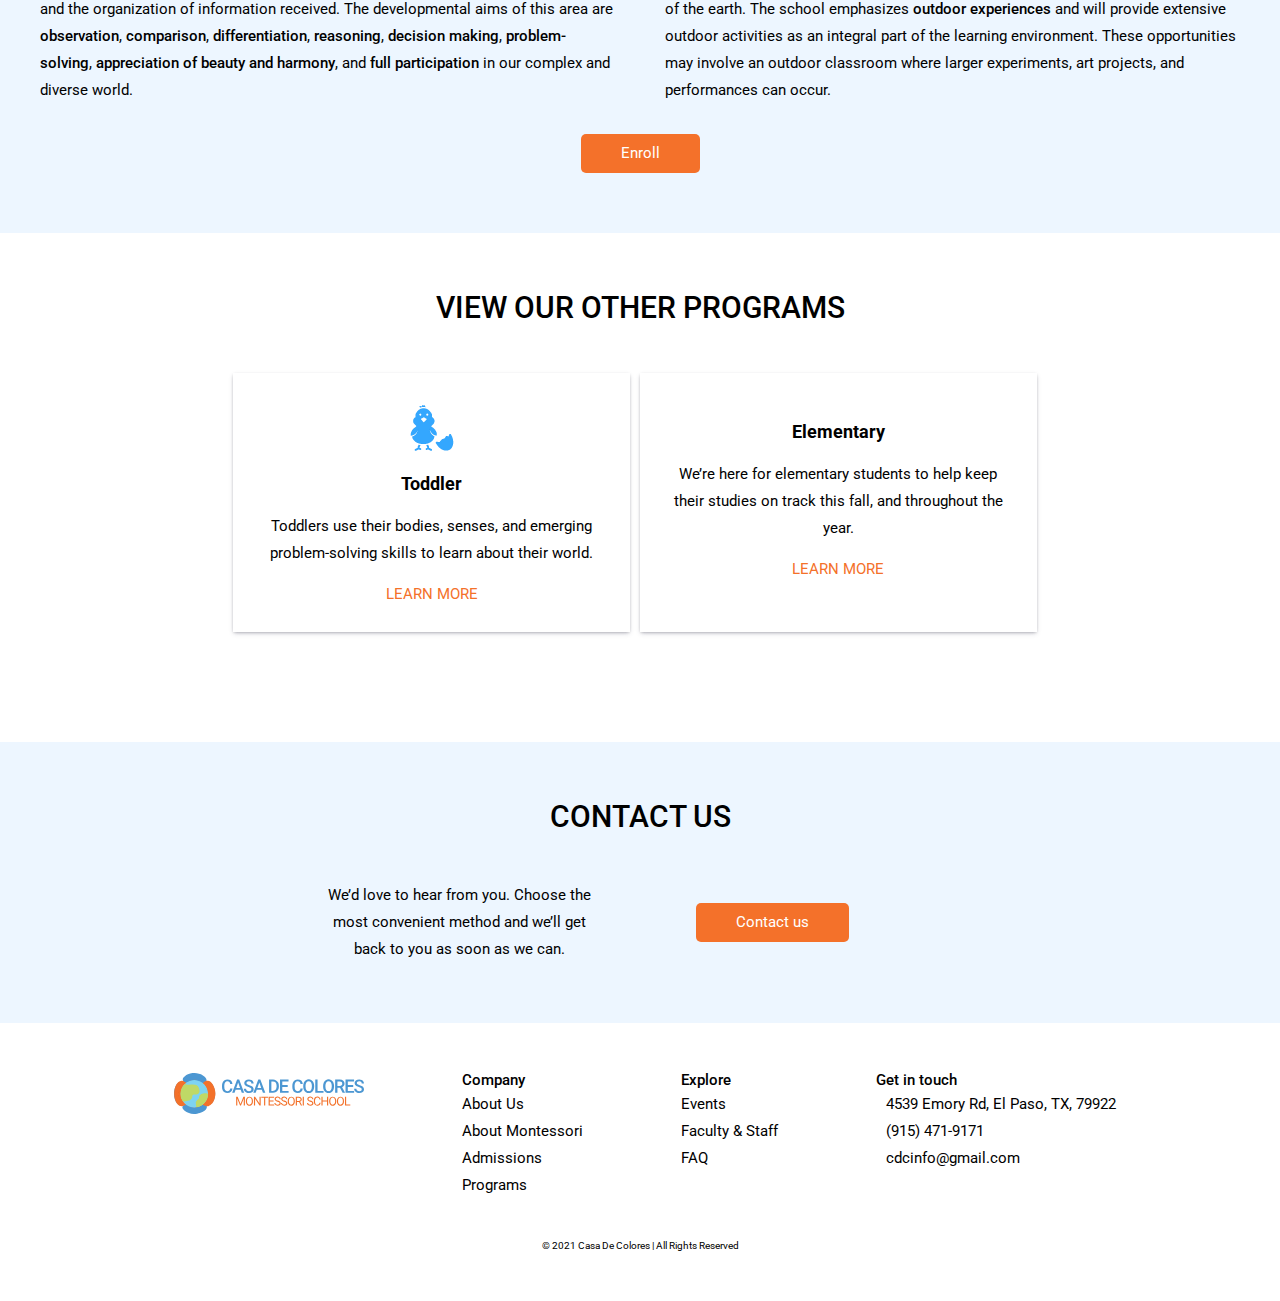
<file: pages/primary.html>
<!DOCTYPE html>
<html lang="en">
  <head>
    <meta charset="UTF-8" />
    <meta name="viewport" content="width=device-width, initial-scale=1.0" />
    <meta name="description" content="The Primary program at Casa de Colores Montessori starts from the traditional “kindergarten year” – when the seeds of learning come to fruition. Reading and writing come to life from sounds and symbols. Students are introduced to numbers and the decimal system." />
    <title>Program: Primary</title>
    <link rel="preconnect" href="https://fonts.gstatic.com" />
    <link
      href="https://fonts.googleapis.com/css2?family=Roboto:ital,wght@0,100;0,300;0,400;0,500;0,700;0,900;1,100;1,300;1,400;1,500;1,700;1,900&display=swap"
      rel="stylesheet"
    />
    <link
      rel="stylesheet"
      href="https://pro.fontawesome.com/releases/v5.10.0/css/all.css"
      integrity="sha384-AYmEC3Yw5cVb3ZcuHtOA93w35dYTsvhLPVnYs9eStHfGJvOvKxVfELGroGkvsg+p"
      crossorigin="anonymous"
    />
    <link rel="shortcut icon" type="image/jpg" href="../images/iconCase.png" />
    <link rel="stylesheet" href="../css/main.css" />

    <style></style>
  </head>
  <body id="primary">
    <header>
      <nav class="hat">
        <a href="../index.html"
          ><img src="../images/casadelogo_updated.svg" alt="logo"
        /></a>
        <label for="showMenu" class="showMenu">
          <span class="fa fa-bars" aria-hidden="true"></span
        ></label>
        <input type="checkbox" name="menu" id="showMenu" role="button" />
        <p class="phoneNum hiddenOnMobile">(915) 471-9171</p>
        <div class="clearIt"></div>
        <ul class="menu">
          <li><a href="aboutUs.html">About Us</a></li>
          <li><a href="montessori.html">Montessori</a></li>
          <li><a href="admissions.html">Admissions</a></li>
          <li>
            <a   class="currentPage">Programs <span class="fas fa-caret-down"></span></a>
            <ul class="dropDown">
              <li><a href="toddler.html">Toddler</a></li>
              <li><a href="#" class="subCurrentPage">Primary</a></li>
              <li><a href="elementary.html">Elementary</a></li>
            </ul>
          </li>

          <li><a href="events.html">Events</a></li>
          <li><a href="staff.html">Faculty &amp; Staff</a></li>
          <li><a href="faq.html">FAQ</a></li>
          <li><a href="contactUs.html">Contact Us</a></li>
        </ul>
      </nav>
    </header>
    <section class="hero">
      <div class="hero-text">
        <h1>PRIMARY PROGRAM</h1>
        <h2>3 years - 6 years</h2>
      </div>
    </section>
    <main>
      <section class="container">
        <h2>THE GIFT OF CHOICE</h2>
        <div class="doIt">
          <p>
            Montessori is a continuum of education that allows your child to
            <span class="boldTx">build upon experiences</span> each year. Your child will stay in the
            Primary classroom for 3 years, including the traditional
            “kindergarten year” – when the seeds of learning come to fruition.
            <span class="bold500">Reading</span> and <span class="bold500">writing</span> come to life from sounds and symbols. 
            <br>
            Students
            are introduced to <span class="bold500">numbers</span> and the <span class="bold500">decimal system</span>. 
            They learn about
            <span class="bold500">geometric figures</span> and the <span class="bold500">countries</span> of our world. 
            Students graduate
            not only with a strong set of academic skills but with the attitude
            that <span class="bold500">learning is fun</span>, <span class="bold500">exciting</span>, and 
            <span class="bold500">boundless</span>. At this point,
            students move up to the Elementary program, from the ages of 6 to
            12. Check <a href="admissions.html">admissions</a> for tuition and
            other details.
          </p>
          <img src="../images/primary.jpg" alt="kindergarten kids" />
        </div>
      </section>

      <section class="curriculum">
        <h2>CURRICULUM GOAL</h2>
        <div class="curriculumPoints">
          <div>
            <h4>The Practical Life</h4>
            <p>
              In a Montessori classroom, we prepare the environment so the child
              can “self-construct” and, thus, work towards all the goals of the
              practical life curriculum which are: <span class="bold500">coordination</span>, 
              <span class="bold500">concentration</span>,
              <span class="bold500">sense of order</span>, <span class="bold500">self-confidence</span>, and 
              <span class="bold500">independence</span>. 
              <!-- The activities
              in this area range from meeting the practical skills for
              three-year-olds, such as pouring liquids, to the twenty-five step
              table washing work for six-year-olds.  -->
              The practical life area of
              the classroom is the foundation of all other academic areas of the
              classroom since the goals contribute to building both <span class="bold500">strong
                learning habits</span> and a <span class="bold500">positive self-image</span>.
            </p>
          </div>

          <div>
            <h4>Mathematics</h4>
            <p>
              Montessori takes advantage of children’s natural mathematical
              minds which already understand concepts of ‘more than and less
              than,’ have a clear developing sense of symbolic logic and can
              grasp abstract concepts. 
              The math curriculum in a Primary classroom
              introduces children to <span class="bold500">numeration</span>, <span class="bold500">place value</span>, 
              <span class="bold500">basic operations</span>
              of addition, subtraction, multiplication, and division in multiple
              digits, and the association between three dimensional and plane
              figures in <span class="bold500">geometry</span>.
            </p>
          </div>

          <div>
            <h4>Sensorial Skills</h4>
            <p>
              The sensorial curriculum particularly to the Montessori classroom
              is rooted in the educational theory that the five senses play a
              fundamental role in the learning process and the organization of
              information received. The developmental aims of this area are
              <span class="bold500">observation</span>, 
              <span class="bold500">comparison</span>, <span class="bold500">differentiation</span>, 
              <span class="bold500">reasoning</span>, <span class="bold500">decision
                making</span>, <span class="bold500">problem-solving</span>, <span class="bold500">appreciation of beauty 
                and harmony</span>, and
              <span class="bold500">full participation</span> in our complex and diverse world. 
              <!-- The sensorial
              curriculum is the foundation for mathematics and geometry because
              it allows children to practice sequences and gradations as well as
              three-dimensional spatial learning. -->
            </p>
          </div>

          <div>
            <h4>Outdoor Education</h4>
            <p>
              Casa De Colores expose children to the natural world and guide
              them towards an <span class="bold500">appreciation of our natural world</span> so that they
              recognize their unique role as stewards of the earth. The school
              emphasizes <span class="bold500">outdoor experiences</span> and will provide extensive outdoor
              activities as an integral part of the learning environment. These
              opportunities may involve an outdoor classroom where larger
              experiments, art projects, and performances can occur. 
              <!--  and a school
              garden to complement the science, environmental education, and
              nutrition curricula. -->
            </p>
          </div>
        </div>
        <a href="admissions.html" class="button enroll">Enroll</a>
      </section>
      <section class="other programs link2">
        <h2>VIEW OUR OTHER PROGRAMS</h2>
        <div>
          <article class="programCard">
            <img src="../images/chick_shell.png" alt="hatched chick" />
            <h4>Toddler</h4>
            <p>
              Toddlers use their bodies, senses, and emerging problem-solving
              skills to learn about their world.
            </p>
            <a href="toddler.html">LEARN MORE</a>
          </article>
          <article class="programCard">
            <i class="fas fa-dove"></i>
            <h4>Elementary</h4>
            <p>
              We’re here for elementary students to help keep their studies on
              track this fall, and throughout the year.
            </p>
            <a href="elementary.html">LEARN MORE</a>
          </article>
        </div>
      </section>

      <section class="contactUs">
        <h2>CONTACT US</h2>
        <div>
          <p>
            We’d love to hear from you. Choose the most convenient method and
            we’ll get back to you as soon as we can.
          </p>
          <a href="contactUs.html" class="button">Contact us</a>
        </div>
      </section>
    </main>

    <footer>
      <div class="flexContainer">
        <a href="../index.html" class="hiddenLogo"
          ><img src="../images/casadelogo_updated.svg" alt="logo"
        /></a>
        <div>
          <h5>Company</h5>
          <ul>
            <li><a href="aboutUs.html">About Us</a></li>
            <li><a href="montessori.html">About Montessori</a></li>
            <li><a href="admissions.html">Admissions</a></li>
            <li><a href="../index.html#programs">Programs</a></li>
          </ul>
        </div>
        <div>
          <h5>Explore</h5>
          <ul>
            <li><a href="events.html">Events</a></li>
            <li><a href="staff.html">Faculty &amp; Staff</a></li>
            <li><a href="faq.html">FAQ</a></li>
          </ul>
        </div>
        <div>
          <h5>Get in touch</h5>
          <ul>
            <li>
              <a
                href="http://maps.google.com/?q=4539EmoryRd,ElPaso,TX79922"
                target="_blank"
                ><i class="fas fa-school addressIcon"></i> 4539 Emory Rd, El
                Paso, TX, 79922</a
              >
            </li>
            <li>
              <a href=""
                ><i class="fas fa-phone-alt addressIcon"></i> (915) 471-9171</a
              >
            </li>
            <li>
              <a href="mailto:test@gmail.com"
                ><i class="fas fa-envelope addressIcon"></i>
                cdcinfo@gmail.com</a
              >
            </li>
            <li>
              <a
                href="https://www.facebook.com/casadecoloresmontessorischool/"
                target="_blank"
                class="socialLinks"
                ><i class="fab fa-facebook-square"></i>
              </a>
              <a
                href="https://www.youtube.com/watch?v=M-gVvZ0uZRU&ab_channel=LernvideosundVortr%C3%A4ge"
                target="_blank"
                class="socialLinks"
                ><i class="fab fa-youtube"></i
              ></a>
              <a
                href="https://twitter.com/montessoripei?lang=en"
                target="_blank"
                class="socialLinks"
                ><i class="fab fa-twitter-square"></i
              ></a>
            </li>
          </ul>
        </div>
      </div>
      <small>&copy; 2021 Casa De Colores | All Rights Reserved</small>
    </footer>
  </body>
</html>
</file>
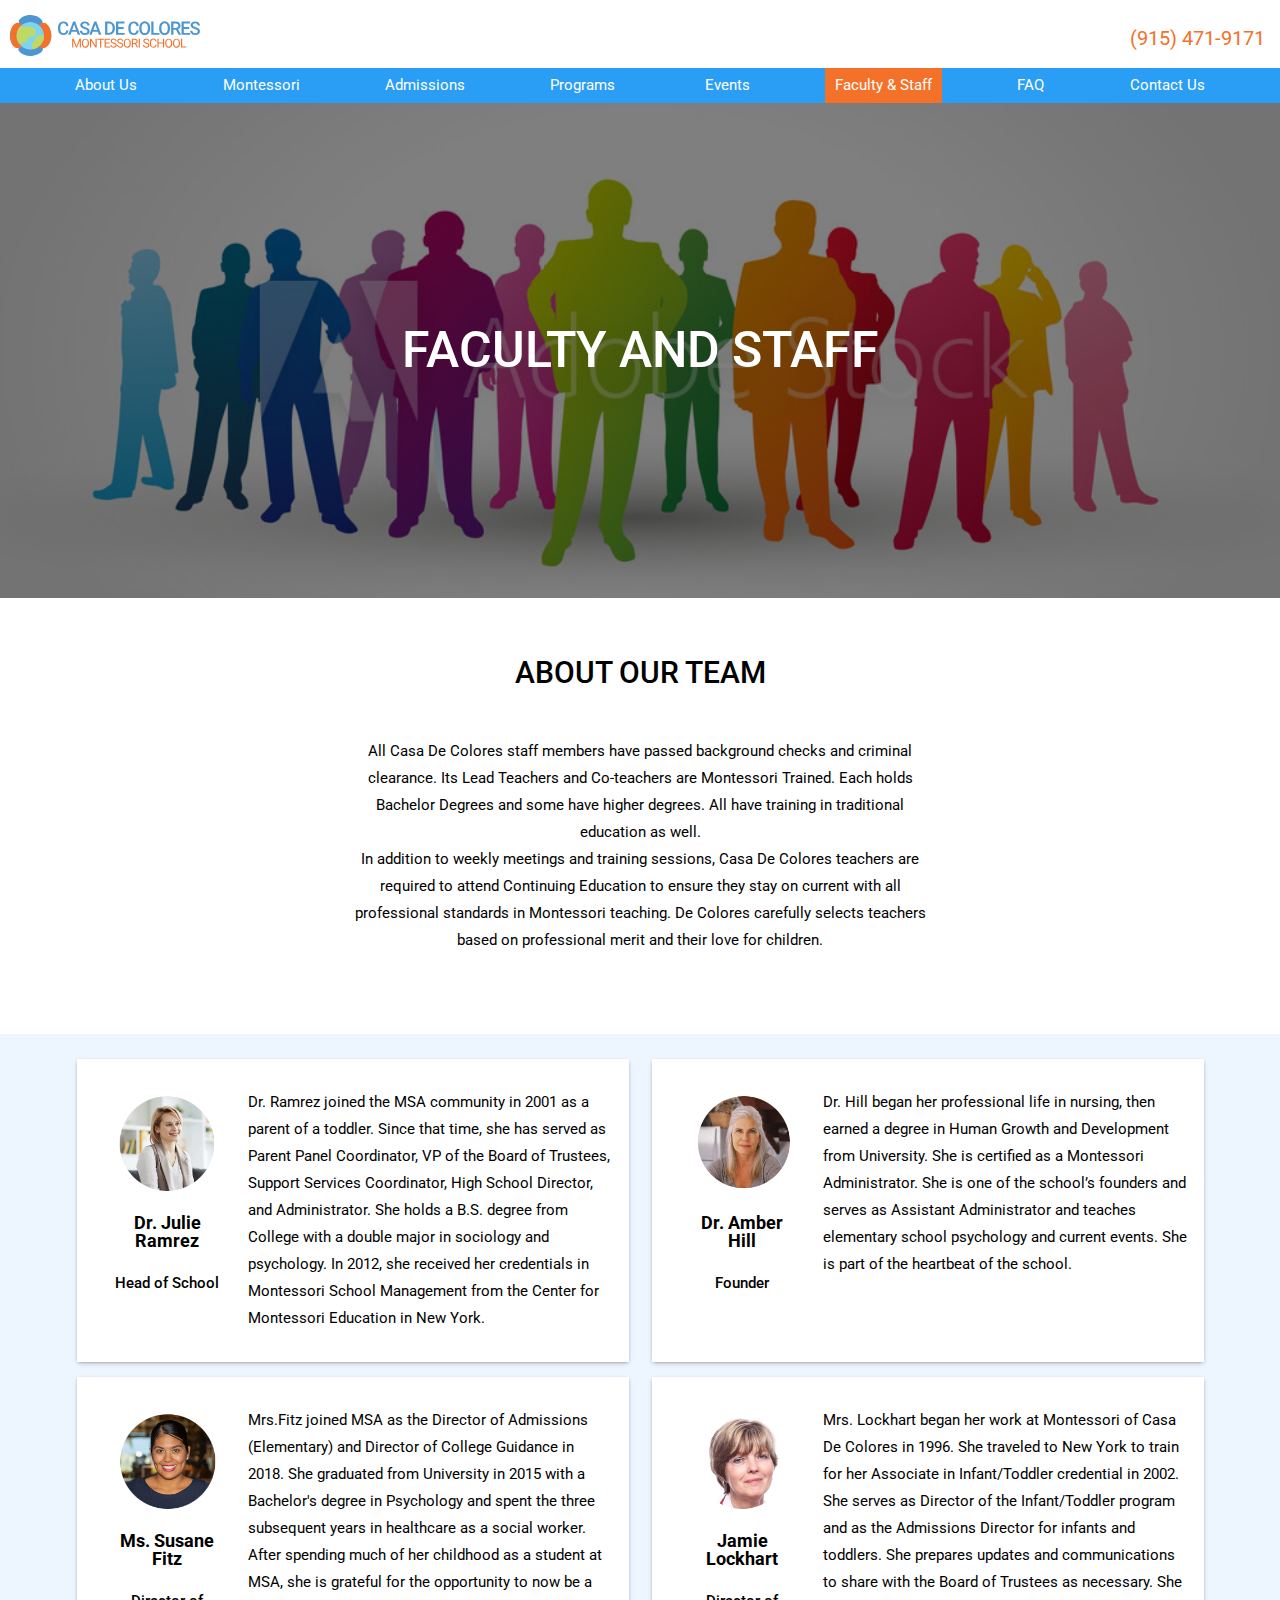
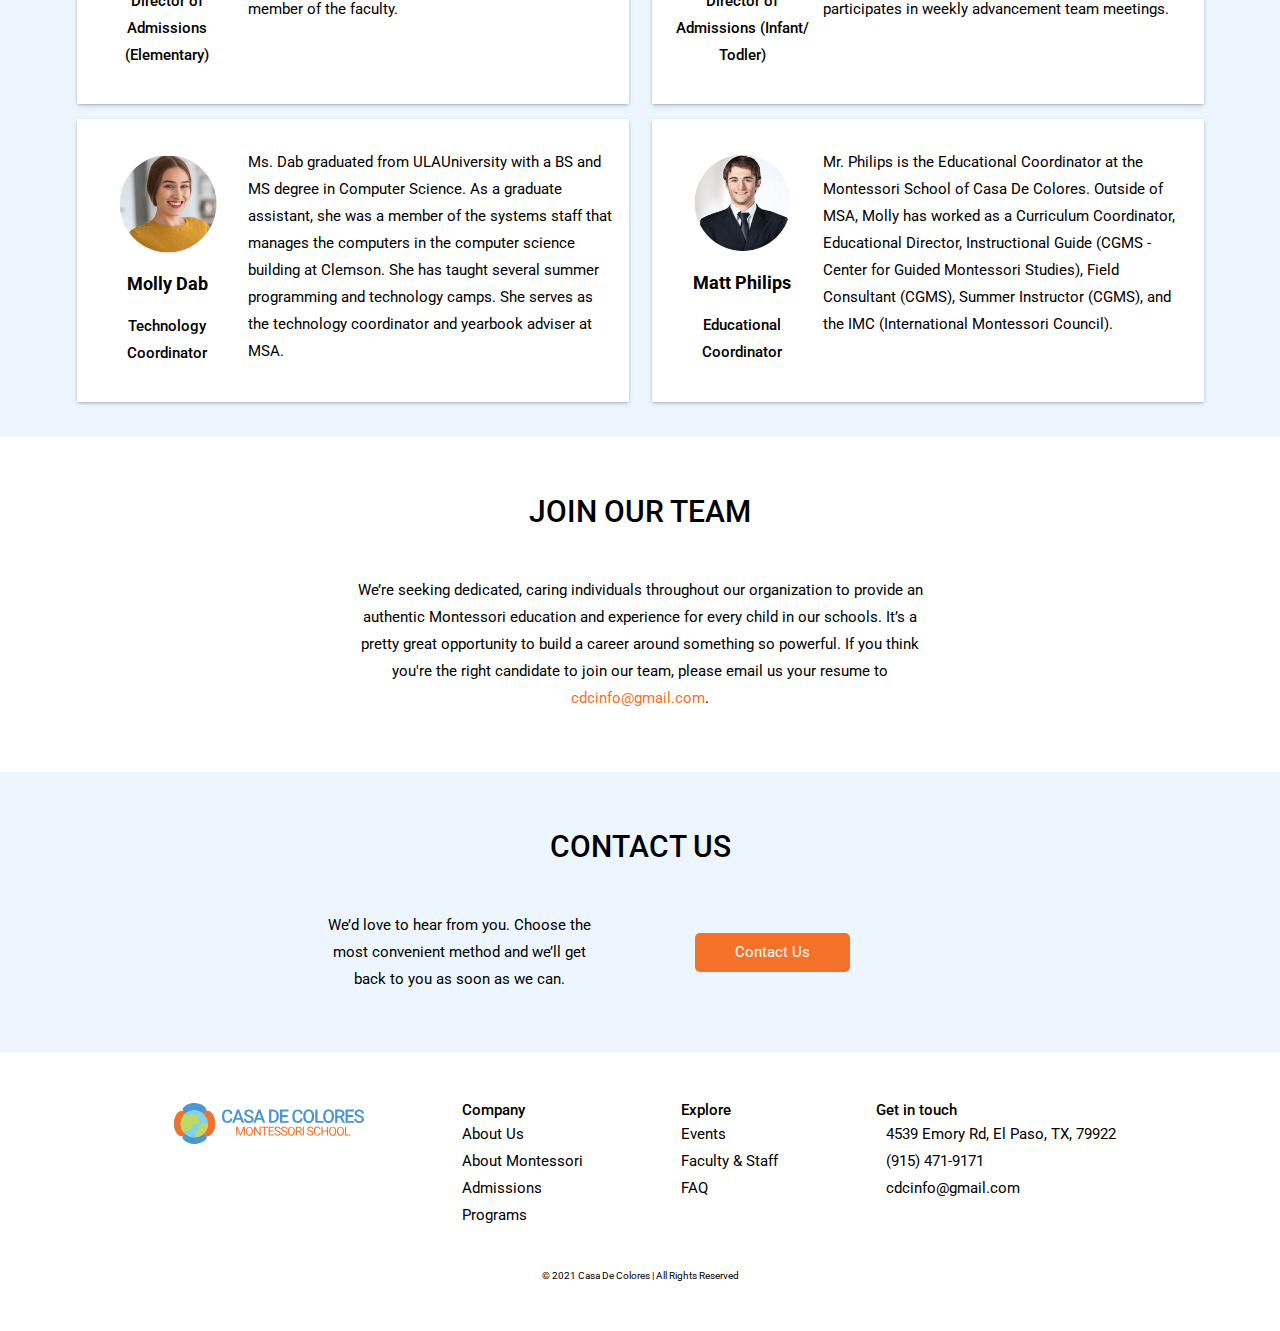
<file: pages/staff.html>
<!DOCTYPE html>
<html lang="en">
  <head>
    <meta charset="UTF-8" />
    <meta name="viewport" content="width=device-width, initial-scale=1.0" />
    <meta
      name="description"
      content="All Casa De Colores staff members have passed background checks. Its Lead Teachers and Co-teachers are Montessori Trained. Each holds Bachelor Degrees and some have higher degrees. All have training in traditional education as well. Come and join our team."
    />
    <title>Faculty &amp; Staff</title>
    <link rel="preconnect" href="https://fonts.gstatic.com" />
    <link
      href="https://fonts.googleapis.com/css2?family=Roboto:ital,wght@0,100;0,300;0,400;0,500;0,700;0,900;1,100;1,300;1,400;1,500;1,700;1,900&display=swap"
      rel="stylesheet"
    />
    <link
      rel="stylesheet"
      href="https://pro.fontawesome.com/releases/v5.10.0/css/all.css"
      integrity="sha384-AYmEC3Yw5cVb3ZcuHtOA93w35dYTsvhLPVnYs9eStHfGJvOvKxVfELGroGkvsg+p"
      crossorigin="anonymous"
    />
    <link rel="shortcut icon" type="image/jpg" href="../images/iconCase.png" />
    <link rel="stylesheet" href="../css/main.css" />
  </head>
  <body id="staff">
    <header>
      <nav class="hat">
        <a href="../index.html"
          ><img src="../images/casadelogo_updated.svg" alt="logo"
        /></a>
        <label for="showMenu" class="showMenu">
          <span class="fa fa-bars" aria-hidden="true"></span
        ></label>
        <input type="checkbox" name="checkbox" id="showMenu" role="button" />
        <p class="phoneNum hiddenOnMobile">(915) 471-9171</p>
        <div class="clearIt"></div>
        <ul class="menu">
          <li><a href="aboutUs.html">About Us</a></li>
          <li><a href="montessori.html">Montessori</a></li>
          <li><a href="admissions.html">Admissions</a></li>
          <li>
            <a>Programs <span class="fas fa-caret-down"></span></a>
            <ul class="dropDown">
              <li><a href="toddler.html">Toddler</a></li>
              <li><a href="primary.html">Primary</a></li>
              <li><a href="elementary.html">Elementary</a></li>
            </ul>
          </li>

          <li><a href="events.html">Events</a></li>
          <li class="currentPage"><a href="#">Faculty &amp; Staff</a></li>
          <li><a href="faq.html">FAQ</a></li>
          <li><a href="contactUs.html">Contact Us</a></li>
        </ul>
      </nav>
    </header>
    <section class="hero">
      <div class="hero-text">
        <h1>FACULTY AND STAFF</h1>
      </div>
    </section>

    <main id="facultyPage">
      <section id="aboutFaculty" class="maxWidth">
        <h2>ABOUT OUR TEAM</h2>
        <p>
          All Casa De Colores staff members have passed background checks and
          criminal clearance. Its Lead Teachers and Co-teachers are Montessori
          Trained. Each holds Bachelor Degrees and some have higher degrees. All
          have training in traditional education as well.
        </p>
        <p>
          In addition to weekly meetings and training sessions, Casa De Colores
          teachers are required to attend Continuing Education to ensure they
          stay on current with all professional standards in Montessori
          teaching. De Colores carefully selects teachers based on professional
          merit and their love for children.
        </p>
      </section>
      <div class="lightBlueBg">
        <section class="facultyWrapper container">
          <section class="facultyDetails">
            <div class="facultyImage">
              <img src="../images/schoolHead.png" alt="head of school" />
              <h4>Dr. Julie Ramrez</h4>
              <p>Head of School</p>
            </div>
            <div class="facultyDesc">
              <p>
                Dr. Ramrez joined the MSA community in 2001 as a parent of a
                toddler. Since that time, she has served as Parent Panel
                Coordinator, VP of the Board of Trustees, Support Services
                Coordinator, High School Director, and Administrator. She holds
                a B.S. degree from College with a double major in sociology and
                psychology. In 2012, she received her credentials in Montessori
                School Management from the Center for Montessori Education in
                New York.
              </p>
            </div>
          </section>

          <section class="facultyDetails">
            <div class="facultyImage">
              <img src="../images/founder.png" alt="founder of School" />
              <h4>Dr. Amber Hill</h4>
              <p>Founder</p>
            </div>
            <div class="facultyDesc">
              <p>
                Dr. Hill began her professional life in nursing, then earned a
                degree in Human Growth and Development from University. She is
                certified as a Montessori Administrator. She is one of the
                school’s founders and serves as Assistant Administrator and
                teaches elementary school psychology and current events. She is
                part of the heartbeat of the school.
              </p>
            </div>
          </section>

          <section class="facultyDetails">
            <div class="facultyImage">
              <img
                src="../images/directorElementary.png"
                alt="director of admission elementary"
              />
              <h4>Ms. Susane Fitz</h4>
              <p>Director of Admissions (Elementary)</p>
            </div>
            <div class="facultyDesc">
              <p>
                Mrs.Fitz joined MSA as the Director of Admissions (Elementary)
                and Director of College Guidance in 2018. She graduated from
                University in 2015 with a Bachelor's degree in Psychology and
                spent the three subsequent years in healthcare as a social
                worker. After spending much of her childhood as a student at
                MSA, she is grateful for the opportunity to now be a member of
                the faculty.
              </p>
            </div>
          </section>

          <section class="facultyDetails">
            <div class="facultyImage">
              <img
                src="../images/directorToddler.png"
                alt="director of admission toddler"
              />
              <h4>Jamie Lockhart</h4>
              <p>Director of Admissions (Infant/ Todler)</p>
            </div>
            <div class="facultyDesc">
              <p>
                Mrs. Lockhart began her work at Montessori of Casa De Colores in
                1996. She traveled to New York to train for her Associate in
                Infant/Toddler credential in 2002. She serves as Director of the
                Infant/Toddler program and as the Admissions Director for
                infants and toddlers. She prepares updates and communications to
                share with the Board of Trustees as necessary. She participates
                in weekly advancement team meetings.
              </p>
            </div>
          </section>

          <section class="facultyDetails">
            <div class="facultyImage">
              <img
                src="../images/techDirector.png"
                alt="Technology Coordinator"
              />
              <h4>Molly Dab</h4>
              <p>Technology Coordinator</p>
            </div>
            <div class="facultyDesc">
              <p>
                Ms. Dab graduated from ULAUniversity with a BS and MS degree in
                Computer Science. As a graduate assistant, she was a member of
                the systems staff that manages the computers in the computer
                science building at Clemson. She has taught several summer
                programming and technology camps. She serves as the technology
                coordinator and yearbook adviser at MSA.
              </p>
            </div>
          </section>

          <section class="facultyDetails">
            <div class="facultyImage">
              <img
                src="../images/eduCoordinator.png"
                alt="Educational Coordinator"
              />
              <h4>Matt Philips</h4>
              <p>Educational Coordinator</p>
            </div>
            <div class="facultyDesc">
              <p>
                Mr. Philips is the Educational Coordinator at the Montessori
                School of Casa De Colores. Outside of MSA, Molly has worked as a
                Curriculum Coordinator, Educational Director, Instructional
                Guide (CGMS - Center for Guided Montessori Studies), Field
                Consultant (CGMS), Summer Instructor (CGMS), and the IMC
                (International Montessori Council).
              </p>
            </div>
          </section>
        </section>
      </div>
      <!--end section facultyWrapper-->

      <section class="join maxWidth">
        <h2>JOIN OUR TEAM</h2>
        <div>
          <p>
            We’re seeking dedicated, caring individuals throughout our
            organization to provide an authentic Montessori education and
            experience for every child in our schools. It’s a pretty great
            opportunity to build a career around something so powerful. If you
            think you're the right candidate to join our team, please email us
            your resume to
            <a href="mailto:test@gmail.com"> cdcinfo@gmail.com</a>.
          </p>
        </div>
      </section>

      <section class="contactUs">
        <h2>CONTACT US</h2>
        <div>
          <p>
            We’d love to hear from you. Choose the most convenient method and
            we’ll get back to you as soon as we can.
          </p>
          <a href="contactUs.html" class="button">Contact Us</a>
        </div>
      </section>
    </main>
    <footer>
      <div class="flexContainer">
        <a href="../index.html" class="hiddenLogo"
          ><img src="../images/casadelogo_updated.svg" alt="logo"
        /></a>
        <div>
          <h5>Company</h5>
          <ul>
            <li><a href="aboutUs.html">About Us</a></li>
            <li><a href="montessori.html">About Montessori</a></li>
            <li><a href="admissions.html">Admissions</a></li>
            <li><a href="../index.html#programs">Programs</a></li>
          </ul>
        </div>
        <div>
          <h5>Explore</h5>
          <ul>
            <li><a href="events.html">Events</a></li>
            <li><a href="#">Faculty &amp; Staff</a></li>
            <li><a href="faq.html">FAQ</a></li>
          </ul>
        </div>
        <div>
          <h5>Get in touch</h5>
          <ul>
            <li>
              <a
                href="http://maps.google.com/?q=4539EmoryRd,ElPaso,TX79922"
                target="_blank"
                ><i class="fas fa-school addressIcon"></i> 4539 Emory Rd, El
                Paso, TX, 79922</a
              >
            </li>
            <li>
              <a href=""
                ><i class="fas fa-phone-alt addressIcon"></i> (915) 471-9171</a
              >
            </li>
            <li>
              <a href="mailto:test@gmail.com"
                ><i class="fas fa-envelope addressIcon"></i>
                cdcinfo@gmail.com</a
              >
            </li>
            <li>
              <a
                href="https://www.facebook.com/casadecoloresmontessorischool/"
                target="_blank"
                class="socialLinks"
                ><i class="fab fa-facebook-square"></i>
              </a>
              <a
                href="https://www.youtube.com/watch?v=M-gVvZ0uZRU&ab_channel=LernvideosundVortr%C3%A4ge"
                target="_blank"
                class="socialLinks"
                ><i class="fab fa-youtube"></i
              ></a>
              <a
                href="https://twitter.com/montessoripei?lang=en"
                target="_blank"
                class="socialLinks"
                ><i class="fab fa-twitter-square"></i
              ></a>
            </li>
          </ul>
        </div>
      </div>
      <small>&copy; 2021 Casa De Colores | All Rights Reserved</small>
    </footer>
  </body>
</html>
</file>
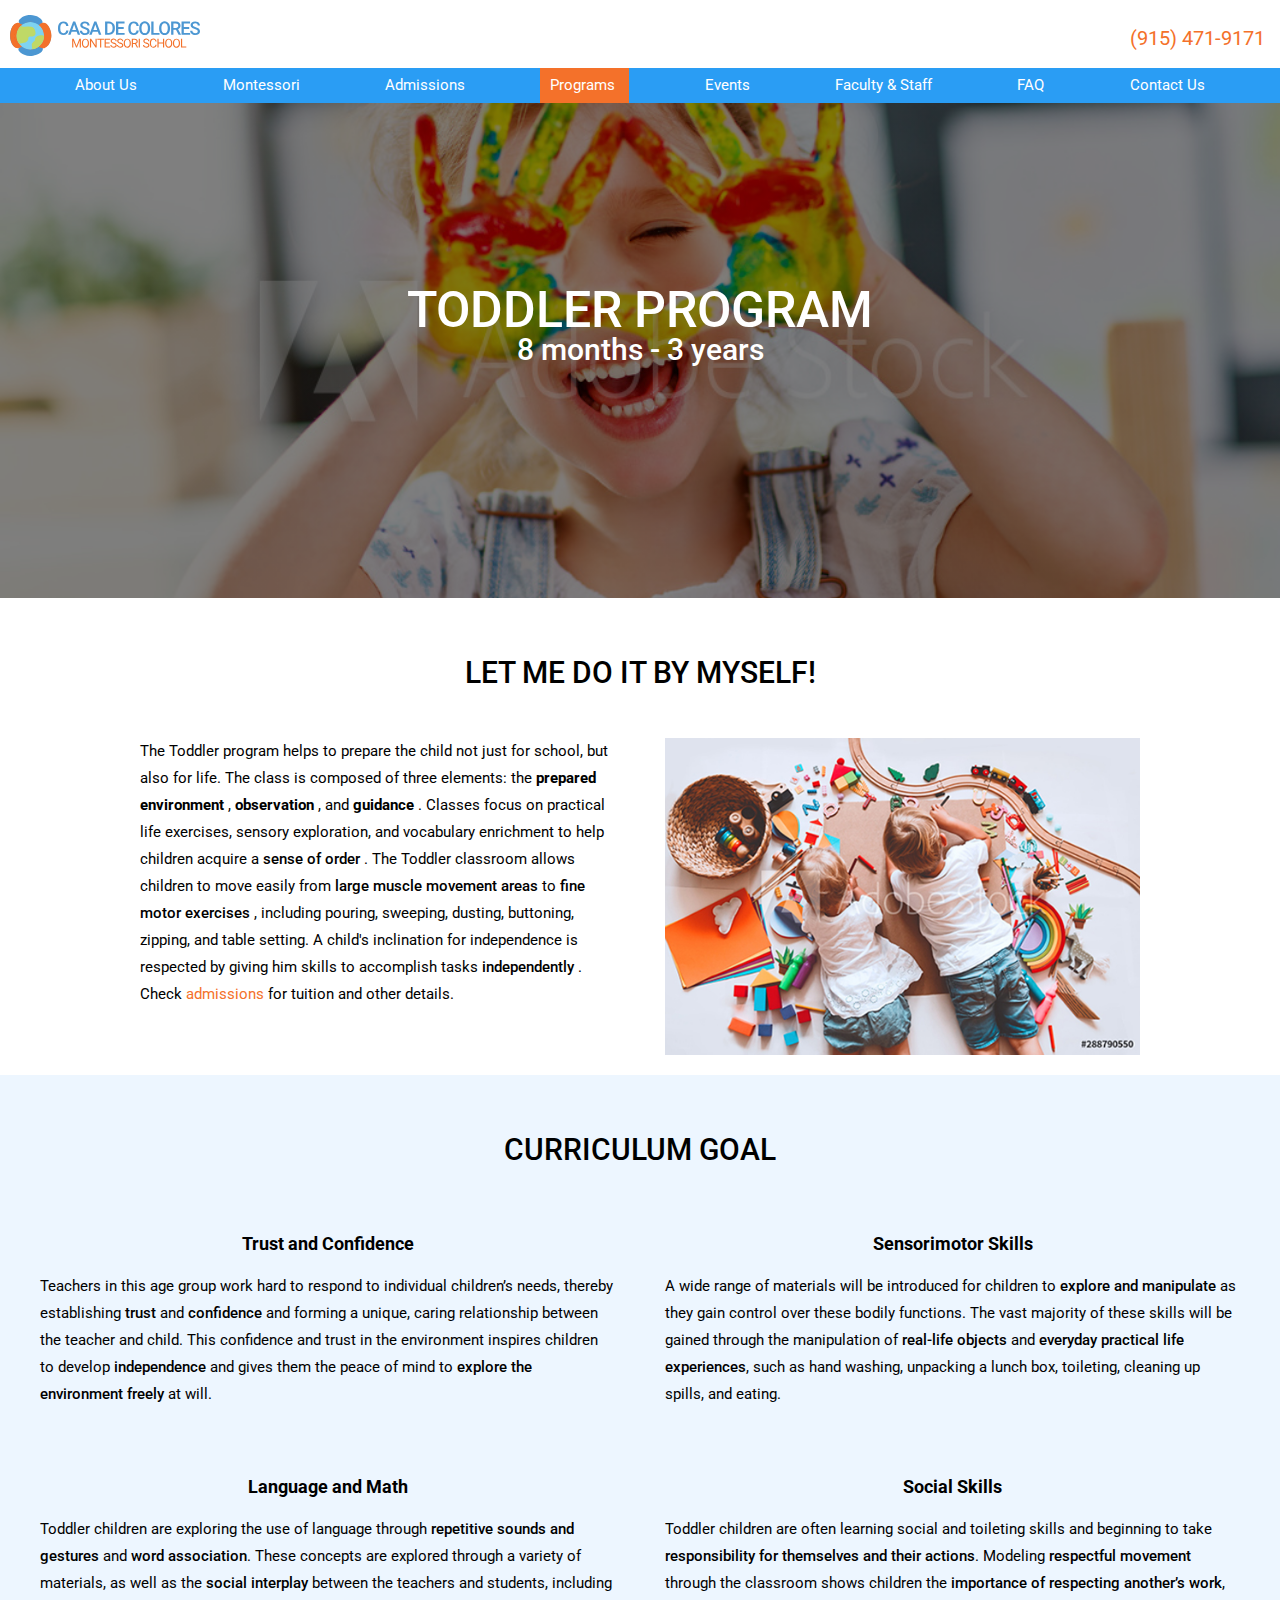
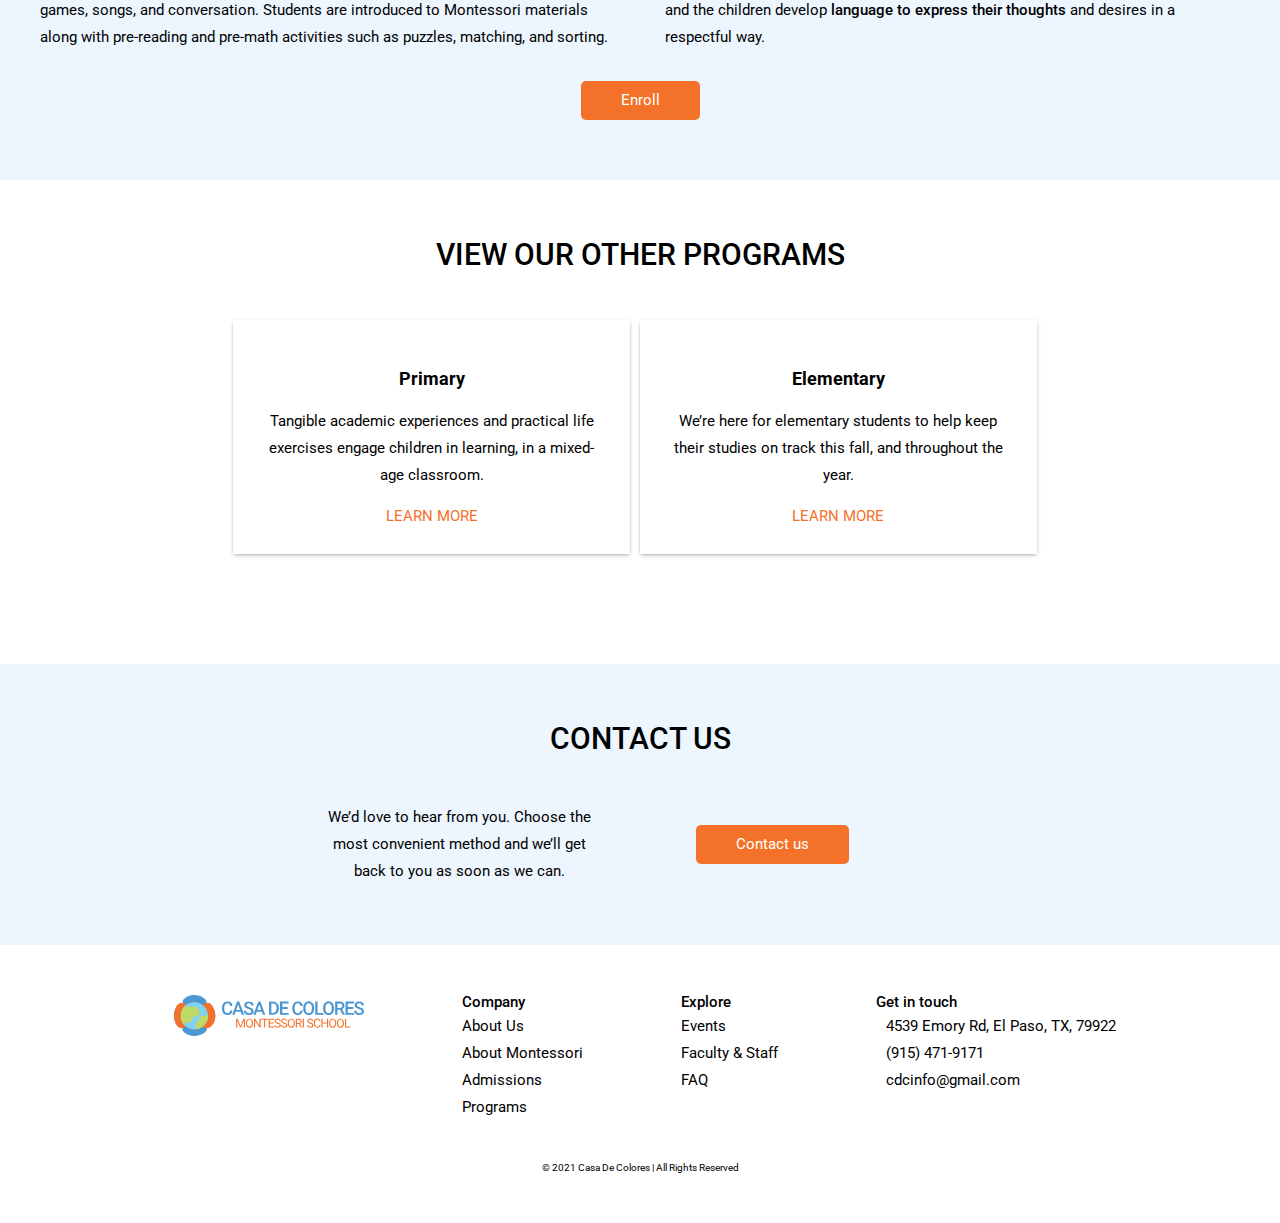
<file: pages/toddler.html>
<!DOCTYPE html>
<html lang="en">
  <head>
    <meta charset="UTF-8" />
    <meta name="viewport" content="width=device-width, initial-scale=1.0" />
    <meta name="description" content="The Toddler program at Casa de Colores Montessori helps to prepare the child not just for school, but also for life. Children do not need to be toilet-trained to participate, as toilet-training is an integral part of our Toddler program. " />
    <title>Program: Toddler</title>
    <link rel="preconnect" href="https://fonts.gstatic.com" />
    <link
      href="https://fonts.googleapis.com/css2?family=Roboto:ital,wght@0,100;0,300;0,400;0,500;0,700;0,900;1,100;1,300;1,400;1,500;1,700;1,900&display=swap"
      rel="stylesheet"
    />
    <link
      rel="stylesheet"
      href="https://pro.fontawesome.com/releases/v5.10.0/css/all.css"
      integrity="sha384-AYmEC3Yw5cVb3ZcuHtOA93w35dYTsvhLPVnYs9eStHfGJvOvKxVfELGroGkvsg+p"
      crossorigin="anonymous"
    />
    <link rel="shortcut icon" type="image/jpg" href="../images/iconCase.png" />
    <link rel="stylesheet" href="../css/main.css" />
  </head>
  <body id="toddler">
    <header>
      <nav class="hat">
        <a href="../index.html"
          ><img src="../images/casadelogo_updated.svg" alt="logo"
        /></a>
        <label for="showMenu" class="showMenu">
          <span class="fa fa-bars" aria-hidden="true"></span
        ></label>
        <input type="checkbox" name="menu" id="showMenu" role="button" />
        <p class="phoneNum hiddenOnMobile">(915) 471-9171</p>
        <div class="clearIt"></div>
        <ul class="menu">
          <li><a href="aboutUs.html">About Us</a></li>
          <li><a href="montessori.html">Montessori</a></li>
          <li><a href="admissions.html">Admissions</a></li>
          <li>
            <a class="currentPage">Programs <span class="fas fa-caret-down"></span></a>
            <ul class="dropDown">
              <li><a href="#" class="subCurrentPage">Toddler</a></li>
              <li><a href="primary.html">Primary</a></li>
              <li><a href="elementary.html">Elementary</a></li>
            </ul>
          </li>

          <li><a href="events.html">Events</a></li>
          <li><a href="staff.html">Faculty &amp; Staff</a></li>
          <li><a href="faq.html">FAQ</a></li>
          <li><a href="contactUs.html">Contact Us</a></li>
        </ul>
      </nav>
    </header>
    <section class="hero">
      <div class="hero-text">
        <h1>TODDLER PROGRAM</h1>
        <h2>8 months - 3 years</h2>
      </div>
    </section>
    <main>
      <section class="container">
        <h2>LET ME DO IT BY MYSELF!</h2>
        <div class="doIt">
          <p>
            The Toddler program helps to prepare the child not just for school,
            but also for life. The class is composed of three elements: the  <span class="boldTx">prepared
              environment </span>,  <span class="boldTx">observation </span>, and  <span class="boldTx">guidance </span>. 
            Classes focus on practical life exercises, sensory exploration, and vocabulary enrichment to
            help children acquire a <span class="bold500">sense of order </span>. The Toddler classroom allows
            children to move easily from <span class="bold500">large muscle movement areas</span> to <span class="bold500">fine
              motor exercises </span>, including pouring, sweeping, dusting, buttoning,
            zipping, and table setting. A child's inclination for independence
            is respected by giving him skills to accomplish tasks <span class="bold500">independently </span>.
            Check <a href="admissions.html">admissions</a> for tuition and other
            details.
          </p>
          <img src="../images/kindergarten.jpg" alt="kindergarten kids" />
        </div>
      </section>

      <section class="curriculum">
        <h2>CURRICULUM GOAL</h2>
        <div class="curriculumPoints">
          <div>
            <h4>Trust and Confidence</h4>
            <p>
              Teachers in this age group work hard to respond to individual
              children’s needs, thereby establishing <span class="bold500">trust</span> and
               <span class="bold500">confidence</span> and
              forming a unique, caring relationship between the teacher and
              child. 
              <!-- Through their trial and error, children begin to develop a
              sense of self-control and self-confidence through the support and
              feedback of this trusted individual.  -->
              This confidence and trust in
              the environment inspires children to develop <span class="bold500">independence </span> and
              gives them the peace of mind to <span class="bold500">explore the environment freely</span> at
              will.
            </p>
          </div>

          <div>
            <h4>Sensorimotor Skills</h4>
            <p>
              <!-- Gross motor skills such as climbing, throwing, kicking, walking,
              and running will be refined in the Toddler program, as well as
              fine motor skills such as grasping, pinching, catching, poking,
              pulling, and handling.  -->
              A wide range of materials will be
              introduced for children to <span class="bold500">explore and manipulate</span> as they gain
              control over these bodily functions. The vast majority of these
              skills will be gained through the manipulation of <span class="bold500">real-life
                objects</span> and <span class="bold500">everyday practical life experiences</span>, such as hand
              washing, unpacking a lunch box, toileting, cleaning up spills, and
              eating.
            </p>
          </div>

          <div>
            <h4>Language and Math</h4>
            <p>
              Toddler children are exploring the use of language through
              <span class="bold500">repetitive sounds and gestures</span> and 
              <span class="bold500">word association</span>. These
              concepts are explored through a variety of materials, as well as
              the <span class="bold500">social interplay</span> between the teachers and students, including
              games, songs, and conversation. 
              Students are introduced to Montessori materials along with pre-reading
              and pre-math activities such as puzzles, matching, and sorting.
            </p>
          </div>

          <div>
            <h4>Social Skills</h4>
            <p>
              Toddler children are often learning social and toileting skills
              and beginning to take <span class="bold500">responsibility for themselves and their
                actions</span>. 
              <!-- Besides, the toddler classroom in our Montessori school
              is intimate, limited, and forgiving for students who are newly
              learning the cognitive, physical, social, and emotional
              expectations of our Toddler environment.  -->
              Modeling <span class="bold500">respectful
              movement</span> through the classroom shows children the <span class="bold500">importance of
              respecting another’s work</span>, and the children develop <span class="bold500">language to
              express their thoughts</span> and desires in a respectful way.
            </p>
          </div>
        </div>

        <a href="admissions.html" class="button enroll">Enroll</a>
      </section>
      <section class="other programs link2">
        <h2>VIEW OUR OTHER PROGRAMS</h2>
        <div>
          <article class="programCard">
            <i class="fab fa-earlybirds"></i>
            <h4>Primary</h4>
            <p>
              Tangible academic experiences and practical life exercises engage
              children in learning, in a mixed-age classroom.
            </p>
            <a href="primary.html">LEARN MORE</a>
          </article>
          <article class="programCard">
            <i class="fas fa-dove"></i>
            <h4>Elementary</h4>
            <p>
              We’re here for elementary students to help keep their studies on
              track this fall, and throughout the year.
            </p>
            <a href="elementary.html">LEARN MORE</a>
          </article>
        </div>
      </section>

      <section class="contactUs">
        <h2>CONTACT US</h2>
        <div>
          <p>
            We’d love to hear from you. Choose the most convenient method and
            we’ll get back to you as soon as we can.
          </p>
          <a href="contactUs.html" class="button">Contact us</a>
        </div>
      </section>
    </main>

    <footer>
      <div class="flexContainer">
        <a href="../index.html" class="hiddenLogo"
          ><img src="../images/casadelogo_updated.svg" alt="logo"
        /></a>
        <div>
          <h5>Company</h5>
          <ul>
            <li><a href="aboutUs.html">About Us</a></li>
            <li><a href="montessori.html">About Montessori</a></li>
            <li><a href="admissions.html">Admissions</a></li>
            <li><a href="../index.html#programs">Programs</a></li>
          </ul>
        </div>
        <div>
          <h5>Explore</h5>
          <ul>
            <li><a href="events.html">Events</a></li>
            <li><a href="staff.html">Faculty &amp; Staff</a></li>
            <li><a href="faq.html">FAQ</a></li>
          </ul>
        </div>
        <div>
          <h5>Get in touch</h5>
          <ul>
            <li>
              <a
                href="http://maps.google.com/?q=4539EmoryRd,ElPaso,TX79922"
                target="_blank"
                ><i class="fas fa-school addressIcon"></i> 4539 Emory Rd, El
                Paso, TX, 79922</a
              >
            </li>
            <li>
              <a href=""
                ><i class="fas fa-phone-alt addressIcon"></i> (915) 471-9171</a
              >
            </li>
            <li>
              <a href="mailto:test@gmail.com"
                ><i class="fas fa-envelope addressIcon"></i>
                cdcinfo@gmail.com</a
              >
            </li>
            <li>
              <a
                href="https://www.facebook.com/casadecoloresmontessorischool/"
                target="_blank"
                class="socialLinks"
                ><i class="fab fa-facebook-square"></i>
              </a>
              <a
                href="https://www.youtube.com/watch?v=M-gVvZ0uZRU&ab_channel=LernvideosundVortr%C3%A4ge"
                target="_blank"
                class="socialLinks"
                ><i class="fab fa-youtube"></i
              ></a>
              <a
                href="https://twitter.com/montessoripei?lang=en"
                target="_blank"
                class="socialLinks"
                ><i class="fab fa-twitter-square"></i
              ></a>
            </li>
          </ul>
        </div>
      </div>
      <small>&copy; 2021 Casa De Colores | All Rights Reserved</small>
    </footer>
  </body>
</html>
</file>
<file: css/main.css>
/******************************************************
            TABLE OF CONTENTS
-----------------------------------------
  - 01: Color and Buttons info
  - 02: CSS RESET
  - 03: GLOBAL STYLES
  - 04: HEADER AND NAV
    * 02.1: NAV RULES (full screeen nav and hamburger menu)
    * 02.2: HEADER - HERO
  - 03: GENERIC SELECTORS (shared page class styles)
  - 05: MAIN BODY CONTENT
  - 06: LANDING PAGE
    * 06.1 LANDING: hero section
    * 06.2 LANDING: program section
    * 06.3 LANDING: About Us section
    * 06.4 LANDING: testimonies section
    * 06.5 LANDING: contact us section
  - 07 - FOOTER
  - 08: STAFF AND FACULTY PAGE
  - 09: PRIMARY PAGE
  - 10: ELEMENTARY PAGE
  - 11: TODDLER PAGE
  - 12: ADMISSIONS PAGE
  - 13: ABOUT SCHOOL PAGE
  - 14: ABOUT MONTESSORI
  - 15: FAQ
  - 16: CONTACT US
  - 17: EVENTS
  - ...
******************************************************/

/******************************************************
  01: COLOR AND BUTTONS GUIDELINES
******************************************************/

/* COLOR GIUDE:  
- orange: #f4712a;
- bright blue: #2a9df4;
- light blue (background): #edf6ff;
*/

/* BUTTONS: 
- regular { 
    background-color: #f4712a; orange
    color: #fff;
};
- onHover { 
    background-color: #2a9df4;  dark-blue
    color: #fff;
};
- onClick { 
    background-color: #edf6ff;  light-blue
    color: #2a9df4; dark-blue
};
*/

/******************************************************
            02: CSS RESET (ERIC MEYER, MODIFIED)
******************************************************/

/* http://meyerweb.com/eric/tools/css/reset/ 
   v2.0 | 20110126
   License: none (public domain)
*/

* {
  /* universal selector */
  margin: 0;
  padding: 0;
  border: 0;
  font-size: 100%;
  box-sizing: border-box;
  vertical-align: baseline;
}
/* HTML5 display-role reset for older browsers */
article,
aside,
details,
figcaption,
figure,
footer,
header,
hgroup,
menu,
nav,
section,
main {
  display: block;
}
body {
  line-height: 1;
}
ol,
ul {
  list-style: none;
}

/******************************************************
            03: GLOBAL STYLES
******************************************************/

html {
  /* font is a shorthand property */
  font: 10px "Roboto", sans-serif;
}

h1 {
  /* type selector */
  font-size: 4rem;
}

h2 {
  font-size: 2.5rem;
  font-weight: 500;
  margin-bottom: 50px;
  text-align: center;
}

h4 {
  font-size: 1.8rem;
  margin: 20px;
}

h5 {
  font-size: 1.5rem;
  font-weight: 500;
  margin: 8px auto 3px;
}

p {
  font-size: 1.5rem;
  line-height: 1.8;
}

img {
  max-width: 100%;
  height: auto;
}

a {
  text-decoration: none;
}

ul {
  list-style-type: none; /* Remove bullets */
  padding: 0;
  margin: 0;
}

.lightBlueBg {
  /* class selector*/
  background-color: #edf6ff;
}

.boldTx {
  font-weight: bold;
}

.bold500 {
  font-weight: 500;
}

/******************************************************
            04: HEADER AND NAV
******************************************************/

nav {
  padding-top: 15px;
}

nav img {
  /* descendant selector */
  width: 200px;
  padding-left: 10px;
  padding-bottom: 10px;
}
nav p {
  color: #f4712a;
  font-size: 2rem;
  float: right;
  padding: 5px 15px 0 0;
}

nav .currentPage {
  background-color: #f4712a;
  color: #fff;
}

nav .subCurrentPage {
  background-color: #edf6ff;
  color: #f4712a;
}

/* *** 04.1: NAV RULES (full screeen nav and hamburger menu) *** */

nav ul.menu {
  background-color: #2a9df4;
  text-align: center;
  /* padding: 10px 0; */
}

label {
  float: right;
  padding-right: 10px;
  text-align: right;
}

nav ul.menu li {
  font-size: 1.5rem;
}
nav li a {
  color: #fff;
  display: block;
  padding: 16px;
  font-size: 1.8rem;
  font-weight: 500;
}
/* nav li:first-of-type a {
    padding-top: 20px;
}
nav li:last-of-type a {
    padding-bottom: 20px;
} */
nav li a:hover {
  /* pseudo-class */
  background-color: #f4712a;
  color: #fff;
}
nav li a:active {
  background-color: #edf6ff;
  color: #f4712a;
}

.clearIt {
  clear: both;
}

nav ul {
  display: none;
}

nav input[type="checkbox"]:checked ~ ul.menu {
  /* sibling selector (~) */
  display: block;
}

nav input[type="checkbox"] {
  display: none;
}

.fa-bars {
  color: #000;
  font-size: 3em;
}

.hiddenOnMobile {
  display: none;
}
.fa-caret-down {
  display: none;
}

nav ul li ul {
  display: block;
}

nav ul li ul a {
  font-weight: 300;
}

@media screen and (min-width: 664px) {
  label {
    display: none;
  }
  .hiddenOnMobile {
    display: block;
  }

  /* fixes bug when drop down menu is still open when resized to a larger screen*/
  nav input[type="checkbox"]:checked ~ ul.menu {
    display: flex;
  }

  nav ul li a {
    font-size: 1.3rem;
    font-weight: 400;
    padding: 10px;
  }

  nav ul.menu {
    display: flex;
    justify-content: space-evenly;
  }

  .fa-caret-down {
    display: inline-block;
  }

  nav ul li {
    position: relative;
  }

  nav ul li ul {
    background-color: #2a9df4;
    color: #fff;
    display: none;
    padding: 0;
    position: absolute;
    left: -21px;
    margin-top: 0;
    opacity: 0.9;
    width: 150px;
  }
  nav ul li ul a {
    font-weight: inherit;
  }
  nav ul li ul a:hover {
    background-color: #f4712a;
  }
  nav ul li ul a:active {
    background-color: #edf6ff;
    color: #f4712a;
  }

  nav ul li:hover ul,
  nav ul li ul:hover {
    display: block;
    /* z-index - because of the background image */
    z-index: 1;
  }
}

/* *** 04.2: HEADER - HERO *** */

h1 {
  /* font: medium 25px; shorthand doesn't work*/
  font-size: 3rem;
  font-weight: 500;
}

#landing .hero h2 {
  /* id selector*/
  /* font: regular 20px; shorthand doesn't work*/
  font-size: 2rem;
  font-weight: 400;
}

.button {
  /* class selector */
  display: inline-block;
  background-color: #f4712a;
  border-radius: 5px;
  border: none;
  color: #fff;
  font-size: 1.5rem;
  padding: 12px 0;
  width: 100%;
  text-align: center;
}

.button:hover {
  background-color: #2a9df4;
  color: #fff;
}

.button:active {
  background-color: #edf6ff;
  color: #2a9df4;
  border: 1px solid #2a9df4;
}

@media screen and (min-width: 664px) {
  .button {
    background-color: #f4712a;
    border-radius: 5px;
    border: none;
    color: #fff;
    font-size: 1.5rem;
    padding: 12px 40px;
    width: auto;
  }
  h2 {
    font-size: 3rem;
  }

  #landing .hero h2 {
    font-size: 3rem;
  }
}

@media screen and (min-width: 724px) {
  nav ul li a {
    font-size: inherit;
  }
}

/******************************************************
            05: MAIN BODY CONTENT
******************************************************/

.container {
  max-width: 1200px;
}

main section {
  margin: 0 auto;
  padding: 60px 20px;
  text-align: center;
}

/******************************************************
            06: LANDING PAGE
******************************************************/

/* *** 06.1 hero section *** */
/* fixes hero img height */
body,
html {
  height: 100%;
}

.hero {
  /* Position and center the image to scale nicely on all screens */
  background: linear-gradient(rgba(0, 0, 0, 0.5), rgba(0, 0, 0, 0.5)),
    url("../images/landing_hero.jpeg") no-repeat center;
  background-size: cover;
  display: flex;
  height: 40%;
  position: relative;
}

.hero-text {
  color: white;
  flex-direction: column;
  text-align: center;
  margin: auto;
}

#landing .hero button {
  margin-top: 18px;
}
#landing .hero h2 {
  margin-top: 5px;
}

@media screen and (min-width: 664px) {
  .hero {
    height: 45%;
  }
  h1 {
    font-size: 50px;
  }
}
@media screen and (min-width: 768px) {
  .hero {
    height: 50%;
  }
}
@media screen and (min-width: 992px) {
  .hero {
    height: 55%;
  }
}
@media screen and (min-width: 1120px) {
  .hero {
    height: 60%;
  }
}
@media screen and (min-width: 1240px) {
  .hero {
    height: 55%;
  }
}
@media screen and (min-width: 1440px) {
  .hero {
    height: 60%;
  }
}

/* *** 06.2 LANDING: program section *** */

.programCard {
  padding: 30px;
}

.link > a {
  /* child Selector (>)*/
  color: #f4712a;
  display: inline-block;
  margin-top: 0;
}
.link a:hover {
  color: #2a9df4;
}

.programCard img,
.programCard i {
  width: 50px;
}
.programCard i {
  font-size: 50px;
  color: #2a9df4;
}
main a {
  color: #f4712a;
  display: block;
  font-size: 1.5rem;
  margin-top: 20px;
}
main a:hover {
  color: #2a9df4;
}

.programs div {
  display: flex;
  flex-direction: column;
  margin-bottom: 50px;
  /* justify-content: space-between; */
}

.programCard {
  box-shadow: rgba(50, 50, 93, 0.25) 0px 2px 5px -1px,
    rgba(0, 0, 0, 0.3) 0px 1px 3px -1px;
}

.programCard:nth-child(2) {
  margin: 10px 0;
}

/* *** 06.3 LANDING: About Us section *** */

section.aboutUs,
.contactUs {
  background-color: #edf6ff;
}
section.aboutUs p {
  margin: 0 auto;
  max-width: 626px;
  text-align: left;
}

/* *** 06.4 LANDING: testimonies section *** */

.testimonies img {
  max-width: 150px;
}

.testimonies i {
  color: #2a9df4;
  display: block;
  font-size: 30px;
  margin: 25px 0;
}

.testimonies p:first-of-type {
  font-style: italic;
  margin-bottom: 15px;
}

.testimonies article .leftTx p {
  text-align: right;
}

.testimonies article .leftTx p:first-of-type {
  text-align: right;
  margin-bottom: 0;
}

/* remove the last article on mobile view */
.testimonies article:last-of-type {
  display: none;
}
.testimonies article:nth-child(2) {
  margin: 50px 0;
}

/* *** 06.5 LANDING: contact us section *** */

@media screen and (min-width: 664px) {
  .programs div {
    flex-direction: row;
    justify-content: space-between;
  }
  .testimonies article:nth-child(2) {
    margin: 0;
  }
  .programCard {
    width: 32%;
  }

  .programCard:nth-child(2) {
    margin: 0 10px;
  }
  .testimonies article {
    max-width: 30%;
  }
  /* .testimonies p {
    text-align: justify;
  } */

  .contactUs div {
    display: flex;
    margin: 0 auto;
    max-width: 626px;
  }
  .contactUs div p {
    max-width: 264px;
  }
  .contactUs div a {
    display: inline-block;
    /* max-width: 40%; */
    margin: auto;
  }
}

@media screen and (min-width: 992px) {
  .testimonies article:last-of-type {
    display: block;
  }
  .testimonies article {
    max-width: 20%;
  }
}

/******************************************************
            07: FOOTER
******************************************************/

footer {
  font-size: 1.5rem;
  max-width: 992px;
  margin: 50px auto;
  /* margin bottom doesn't work for me */
  padding: 0 20px 50px;
  text-align: center;
}

footer img {
  padding-left: 10px;
  padding-bottom: 10px;
  width: 200px;
}

footer li {
  line-height: 1.8;
}

footer li a {
  color: #000;
}
footer li a:hover {
  color: #f4712a;
}
footer li a:active {
  color: #2a9df4;
}

footer .addressIcon {
  margin-right: 10px;
}

footer .socialLinks i {
  font-size: 3rem;
  padding-top: 5px;
}
footer .fa-facebook-square,
.fa-twitter-square,
.fa-youtube:hover {
  color: #2a9df4;
}
footer .fa-facebook-square:hover,
.fa-twitter-square:hover {
  color: #f4712a;
}
footer .fa-youtube {
  color: #f4712a;
  margin: 0 15px;
}

footer small {
  display: block;
  font-size: 1rem;
  padding-top: 15px;
}

@media screen and (min-width: 664px) {
  .hiddenLogo {
    display: none;
  }
  footer .flexContainer {
    display: flex;
    justify-content: space-between;
    text-align: left;
  }
}
@media screen and (min-width: 810px) {
  .hiddenLogo {
    display: block;
  }
  footer h5 {
    margin-top: 0;
  }
}

/******************************************************
  08: STAFF AND FACULTY PAGE
******************************************************/

#staff .hero {
  background: linear-gradient(rgba(0, 0, 0, 0.5), rgba(0, 0, 0, 0.5)),
    url("../images/staff2.svg") no-repeat center;
  background-size: cover;
}
.facultyWrapper {
  background-color: #edf6ff;
  padding: 25px;
}
#aboutFaculty {
  background: #fff;
  margin-bottom: 20px;
}
.facultyDetails {
  background: #fff;
  box-shadow: rgba(50, 50, 93, 0.25) 0px 2px 5px -1px,
    rgba(0, 0, 0, 0.3) 0px 1px 3px -1px;
  margin-bottom: 15px;
  padding: 30px 15px 30px 15px;
}
.facultyImage {
  text-align: center;
}
.facultyImage p {
  font-weight: 500;
}
.facultyDesc p {
  text-align: left;
}
.join a {
  display: inline;
}
@media screen and (min-width: 724px) {
  .facultyWrapper {
    display: flex;
    flex-flow: row wrap;
    justify-content: space-between;
  }
  .facultyDetails {
    display: flex;
    flex: 0 0 48%;
  }
  .facultyImage {
    flex: 0 0 30%;
    padding: 5px 10px 5px 5px;
  }
  .facultyImage img {
    width: 70%;
  }
  .maxWidth {
    max-width: 626px;
  }
}

/******************************************************
            09: PRIMARY PROGRAM
******************************************************/
#primary .hero {
  background: linear-gradient(rgba(0, 0, 0, 0.5), rgba(0, 0, 0, 0.5)),
    url("../images/heroPrimary.jpeg") no-repeat center;
  background-size: cover;
}
.doIt {
  max-width: 1000px;
  margin: auto;
}
.doIt p,
.curriculum p {
  text-align: left;
}
.doIt a {
  display: inline;
}
/*
.doIt p{
  margin-bottom: 50px;
}
*/
.doIt img {
  display: none;
}
.curriculum {
  background-color: #edf6ff;
}
.curriculum div {
  padding-top: 20px;
}
.curriculum div:first-of-type {
  padding-top: 0;
}
.enroll {
  margin-top: 30px;
}

@media screen and (min-width: 664px) {
  #primary .programs div {
    justify-content: center;
  }
}

@media screen and (min-width: 768px) {
  .doIt {
    display: grid;
    grid-template-columns: repeat(2, 1fr);
    grid-gap: 50px;
  }
  
  .doIt img {
    display: block;
  }
  .curriculumPoints {
    max-width: 1200px;
    margin: auto;
    display: grid;
    grid-template-columns: repeat(2, 1fr);
    grid-gap: 50px;
  }
  .curriculum div {
    padding-top: 0px;
  }
  .curriculumPoints p {
    text-align: left;
  }
}

/******************************************************
            10: ELEMENTARY PROGRAM
******************************************************/
#elementary .hero {
  background: linear-gradient(rgba(0, 0, 0, 0.5), rgba(0, 0, 0, 0.5)),
    url("../images/elementaryHero.jpeg") no-repeat center;
  background-size: cover;
}

@media screen and (min-width: 664px) {
  #elementary .programs div {
    justify-content: center;
  }
}

/******************************************************
            11: TODDLER PROGRAM
******************************************************/

#toddler .hero {
  background: linear-gradient(rgba(0, 0, 0, 0.5), rgba(0, 0, 0, 0.5)),
    url("../images/hands.jpeg") no-repeat center;
  background-size: cover;
}
@media screen and (min-width: 664px) {
  #toddler .programs div {
    justify-content: center;
  }
}

/******************************************************
            12: ADMISSIONS PAGE
******************************************************/

#admissions .hero {
  /* Position and center the image to scale nicely on all screens */
  background: linear-gradient(rgba(0, 0, 0, 0.5), rgba(0, 0, 0, 0.5)),
    url("../images/admission1.jpeg") no-repeat center;
  background-size: cover;
}
.admission div {
  display: flex;
  flex-wrap: wrap;
}
.admission div .programCard {
  margin: 0 auto 20px;
}
.twoCols,
.quesCols {
  display: flex;
  flex-direction: column;
}
#admissions .container {
  max-width: 979px;
}
.twoCols ul,
.quesCols ul,
.quesCols p {
  text-align: justify;
  margin-bottom: 20px;
}
.twoCols ul li,
.quesCols ul li {
  font-size: 1.5em;
  line-height: 1.8;
}

.cardSmText {
  margin-top: 15px;
  font-size: 1.1em;
  line-height: 1;
  color: #545454;
}

#admissions .forms ul li {
  line-height: 0.5;
}
#admissions .forms a {
  font-size: 1em;
}

@media screen and (min-width: 664px) {
  .twoCols .imgParent {
    width: 52%;
  }
  #admissions .forms .imgParent {
    width: 50%;
    margin-top: 16px;
  }
  #admissions .forms ul {
    width: 48%;
    padding-left: 60px;
  }

  .twoCols,
  .quesCols {
    flex-direction: row;
    margin: 0 auto;
    justify-content: space-between;
  }
  .twoCols ul {
    width: 45%;
  }
  .twoCols ul li {
    line-height: 1.5;
  }

  .quesCols article {
    width: 48%;
  }
}
@media screen and (min-width: 682px) {
  .twoCols .imgParent {
    width: 50%;
  }

  .twoCols ul li {
    line-height: 1.8;
  }
}
@media screen and (min-width: 800px) {
  .twoCols .imgParent {
    width: 47%;
  }
}
@media screen and (min-width: 887px) {
  .twoCols .imgParent {
    width: 45%;
  }
}

/******************************************************
  13: ABOUT SCHOOL PAGE
******************************************************/
#aboutUs .hero {
  background: linear-gradient(rgba(0, 0, 0, 0.5), rgba(0, 0, 0, 0.5)),
    url("../images/aboutSchool.jpeg") no-repeat center;
  background-size: cover;
}

.mission p {
  margin: 0 auto;
  max-width: 626px;
}
.whyCasa {
  text-align: left;
}

.ourTeam,
.mission {
  background-color: #edf6ff;
}
.ourTeam a {
  text-align: center;
}
.ourTeam article {
  text-align: left;
}
.ourValues article {
  text-align: left;
}
.aboutDesc img {
  display: none;
}
.aboutDesc a {
  display: inline;
}
.whyCasa .keyPoints ul {
  list-style-type: disc;
  font-size: 1.5rem;
  line-height: 1.8;
  margin-left: 45px;
}

#aboutUs .whyCasa,
#aboutUs .ourValues,
.ourTeamContainer,
#aboutUs .programs {
  max-width: 950px;
  margin: auto;
}
@media screen and (min-width: 664px) {
  .aboutDesc {
    display: flex;
    margin: 0 auto;
    justify-content: space-between;
  }

  .aboutDesc img {
    display: block;
    flex: 0 0 40%;
    width: 40%;
    height: 40%;
  }

  .whyCasa article {
    flex: 0 0 50%;
  }
  .whyCasa .keyPoints,
  .ourValues .aboutDesc img {
    margin-left: 25px;
  }

  .ourTeam img {
    margin-right: 25px;
  }
}

/******************************************************
  14: ABOUT MONTESSORI
******************************************************/
#aboutMontessori .hero {
  background: linear-gradient(rgba(0, 0, 0, 0.5), rgba(0, 0, 0, 0.5)),
    url("../images/heroAboutMontessori.jpeg") no-repeat center;
  background-size: cover;
}
.ulStyles {
  list-style-type: disc;
  margin-left: 45px;
}
.ulStyles li {
  font-size: 1.5rem;
  line-height: 1.8;
  text-align: left;
}
.sectionQuote,
.sectEduAtCDC {
  background-color: #edf6ff;
}

.sectionQuote blockquote {
  font-weight: 500;
  font-style: italic;
}
blockquote footer {
  text-align: right;
  margin-bottom: 0;
  margin-top: 20px;
  padding-bottom: 0;
}

#aboutMontessori .sectWhyMont,
.sectAboutMont,
.ourEduAtCDCContainer,
.sectMontVsTrad {
  max-width: 950px;
  margin: auto;
}
#aboutMontessori blockquote {
  max-width: 626px;
  margin: auto;
}

.sectEduAtCDC img {
  margin-bottom: 25px;
}

.sectAboutMont {
  text-align: left;
}

@media screen and (min-width: 664px) {
  .sectWhyMont img {
    flex: 0 0 50%;
    /* margin-top: 9px; */
  }

  .sectEduAtCDC article {
    flex: 0 0 60%;
  }

  .sectAboutMont img {
    /* margin: 9px 0 0 50px;
    margin-left: 50px; */
    margin-left: 25px;
  }

  /* .sectWhyMont ul,
  .sectEduAtCDC ul {
    margin-left: 60px;
  } */
}

@media screen and (min-width: 800px) {
  .sectWhyMont img {
    flex: 0 0 40%;
  }
}

/******************************************************
  15: FAQ
******************************************************/

#faq .hero {
  background: linear-gradient(rgba(0, 0, 0, 0.5), rgba(0, 0, 0, 0.5)),
    url("../images/faqHero4.jpg") no-repeat center;
  background-size: cover;
}

.admissionFaq {
  background-color: #edf6ff;
}
.faqContainer {
  box-shadow: rgba(50, 50, 93, 0.25) 0px 2px 5px -1px,
    rgba(0, 0, 0, 0.3) 0px 1px 3px -1px;
  max-width: 1200px;
  margin: auto;
  background-color: #fff;
  padding-top: 20px;
  padding-bottom: 20px;
}

.faqContainer h4,
.faqContainer h5,
.faqContainer p {
  text-align: left;
  padding-left: 40px;
  padding-right: 40px;
}
/* .faqContainer p{
  padding: 0 40px 0;
} */
.faqContainer h4 {
  padding-top: 40px;
  padding-bottom: 10px;
  margin: 0;
}
.faqContainer h5 {
  font-style: italic;
  padding-top: 20px;
  padding-bottom: 5px;
}
.faqContainer h5:first-of-type {
  padding-top: 0;
}

@media screen and (min-width: 768px) {
  .faqContainer p,
  .faqContainer h5 {
    max-width: 992px;
    margin: auto;
  }
  .faqContainer h4 {
    max-width: 1100px;
    margin: auto;
  }
}

/******************************************************
  16: CONTACT US
******************************************************/

#contactUs .hero {
  background: linear-gradient(rgba(0, 0, 0, 0.5), rgba(0, 0, 0, 0.5)),
    url("../images/contact.jpeg") no-repeat center;
  background-size: cover;
}

.contact {
  margin: 0 auto;
}
.contact label {
  font-size: 1.5em;
  float: left;
}

.contact h5 {
  text-align: left;
}

.contact fieldset {
  border: 1px dashed #f4712a;
  padding: 2.5em 10px;
}

.contact fieldset legend {
  color: #f4712a;
  font-weight: 500;
  text-align: left;
  font-size: 1.3em;
}

.contact fieldset label {
  display: block;
}

.contact fieldset input,
select {
  padding: 0.75em;
  border: solid 1px #ccc;
  border-radius: 3px;
  margin: 0.3em 0 1em;
  width: 100%;
}

.contact form fieldset:first-of-type textarea {
  border: solid 1px #ccc;
  width: 100%;
  border-radius: 3px;
  margin-top: 0.3em;
}

.contact fieldset hr {
  margin: 0 0 10px;
}

.map iframe {
  width: 100%;
}
.formSection input[type="text"],
.formSection input[type="email"],
.formSection input[type="tel"],
.formSection textarea {
  font-size: 1.5rem;
}

/* checkbox */

.contact .checks input {
  width: inherit;
}

.contact .checks {
  display: flex;
  margin: 5px 0 15px;
  flex-wrap: wrap;
}
.contact .checks div {
  width: 40%;
}

/* dropdown menu */
#dropdownM {
  margin-bottom: 10px;
}

#dropdownM h5 {
  margin-bottom: 3px;
}

#select {
  padding: 0.75em;
  font-size: 1.5em;
}

/* radio buttons */
.radioWrapper {
  margin-bottom: 20px;
}

.radioWrap {
  width: 100%;
}

.map {
  margin-bottom: 20px;
}

.radioWrapper div {
  margin-top: 7px;
}

.radioWrap input {
  width: 20px;
}
.radioWrap label {
  display: inline-block;
}

/* submit button */

.contact input[type="submit"] {
  margin-top: 20px;
}

/* dropdown icons */

.mySelect {
  position: relative;
}

.mySelect:before {
  font-family: "Font Awesome 5 Free";
  content: "\f0dc";
  /* color: #ccc; */
  font-weight: 900;
  display: inline-block;
  position: absolute;
  right: 9px;
  top: 18px;
  pointer-events: none;
}

#dropdownM select {
  font-family: "Roboto", sans-serif;
  /* color: #ccc; */
  -moz-appearance: none;
  -webkit-appearance: none;
  appearance: none;
}

/* checkbox icons */

.checkSelect span {
  position: relative;
}

.checkSelect span:before {
  font-family: "Font Awesome 5 Free";
  content: "\f0c8";
  color: #ccc;
  font-size: 1.1em;
  display: inline-block;
  position: absolute;
  right: 10px;
  top: 2px;
}

.contact input[type="checkbox"] {
  opacity: 0;
  width: 22px;
  height: 22px;
  margin-top: -2px;
  margin-left: -1px;
}

.contact input[type="checkbox"]:checked ~ span:before {
  color: #f4712a;
  content: "\f14a";
  font-size: 1.1em;
  font-weight: 900;
}

/* custom radio buttons */
.radioWrapper span {
  position: relative;
  vertical-align: middle;
}
.radioWrapper span:before {
  display: inline-block;
  font-family: "Font Awesome 5 Free";
  content: "\f111";
  font-size: 1.1em;
  position: absolute;
  color: #ccc;
  right: 6px;
  top: 0;
}
.contact input[type="radio"] {
  opacity: 0;
  width: 22px;
  height: 22px;
  margin-top: -1px;
  margin-left: 1px;
}
.contact input[type="radio"]:checked ~ span:before {
  content: "\f192";
  color: #f4712a;
  font-size: 1.1em;
  font-weight: 900;
}

.m_twoCol {
  margin: 0 auto;
}
.m_twoCol a {
  display: inline-block;
  margin-top: 0;
}

.submitPar {
  width: 100%;
}

@media screen and (min-width: 664px) {
  .m_twoCol {
    display: flex;
  }
  .m_twoCol section {
    width: 45%;
  }
}

/******************************************************
  17: EVENTS
******************************************************/

#events .hero {
  background: linear-gradient(rgba(0, 0, 0, 0.5), rgba(0, 0, 0, 0.5)),
    url("../images/eventsHero.jpeg") no-repeat center;
  background-size: cover;
}
.container {
  padding-bottom: 20px;
}

.calendar {
  margin: auto;
  padding-top: 0;
  max-width: 100%;
  padding: 0 40px 40px;
}

.calendar iframe {
  height: 300px;
  width: 100%;

  border: solid 1px #777;
  height: 400px;
}
.eventsHeader {
  background-color: #edf6ff;
}

.upcomingEvents {
  max-width: 1200px;
  margin: auto;
  text-align: left;
}

.upcomingEvents div {
  box-shadow: rgba(50, 50, 93, 0.25) 0px 2px 5px -1px,
    rgba(0, 0, 0, 0.3) 0px 1px 3px -1px;
  max-width: 100%;
  background-color: #fff;
  padding-top: 20px;
  padding-bottom: 20px;
}
.upcomingEvents div p {
  padding-left: 20px;
}

@media screen and (min-width: 470px) {
  .calendar iframe {
    height: 400px;
  }
}
@media screen and (min-width: 664px) {
  .calendar iframe {
    height: 600px;
  }
}
@media screen and (min-width: 768px) {
  .calendar {
    max-width: 900px;
  }
  .calendar iframe {
    height: 750px;
  }
  .eventsHeader h2 {
    text-align: left;
  }
  .upcomingEvents div {
    max-width: 50%;
  }
}
</file>
